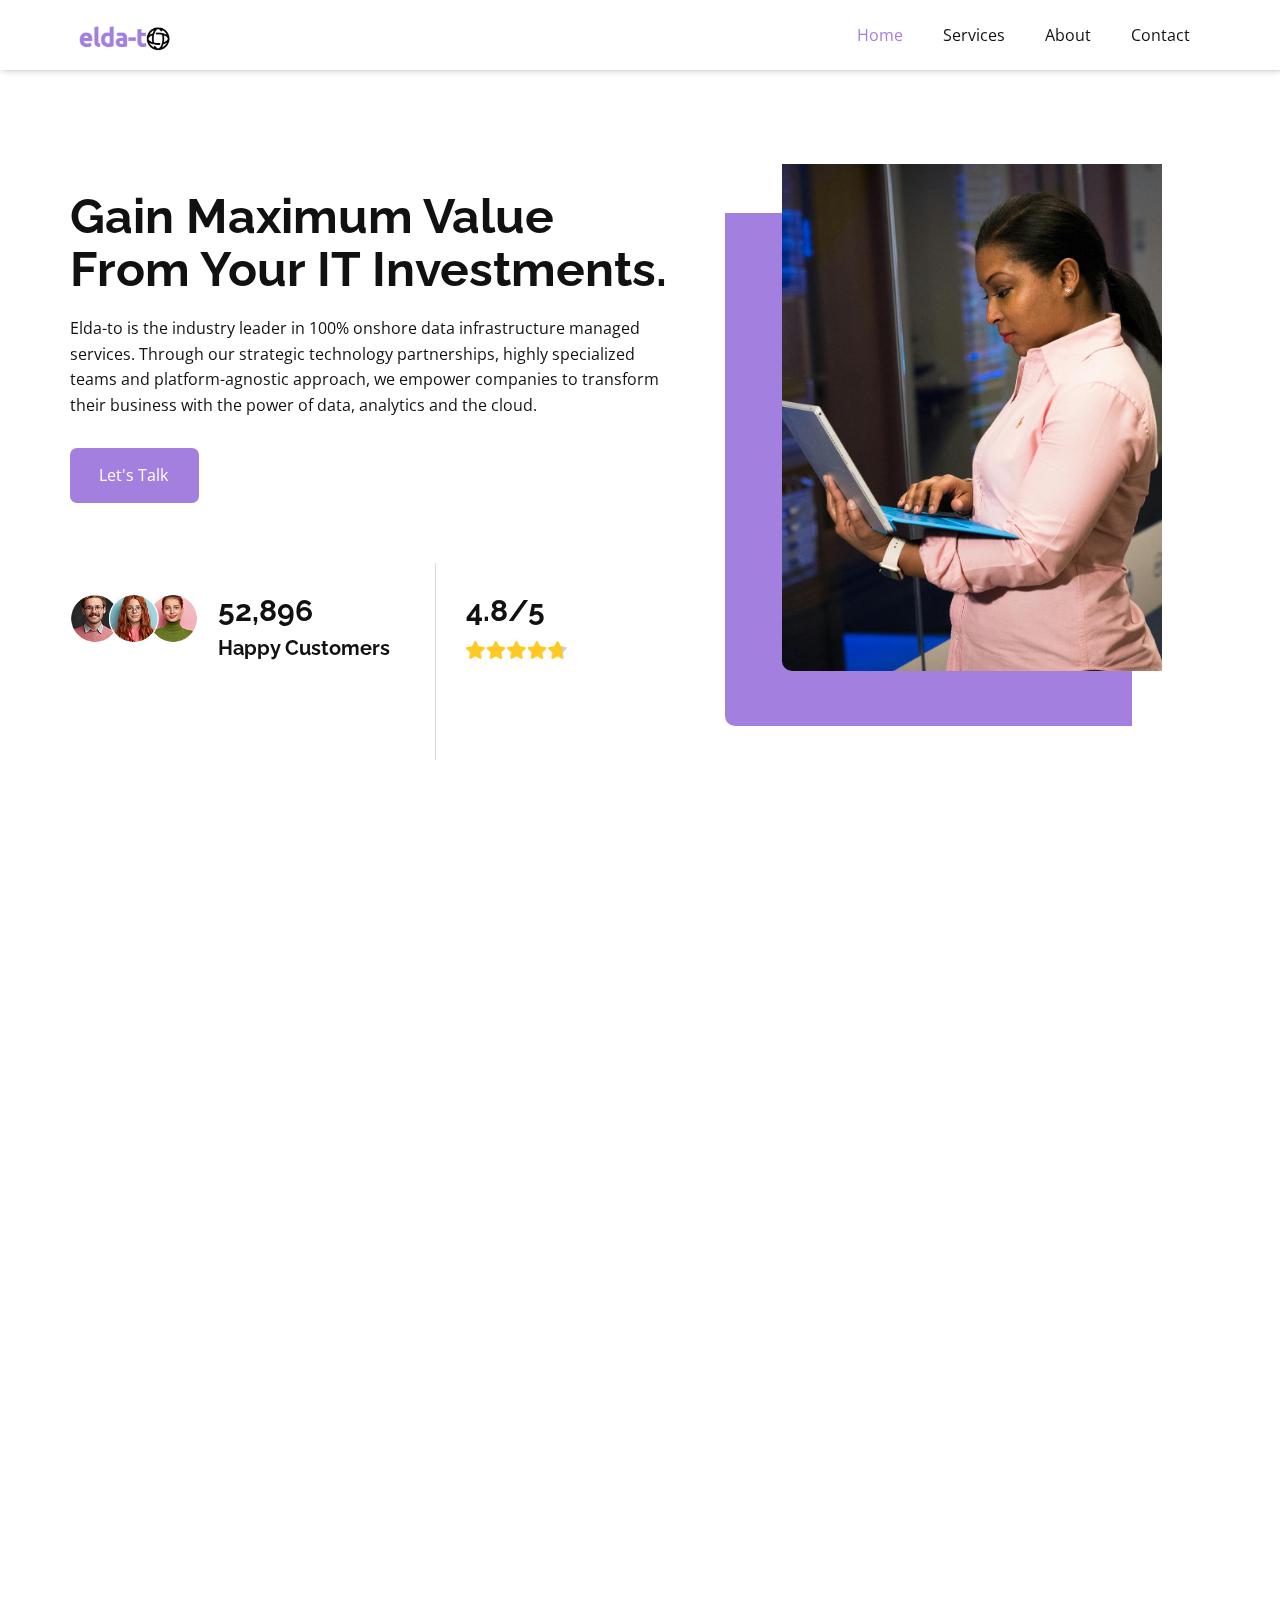
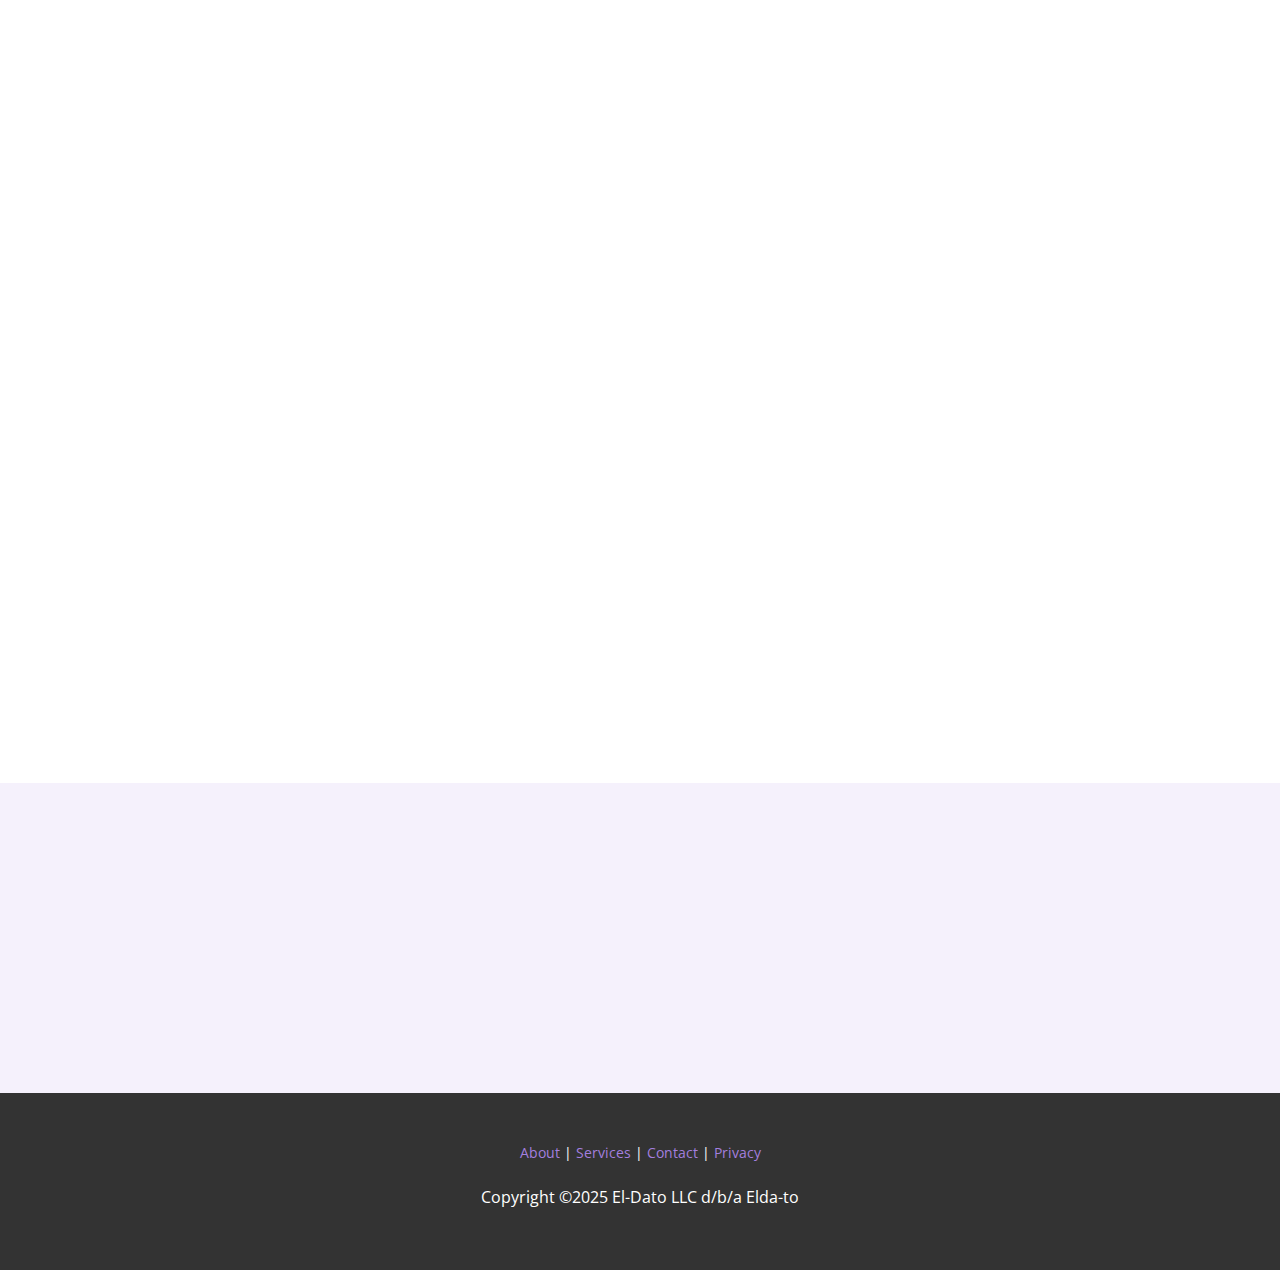
<file: index.html>
<!DOCTYPE html>
<html style="font-size: 16px;" lang="en-US"><head>
    <meta name="viewport" content="width=device-width, initial-scale=1.0">
    <meta charset="utf-8">
    <meta name="keywords" content="​We Provide Best Virtual Assistant Service, ​Simplify Your Work with a Virtual Assistant Company, ​Your Questions Answered, How It Works, Our Clients Say, ​Top Reasons to Partner With Us, ​Ready to Transform Your Productivity?, ​&nbsp;&nbsp;Let&amp;apos;s talk">
    <meta name="description" content="​Elda-to is the industry leader in 100% onshore data infrastructure managed services. Through our strategic technology partnerships, highly specialized teams and platform-agnostic approach, we empower companies to transform their business with the power of data, analytics and the cloud.">
    <title>Home</title>
    <link rel="stylesheet" href="nicepage.css" media="screen">
<link rel="stylesheet" href="index.css" media="screen">
    <script class="u-script" type="text/javascript" src="jquery.js" defer=""></script>
    <script class="u-script" type="text/javascript" src="nicepage.js" defer=""></script>
    <meta name="generator" content="Nicepage 7.2.3, nicepage.com">
    <link rel="icon" href="images/favicon.ico">
    
    
    
    
    
    
    <link id="u-theme-google-font" rel="stylesheet" href="https://fonts.googleapis.com/css?family=Raleway:100,100i,200,200i,300,300i,400,400i,500,500i,600,600i,700,700i,800,800i,900,900i|Open+Sans:300,300i,400,400i,500,500i,600,600i,700,700i,800,800i">
    <script type="application/ld+json">{
		"@context": "http://schema.org",
		"@type": "Organization",
		"name": "elda-to",
		"logo": "images/logo.png"
}</script>
    <meta name="theme-color" content="#a37fdf">
    <meta property="og:title" content="Home">
    <meta property="og:description" content="​Elda-to is the industry leader in 100% onshore data infrastructure managed services. Through our strategic technology partnerships, highly specialized teams and platform-agnostic approach, we empower companies to transform their business with the power of data, analytics and the cloud.">
    <meta property="og:type" content="website">
  <meta data-intl-tel-input-cdn-path="intlTelInput/"></head>
  <body data-home-page="Home.html" data-home-page-title="Home" data-path-to-root="./" data-include-products="false" class="u-body u-xl-mode" data-lang="en"><header class="u-box-shadow u-clearfix u-header u-sticky u-sticky-c739 u-white u-header" id="sec-5bce"><div class="u-clearfix u-sheet u-valign-middle u-sheet-1">
        <a href="./" data-page-id="727101543" class="u-image u-logo u-image-1" data-image-width="165" data-image-height="50" title="Home">
          <img src="images/logo.png" class="u-logo-image u-logo-image-1">
        </a>
        <nav class="u-menu u-menu-dropdown u-offcanvas u-menu-1">
          <div class="menu-collapse" style="font-size: 1rem; letter-spacing: 0px;">
            <a class="u-button-style u-custom-left-right-menu-spacing u-custom-padding-bottom u-custom-top-bottom-menu-spacing u-hamburger-link u-nav-link u-text-active-palette-1-base u-text-hover-palette-2-base" href="#">
              <svg class="u-svg-link" viewBox="0 0 24 24"><use xlink:href="#menu-hamburger"></use></svg>
              <svg class="u-svg-content" version="1.1" id="menu-hamburger" viewBox="0 0 16 16" x="0px" y="0px" xmlns:xlink="http://www.w3.org/1999/xlink" xmlns="http://www.w3.org/2000/svg"><g><rect y="1" width="16" height="2"></rect><rect y="7" width="16" height="2"></rect><rect y="13" width="16" height="2"></rect>
</g></svg>
            </a>
          </div>
          <div class="u-custom-menu u-nav-container">
            <ul class="u-nav u-unstyled u-nav-1"><li class="u-nav-item"><a class="u-button-style u-nav-link u-text-active-palette-1-base u-text-hover-palette-2-base" href="./" style="padding: 10px 20px;">Home</a>
</li><li class="u-nav-item"><a class="u-button-style u-nav-link u-text-active-palette-1-base u-text-hover-palette-2-base" href="#" style="padding: 10px 20px;">Services</a><div class="u-nav-popup"><ul class="u-h-spacing-20 u-nav u-unstyled u-v-spacing-10 u-nav-2"><li class="u-nav-item"><a class="u-button-style u-nav-link u-white" href="Application.html">Application</a>
</li><li class="u-nav-item"><a class="u-button-style u-nav-link u-white" href="Cloud.html">Cloud</a>
</li><li class="u-nav-item"><a class="u-button-style u-nav-link u-white" href="Cybersecurity.html">Cybersecuity</a>
</li><li class="u-nav-item"><a class="u-button-style u-nav-link u-white" href="Database.html">Database</a>
</li><li class="u-nav-item"><a class="u-button-style u-nav-link u-white" href="Data-Analytics.html">Data Analytics</a>
</li></ul>
</div>
</li><li class="u-nav-item"><a class="u-button-style u-nav-link u-text-active-palette-1-base u-text-hover-palette-2-base" href="About.html" style="padding: 10px 20px;">About</a>
</li><li class="u-nav-item"><a class="u-button-style u-nav-link u-text-active-palette-1-base u-text-hover-palette-2-base" href="Contact.html" style="padding: 10px 20px;">Contact</a>
</li></ul>
          </div>
          <div class="u-custom-menu u-nav-container-collapse">
            <div class="u-black u-container-style u-inner-container-layout u-opacity u-opacity-95 u-sidenav">
              <div class="u-inner-container-layout u-sidenav-overflow">
                <div class="u-menu-close"></div>
                <ul class="u-align-center u-nav u-popupmenu-items u-unstyled u-nav-3"><li class="u-nav-item"><a class="u-button-style u-nav-link" href="./">Home</a>
</li><li class="u-nav-item"><a class="u-button-style u-nav-link" href="#">Services</a><div class="u-nav-popup"><ul class="u-h-spacing-20 u-nav u-unstyled u-v-spacing-10 u-nav-4"><li class="u-nav-item"><a class="u-button-style u-nav-link" href="Application.html">Application</a>
</li><li class="u-nav-item"><a class="u-button-style u-nav-link" href="Cloud.html">Cloud</a>
</li><li class="u-nav-item"><a class="u-button-style u-nav-link" href="Cybersecurity.html">Cybersecuity</a>
</li><li class="u-nav-item"><a class="u-button-style u-nav-link" href="Database.html">Database</a>
</li><li class="u-nav-item"><a class="u-button-style u-nav-link" href="Data-Analytics.html">Data Analytics</a>
</li></ul>
</div>
</li><li class="u-nav-item"><a class="u-button-style u-nav-link" href="About.html">About</a>
</li><li class="u-nav-item"><a class="u-button-style u-nav-link" href="Contact.html">Contact</a>
</li></ul>
              </div>
            </div>
            <div class="u-black u-menu-overlay u-opacity u-opacity-70"></div>
          </div>
        </nav>
      </div><style class="u-sticky-style" data-style-id="c739">.u-sticky-fixed.u-sticky-c739, .u-body.u-sticky-fixed .u-sticky-c739 {
box-shadow: 5px 5px 20px 0 rgba(0,0,0,0.4) !important
}</style></header>
    <section class="u-clearfix u-container-align-center u-section-1" id="sec-f0ff">
      <div class="u-clearfix u-sheet u-sheet-1">
        <div class="data-layout-selected u-clearfix u-expanded-width u-layout-wrap u-layout-wrap-1">
          <div class="u-layout">
            <div class="u-layout-row">
              <div class="u-size-31-sm u-size-31-xs u-size-33-lg u-size-33-xl u-size-60-md">
                <div class="u-layout-col">
                  <div class="u-size-40">
                    <div class="u-layout-row">
                      <div class="u-container-style u-layout-cell u-size-60 u-layout-cell-1" data-animation-name="customAnimationIn" data-animation-duration="1500" data-animation-delay="200">
                        <div class="u-container-layout u-valign-middle u-container-layout-1">
                          <h2 class="u-text u-text-default u-text-1"> Gain Maximum Value From Your IT Investments.</h2>
                          <p class="u-text u-text-default u-text-2"> Elda-to is the industry leader in 100% onshore data infrastructure managed services. Through our strategic technology partnerships, highly specialized teams and platform-agnostic approach, we empower companies to transform their business with the power of data, analytics and the cloud.</p>
                          <a href="Contact.html" data-page-id="219253761" class="u-btn u-button-style u-radius u-btn-1">Let's Talk</a>
                        </div>
                      </div>
                    </div>
                  </div>
                  <div class="u-size-20">
                    <div class="u-layout-row">
                      <div class="u-container-style u-layout-cell u-size-35 u-layout-cell-2" data-animation-name="customAnimationIn" data-animation-duration="1500" data-animation-delay="500">
                        <div class="u-border-1 u-border-grey-15 u-border-no-bottom u-border-no-left u-border-no-top u-container-layout u-container-layout-2">
                          <img class="u-image u-image-contain u-image-default u-preserve-proportions u-image-1" src="images/items4.png" alt="" data-image-width="208" data-image-height="81">
                          <h3 class="u-text u-text-3" data-animation-name="counter" data-animation-event="scroll" data-animation-duration="3000"> 64,739</h3>
                          <h5 class="u-text u-text-4"> Happy Customers</h5>
                        </div>
                      </div>
                      <div class="u-container-style u-layout-cell u-size-25 u-layout-cell-3" data-animation-name="customAnimationIn" data-animation-duration="1500" data-animation-delay="500">
                        <div class="u-container-layout u-container-layout-3">
                          <h3 class="u-text u-text-default u-text-5"> 4.8/5</h3>
                          <img class="u-image u-image-contain u-image-default u-preserve-proportions u-image-2" src="images/stars.png" alt="" data-image-width="236" data-image-height="42">
                        </div>
                      </div>
                    </div>
                  </div>
                </div>
              </div>
              <div class="u-size-27-lg u-size-27-xl u-size-29-sm u-size-29-xs u-size-60-md">
                <div class="u-layout-col">
                  <div class="u-container-style u-layout-cell u-size-60 u-layout-cell-4">
                    <div class="u-container-layout u-valign-middle u-container-layout-4">
                      <div class="custom-expanded u-palette-1-base u-radius u-shape u-shape-round u-shape-1" data-animation-name="customAnimationIn" data-animation-duration="1500" data-animation-delay="500"></div>
                      <img class="u-image u-image-round u-radius u-image-3" src="images/pexels-divinetechygirl-1181341.jpg" alt="" data-image-width="6016" data-image-height="4016" data-animation-name="flipIn" data-animation-duration="1200" data-animation-delay="0" data-animation-direction="X">
                    </div>
                  </div>
                </div>
              </div>
            </div>
          </div>
        </div>
      </div>
    </section>
    <section class="u-clearfix u-container-align-center u-section-2" id="sec-e104">
      <div class="u-clearfix u-sheet u-valign-middle u-sheet-1">
        <div class="data-layout-selected u-clearfix u-expanded-width u-gutter-24 u-layout-wrap u-layout-wrap-1">
          <div class="u-gutter-0 u-layout">
            <div class="u-layout-col">
              <div class="u-size-30">
                <div class="u-layout-row">
                  <div class="u-container-style u-layout-cell u-size-20 u-size-30-md u-layout-cell-1" data-animation-name="flipIn" data-animation-duration="1500" data-animation-delay="800" data-animation-direction="X">
                    <div class="u-container-layout u-valign-middle u-container-layout-1">
                      <h3 class="u-text u-text-default u-text-palette-1-base u-text-1"> Our Services<br>
                        <br>
                      </h3>
                      <p class="u-text u-text-default u-text-2">Experience the full potential of your business with Elda-to solutions. We provide unparalleled expertise across database, cloud, and business intelligence services.</p>
                      <a href="Contact.html" data-page-id="219253761" class="u-btn u-button-style u-radius u-btn-1"> Get started</a>
                    </div>
                  </div>
                  <div class="u-container-style u-layout-cell u-size-20 u-size-30-md u-layout-cell-2" data-animation-name="customAnimationIn" data-animation-duration="1200" data-animation-delay="0">
                    <div class="u-border-2 u-border-grey-10 u-container-layout u-valign-top u-container-layout-2">
                      <span class="u-align-left u-file-icon u-icon u-text-palette-1-base u-icon-1">
                        <img src="images/8111527-cfa0e75b.png" alt="">
                      </span>
                      <h4 class="u-align-left u-text u-text-default u-text-palette-1-base u-text-3">Cloud Services</h4>
                      <p class="u-align-left u-text u-text-default u-text-4">Get&nbsp;the expertise, insights and support you need to conquer the cloud with confidence.</p>
                      <a href="Cloud.html" data-page-id="80880388" class="u-active-none u-align-left u-border-active-palette-1-base u-border-hover-palette-1-base u-border-none u-btn u-button-style u-hover-none u-none u-text-active-black u-text-hover-black u-text-palette-1-base u-btn-2"> Learn More&nbsp;&nbsp;<span class="u-file-icon u-icon u-text-palette-1-base">
                          <img src="images/4.png" alt="">
                        </span>
                      </a>
                    </div>
                  </div>
                  <div class="u-container-style u-layout-cell u-size-20 u-size-60-md u-layout-cell-3" data-animation-name="customAnimationIn" data-animation-duration="1200" data-animation-delay="0">
                    <div class="u-border-2 u-border-grey-10 u-container-layout u-valign-top u-container-layout-3">
                      <span class="u-align-left u-file-icon u-icon u-text-palette-1-base u-icon-3">
                        <img src="images/15113284-93c023cd.png" alt="">
                      </span>
                      <h4 class="u-align-left u-text u-text-default u-text-palette-1-base u-text-5">Database Services</h4>
                      <p class="u-align-left u-text u-text-default u-text-6">Turn your database in into a poowerful differentiator with Elda-to's flexible, fully managed database service.</p>
                      <a href="Database.html" data-page-id="51917770" class="u-active-none u-align-left u-border-active-palette-1-base u-border-hover-palette-1-base u-border-none u-btn u-button-style u-hover-none u-none u-text-active-black u-text-hover-black u-text-palette-1-base u-btn-3"> Learn More&nbsp;&nbsp;<span class="u-file-icon u-icon u-text-palette-1-base">
                          <img src="images/4.png" alt="">
                        </span>
                      </a>
                    </div>
                  </div>
                </div>
              </div>
              <div class="u-size-30">
                <div class="u-layout-row">
                  <div class="u-container-style u-layout-cell u-size-20 u-size-30-md u-layout-cell-4" data-animation-name="customAnimationIn" data-animation-duration="1500" data-animation-delay="500">
                    <div class="u-border-2 u-border-grey-10 u-container-layout u-valign-top u-container-layout-4">
                      <span class="u-align-left u-file-icon u-icon u-text-palette-1-base u-icon-5">
                        <img src="images/686317-ca04ed73.png" alt="">
                      </span>
                      <h4 class="u-align-left u-text u-text-default u-text-palette-1-base u-text-7">Application Services</h4>
                      <p class="u-align-left u-text u-text-default u-text-8">Maximize the impact of your business-critical applications with Elda-to's application managed services. </p>
                      <a href="Application.html" data-page-id="307401505" class="u-active-none u-align-left u-border-active-palette-1-base u-border-hover-palette-1-base u-border-none u-btn u-button-style u-hover-none u-none u-text-active-black u-text-hover-black u-text-palette-1-base u-btn-4"> Learn More&nbsp;&nbsp;<span class="u-file-icon u-icon u-text-palette-1-base">
                          <img src="images/4.png" alt="">
                        </span>
                      </a>
                    </div>
                  </div>
                  <div class="u-container-style u-layout-cell u-size-20 u-size-30-md u-layout-cell-5" data-animation-name="customAnimationIn" data-animation-duration="1500" data-animation-delay="500">
                    <div class="u-border-2 u-border-grey-10 u-container-layout u-valign-top u-container-layout-5">
                      <span class="u-align-left u-file-icon u-icon u-text-palette-1-base u-icon-7">
                        <img src="images/1369153-c7413573.png" alt="">
                      </span>
                      <h4 class="u-align-left u-text u-text-default u-text-palette-1-base u-text-9">Data Analytics Services</h4>
                      <p class="u-align-left u-text u-text-default u-text-10">Turn business-critical data into actionable insights with Elda-to's data analytics and reporting services.</p>
                      <a href="Data-Analytics.html" data-page-id="51794098" class="u-active-none u-align-left u-border-active-palette-1-base u-border-hover-palette-1-base u-border-none u-btn u-button-style u-hover-none u-none u-text-active-black u-text-hover-black u-text-palette-1-base u-btn-5"> Learn More&nbsp;&nbsp;<span class="u-file-icon u-icon u-text-palette-1-base">
                          <img src="images/4.png" alt="">
                        </span>
                      </a>
                    </div>
                  </div>
                  <div class="u-container-style u-layout-cell u-size-20 u-size-60-md u-layout-cell-6" data-animation-name="customAnimationIn" data-animation-duration="1500" data-animation-delay="500">
                    <div class="u-border-2 u-border-grey-10 u-container-layout u-valign-top u-container-layout-6">
                      <span class="u-align-left u-file-icon u-icon u-text-palette-1-base u-icon-9">
                        <img src="images/1858338-1f2c8a04.png" alt="">
                      </span>
                      <h4 class="u-align-left u-text u-text-default u-text-palette-1-base u-text-11">Cybersecurity</h4>
                      <p class="u-align-left u-text u-text-default u-text-12">Get&nbsp;industry knowledge and proven methodologies for building resilient security programs .</p>
                      <a href="Cybersecurity.html" data-page-id="830606397" class="u-active-none u-align-left u-border-active-palette-1-base u-border-hover-palette-1-base u-border-none u-btn u-button-style u-hover-none u-none u-text-active-black u-text-hover-black u-text-palette-1-base u-btn-6"> Learn More&nbsp;&nbsp;<span class="u-file-icon u-icon u-text-palette-1-base">
                          <img src="images/4.png" alt="">
                        </span>
                      </a>
                    </div>
                  </div>
                </div>
              </div>
            </div>
          </div>
        </div>
      </div>
    </section>
    <section class="u-clearfix u-container-align-left-md u-container-align-left-sm u-container-align-left-xs u-section-3" id="carousel_5526">
      <div class="u-clearfix u-sheet u-sheet-1">
        <div class="u-container-style u-expanded-width-md u-expanded-width-xs u-group u-shape-rectangle u-group-1" data-animation-name="customAnimationIn" data-animation-duration="1500" data-animation-delay="500">
          <div class="u-container-layout u-container-layout-1">
            <div class="custom-expanded u-palette-1-base u-radius u-shape u-shape-round u-shape-1"></div>
            <img class="u-image u-image-round u-radius u-image-1" src="images/pexels-divinetechygirl-1181496.jpg" alt="" data-image-width="4016" data-image-height="6016">
          </div>
        </div>
        <h2 class="u-align-left-md u-align-left-sm u-align-left-xs u-text u-text-1" data-animation-name="customAnimationIn" data-animation-duration="1500" data-animation-delay="700">The Core Values Behind Americas #1 DBA &amp; Cloud MSP</h2>
        <p class="u-align-left-md u-align-left-sm u-align-left-xs u-text u-text-2" data-animation-name="customAnimationIn" data-animation-duration="1500" data-animation-delay="500"> At Elda-to, we're dedicated to providing the best onshore DBA&nbsp;and cloud services possible. Here are the core values that drive our efforts and spark innovation for our clients.</p>
        <div class="u-expanded-width-md u-expanded-width-sm u-expanded-width-xs u-list u-list-1">
          <div class="u-repeater u-repeater-1">
            <div class="u-container-align-left u-container-style u-list-item u-repeater-item u-list-item-1" data-animation-name="customAnimationIn" data-animation-duration="1500" data-animation-delay="500">
              <div class="u-container-layout u-similar-container u-valign-top u-container-layout-2">
                <p class="u-align-left u-text u-text-3"> &nbsp;<span class="u-file-icon u-icon u-text-palette-1-base u-icon-1">
                    <img src="images/152352-d43c6772.png" alt="">
                  </span> Dedication
                </p>
              </div>
            </div>
            <div class="u-container-align-left u-container-style u-list-item u-repeater-item u-list-item-2" data-animation-name="customAnimationIn" data-animation-duration="1500" data-animation-delay="500">
              <div class="u-container-layout u-similar-container u-valign-top u-container-layout-3">
                <p class="u-align-left u-text u-text-4"> &nbsp;<span class="u-file-icon u-icon u-text-palette-1-base u-icon-2">
                    <img src="images/152352-d43c6772.png" alt="">
                  </span>&nbsp;​​Flexibility
                </p>
              </div>
            </div>
            <div class="u-container-align-left u-container-style u-list-item u-repeater-item u-list-item-3" data-animation-name="customAnimationIn" data-animation-duration="1500" data-animation-delay="500">
              <div class="u-container-layout u-similar-container u-valign-top u-container-layout-4">
                <p class="u-align-left u-text u-text-5"> &nbsp;<span class="u-file-icon u-icon u-text-palette-1-base u-icon-3">
                    <img src="images/152352-d43c6772.png" alt="">
                  </span>&nbsp;​Accountability
                </p>
              </div>
            </div>
            <div class="u-container-align-left u-container-style u-list-item u-repeater-item u-list-item-4" data-animation-name="customAnimationIn" data-animation-duration="1500" data-animation-delay="500">
              <div class="u-container-layout u-similar-container u-valign-top u-container-layout-5">
                <p class="u-align-left u-text u-text-6"> &nbsp;<span class="u-file-icon u-icon u-text-palette-1-base u-icon-4">
                    <img src="images/152352-d43c6772.png" alt="">
                  </span>&nbsp;​Teamwork
                </p>
              </div>
            </div>
          </div>
        </div>
        <a href="About.html" data-page-id="8295660" class="u-align-left-md u-align-left-sm u-align-left-xs u-btn u-button-style u-radius u-btn-1" data-animation-name="customAnimationIn" data-animation-duration="1500" data-animation-delay="200"> About Us</a>
      </div>
    </section>
    <section class="u-clearfix u-container-align-center u-palette-1-light-3 u-valign-middle u-section-4" id="carousel_cd14">
      <div class="custom-expanded u-list u-list-1">
        <div class="u-repeater u-repeater-1">
          <div class="u-container-style u-list-item u-repeater-item u-list-item-1" data-animation-name="customAnimationIn" data-animation-duration="1000" data-animation-delay="200">
            <div class="u-container-layout u-similar-container u-valign-middle-sm u-valign-middle-xs u-container-layout-1">
              <h3 class="u-align-left u-text u-text-palette-1-base u-text-1" data-animation-name="counter" data-animation-event="scroll" data-animation-duration="250">5x</h3>
              <h6 class="u-align-left u-text u-text-2"> More IT projects completed with our Fractional CIO over 2 years for a specialty insurance provider.</h6>
            </div>
          </div>
          <div class="u-container-align-left u-container-style u-list-item u-repeater-item u-list-item-2" data-animation-name="customAnimationIn" data-animation-duration="1000" data-animation-delay="200">
            <div class="u-container-layout u-similar-container u-valign-middle-sm u-valign-middle-xs u-container-layout-2">
              <h3 class="u-align-left u-text u-text-palette-1-base u-text-3" data-animation-name="counter" data-animation-event="scroll" data-animation-duration="250">60%</h3>
              <h6 class="u-align-left u-text u-text-4"> Savings in staffing costs incurred by nonprofit organizations utilizing cross-database team support.</h6>
            </div>
          </div>
          <div class="u-container-style u-list-item u-repeater-item u-list-item-3" data-animation-name="customAnimationIn" data-animation-duration="1000" data-animation-delay="200">
            <div class="u-container-layout u-similar-container u-valign-middle-sm u-valign-middle-xs u-container-layout-3">
              <h3 class="u-align-left u-text u-text-palette-1-base u-text-5" data-animation-name="counter" data-animation-event="scroll" data-animation-duration="250">$50k</h3>
              <h6 class="u-align-left u-text u-text-6"> Cost avoidance by utility companies identified through an Oracle licensing pre-compliance audit.</h6>
            </div>
          </div>
          <div class="u-container-style u-list-item u-repeater-item u-list-item-4" data-animation-name="customAnimationIn" data-animation-duration="1000" data-animation-delay="200">
            <div class="u-container-layout u-similar-container u-valign-middle-sm u-valign-middle-xs u-container-layout-4">
              <h3 class="u-align-left u-text u-text-palette-1-base u-text-7" data-animation-name="counter" data-animation-event="scroll" data-animation-duration="250">70%</h3>
              <h6 class="u-align-left u-text u-text-8"> Improvement in performance tuning and query optimization for multinational specialty insurance provider.</h6>
            </div>
          </div>
        </div>
      </div>
    </section>
    
    
    
    <footer class="u-align-center u-clearfix u-container-align-center u-footer u-grey-80 u-footer" id="sec-553b"><div class="u-clearfix u-sheet u-sheet-1">
        <p class="u-align-center u-small-text u-text u-text-variant u-text-1">
          <a href="About.html" data-page-id="8295660" class="u-active-none u-border-none u-btn u-button-link u-button-style u-hover-none u-none u-text-palette-1-base u-btn-1">About </a>| <a href="./#sec-e104" data-page-id="727101543" class="u-active-none u-border-none u-btn u-button-link u-button-style u-hover-none u-none u-text-palette-1-base u-btn-2">Services</a> | <a href="Contact.html" data-page-id="219253761" class="u-active-none u-border-none u-btn u-button-link u-button-style u-hover-none u-none u-text-palette-1-base u-btn-3">Contact</a> |&nbsp;<a href="Privacy-Policy.html" data-page-id="17024920" class="u-active-none u-border-none u-btn u-button-link u-button-style u-hover-none u-none u-text-palette-1-base u-btn-4">Privacy</a>
          <br>
        </p>
        <p class="u-align-center u-text u-text-2"> Copyright ​©2025 El-Dato LLC d/b/a Elda-to</p>
      </div></footer>
  
</body></html>
</file>
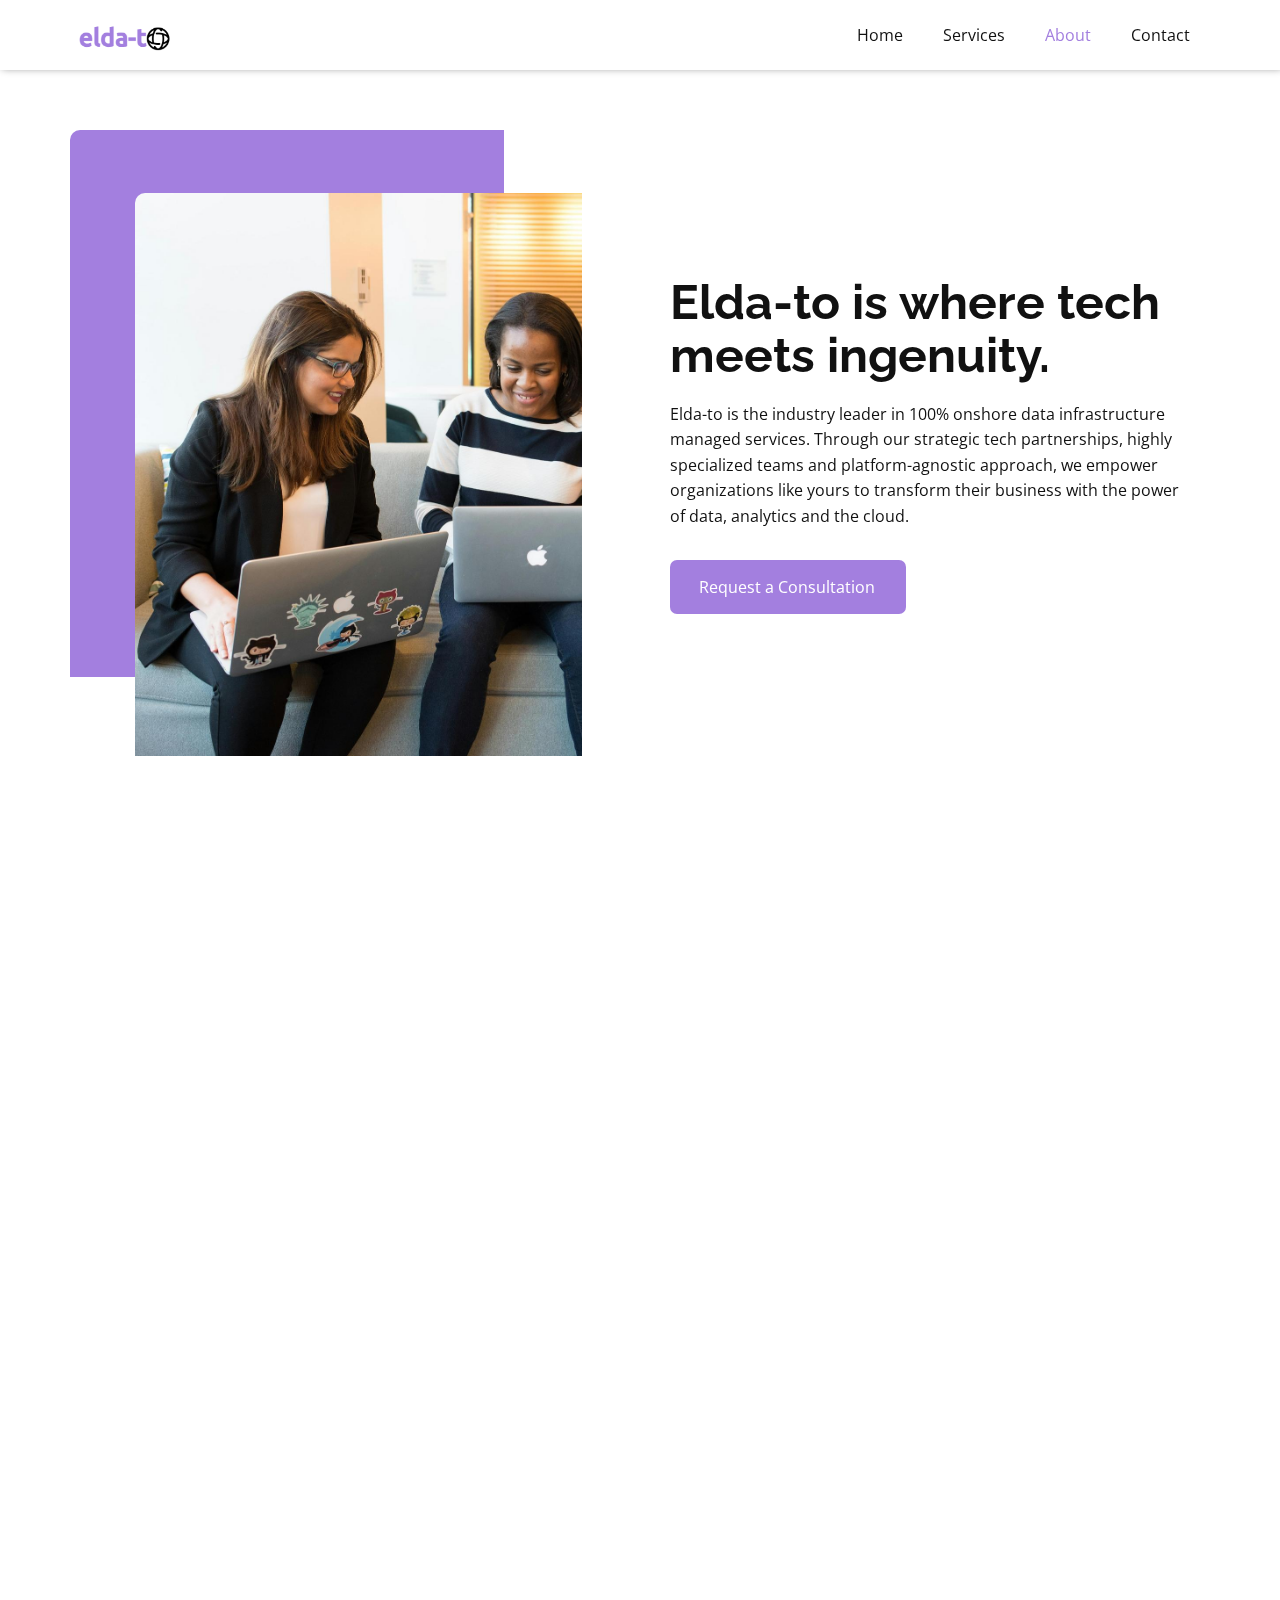
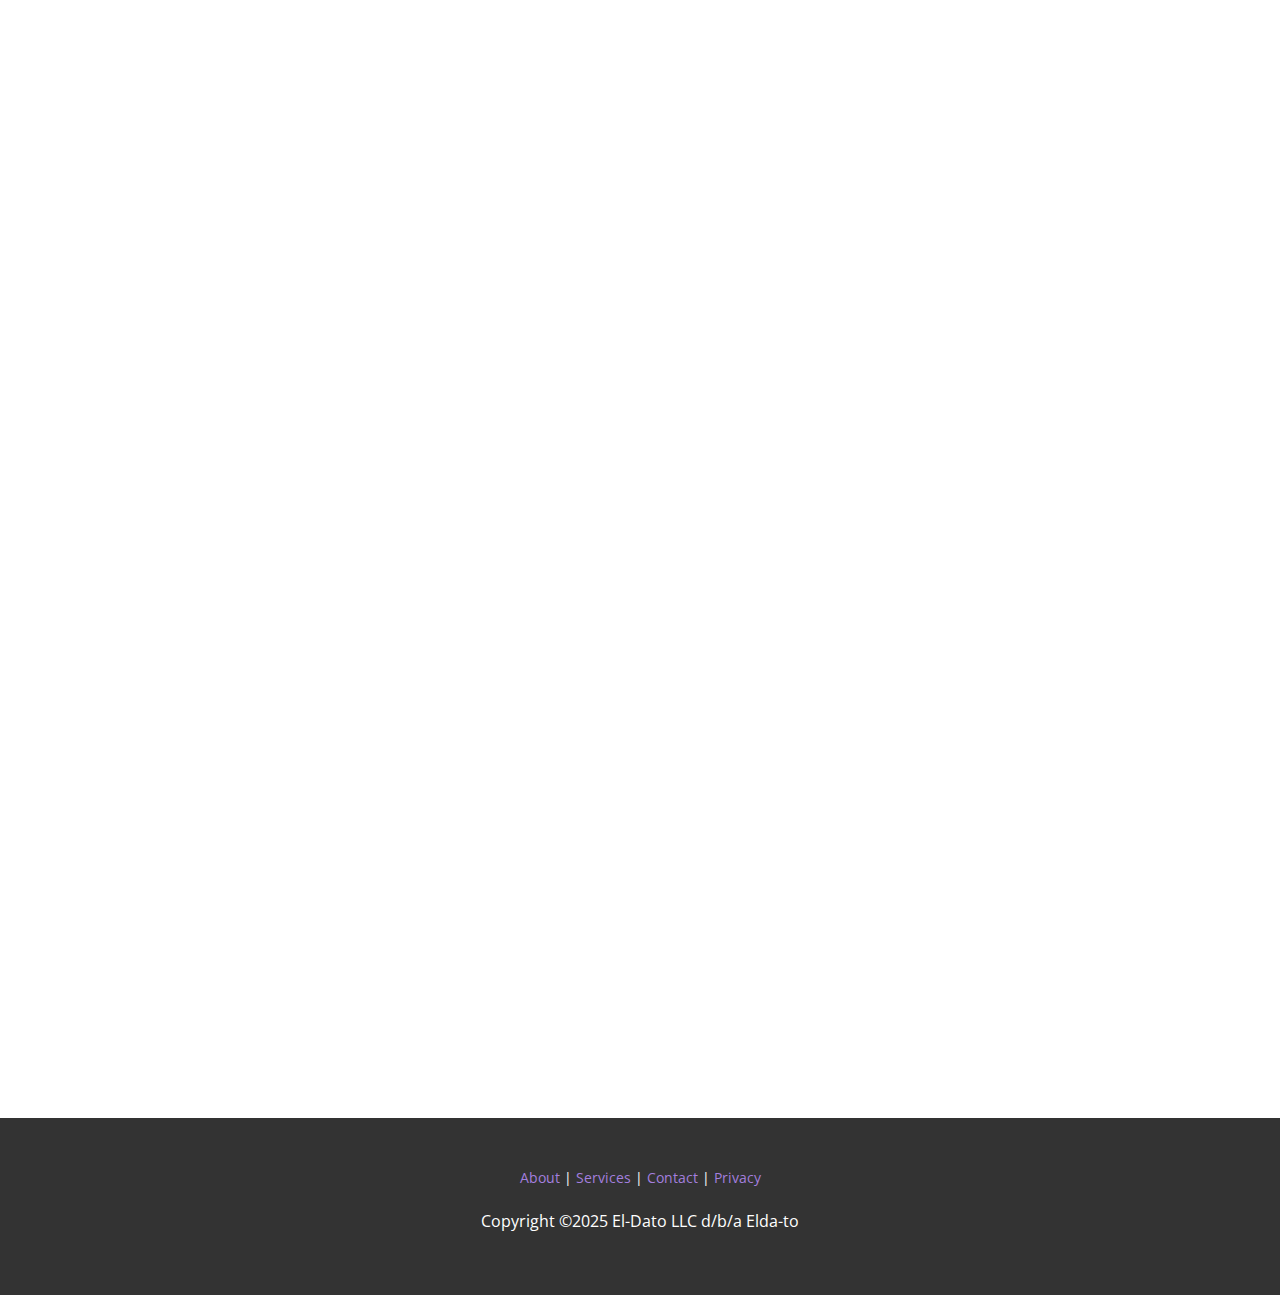
<file: About.html>
<!DOCTYPE html>
<html style="font-size: 16px;" lang="en-US"><head>
    <meta name="viewport" content="width=device-width, initial-scale=1.0">
    <meta charset="utf-8">
    <meta name="keywords" content="​Meet the Experts Behind Your Success, ​Top Reasons to Partner With Us, ​How can we help your business?, ​Why become our partner?, ​People are talking about us, Our Clients Say, ​&nbsp;&nbsp;Let&amp;apos;s talk">
    <meta name="description" content="​Elda-to is the industry leader in 100% onshore data infrastructure managed services. Through our strategic technology partnerships, highly specialized teams and platform-agnostic approach, we empower companies to transform their business with the power of data, analytics and the cloud.">
    <title>About</title>
    <link rel="stylesheet" href="nicepage.css" media="screen">
<link rel="stylesheet" href="About.css" media="screen">
    <script class="u-script" type="text/javascript" src="jquery.js" defer=""></script>
    <script class="u-script" type="text/javascript" src="nicepage.js" defer=""></script>
    <meta name="generator" content="Nicepage 7.2.3, nicepage.com">
    <link rel="icon" href="images/favicon.ico">
    
    
    
    
    
    <link id="u-theme-google-font" rel="stylesheet" href="https://fonts.googleapis.com/css?family=Raleway:100,100i,200,200i,300,300i,400,400i,500,500i,600,600i,700,700i,800,800i,900,900i|Open+Sans:300,300i,400,400i,500,500i,600,600i,700,700i,800,800i">
    <script type="application/ld+json">{
		"@context": "http://schema.org",
		"@type": "Organization",
		"name": "elda-to",
		"logo": "images/logo.png"
}</script>
    <meta name="theme-color" content="#a37fdf">
    <meta property="og:title" content="About">
    <meta property="og:description" content="​Elda-to is the industry leader in 100% onshore data infrastructure managed services. Through our strategic technology partnerships, highly specialized teams and platform-agnostic approach, we empower companies to transform their business with the power of data, analytics and the cloud.">
    <meta property="og:type" content="website">
  <meta data-intl-tel-input-cdn-path="intlTelInput/"></head>
  <body data-path-to-root="./" data-include-products="false" class="u-body u-xl-mode" data-lang="en"><header class="u-box-shadow u-clearfix u-header u-sticky u-sticky-c739 u-white u-header" id="sec-5bce"><div class="u-clearfix u-sheet u-valign-middle u-sheet-1">
        <a href="./" data-page-id="727101543" class="u-image u-logo u-image-1" data-image-width="165" data-image-height="50" title="Home">
          <img src="images/logo.png" class="u-logo-image u-logo-image-1">
        </a>
        <nav class="u-menu u-menu-dropdown u-offcanvas u-menu-1">
          <div class="menu-collapse" style="font-size: 1rem; letter-spacing: 0px;">
            <a class="u-button-style u-custom-left-right-menu-spacing u-custom-padding-bottom u-custom-top-bottom-menu-spacing u-hamburger-link u-nav-link u-text-active-palette-1-base u-text-hover-palette-2-base" href="#">
              <svg class="u-svg-link" viewBox="0 0 24 24"><use xlink:href="#menu-hamburger"></use></svg>
              <svg class="u-svg-content" version="1.1" id="menu-hamburger" viewBox="0 0 16 16" x="0px" y="0px" xmlns:xlink="http://www.w3.org/1999/xlink" xmlns="http://www.w3.org/2000/svg"><g><rect y="1" width="16" height="2"></rect><rect y="7" width="16" height="2"></rect><rect y="13" width="16" height="2"></rect>
</g></svg>
            </a>
          </div>
          <div class="u-custom-menu u-nav-container">
            <ul class="u-nav u-unstyled u-nav-1"><li class="u-nav-item"><a class="u-button-style u-nav-link u-text-active-palette-1-base u-text-hover-palette-2-base" href="./" style="padding: 10px 20px;">Home</a>
</li><li class="u-nav-item"><a class="u-button-style u-nav-link u-text-active-palette-1-base u-text-hover-palette-2-base" href="#" style="padding: 10px 20px;">Services</a><div class="u-nav-popup"><ul class="u-h-spacing-20 u-nav u-unstyled u-v-spacing-10 u-nav-2"><li class="u-nav-item"><a class="u-button-style u-nav-link u-white" href="Application.html">Application</a>
</li><li class="u-nav-item"><a class="u-button-style u-nav-link u-white" href="Cloud.html">Cloud</a>
</li><li class="u-nav-item"><a class="u-button-style u-nav-link u-white" href="Cybersecurity.html">Cybersecuity</a>
</li><li class="u-nav-item"><a class="u-button-style u-nav-link u-white" href="Database.html">Database</a>
</li><li class="u-nav-item"><a class="u-button-style u-nav-link u-white" href="Data-Analytics.html">Data Analytics</a>
</li></ul>
</div>
</li><li class="u-nav-item"><a class="u-button-style u-nav-link u-text-active-palette-1-base u-text-hover-palette-2-base" href="About.html" style="padding: 10px 20px;">About</a>
</li><li class="u-nav-item"><a class="u-button-style u-nav-link u-text-active-palette-1-base u-text-hover-palette-2-base" href="Contact.html" style="padding: 10px 20px;">Contact</a>
</li></ul>
          </div>
          <div class="u-custom-menu u-nav-container-collapse">
            <div class="u-black u-container-style u-inner-container-layout u-opacity u-opacity-95 u-sidenav">
              <div class="u-inner-container-layout u-sidenav-overflow">
                <div class="u-menu-close"></div>
                <ul class="u-align-center u-nav u-popupmenu-items u-unstyled u-nav-3"><li class="u-nav-item"><a class="u-button-style u-nav-link" href="./">Home</a>
</li><li class="u-nav-item"><a class="u-button-style u-nav-link" href="#">Services</a><div class="u-nav-popup"><ul class="u-h-spacing-20 u-nav u-unstyled u-v-spacing-10 u-nav-4"><li class="u-nav-item"><a class="u-button-style u-nav-link" href="Application.html">Application</a>
</li><li class="u-nav-item"><a class="u-button-style u-nav-link" href="Cloud.html">Cloud</a>
</li><li class="u-nav-item"><a class="u-button-style u-nav-link" href="Cybersecurity.html">Cybersecuity</a>
</li><li class="u-nav-item"><a class="u-button-style u-nav-link" href="Database.html">Database</a>
</li><li class="u-nav-item"><a class="u-button-style u-nav-link" href="Data-Analytics.html">Data Analytics</a>
</li></ul>
</div>
</li><li class="u-nav-item"><a class="u-button-style u-nav-link" href="About.html">About</a>
</li><li class="u-nav-item"><a class="u-button-style u-nav-link" href="Contact.html">Contact</a>
</li></ul>
              </div>
            </div>
            <div class="u-black u-menu-overlay u-opacity u-opacity-70"></div>
          </div>
        </nav>
      </div><style class="u-sticky-style" data-style-id="c739">.u-sticky-fixed.u-sticky-c739, .u-body.u-sticky-fixed .u-sticky-c739 {
box-shadow: 5px 5px 20px 0 rgba(0,0,0,0.4) !important
}</style></header>
    <section class="u-clearfix u-container-align-center u-section-1" id="sec-f0ff">
      <div class="u-clearfix u-sheet u-valign-middle u-sheet-1">
        <div class="data-layout-selected u-clearfix u-expanded-width u-layout-wrap u-layout-wrap-1">
          <div class="u-gutter-0 u-layout">
            <div class="u-layout-row">
              <div class="u-container-align-left-xl u-container-style u-layout-cell u-size-30-lg u-size-30-xl u-size-60-md u-size-60-sm u-size-60-xs u-layout-cell-1" data-animation-name="fadeIn" data-animation-duration="1000" data-animation-delay="0">
                <div class="u-container-layout u-valign-top-xl u-container-layout-1">
                  <div class="custom-expanded u-palette-1-base u-radius u-shape u-shape-round u-shape-1" data-animation-name="customAnimationIn" data-animation-duration="1500" data-animation-delay="500"></div>
                  <img class="u-image u-image-round u-radius u-image-1" src="images/pexels-divinetechygirl-1181233.jpg" alt="" data-image-width="6016" data-image-height="4016" data-animation-name="flipIn" data-animation-duration="1200" data-animation-delay="0" data-animation-direction="X">
                </div>
              </div>
              <div class="u-container-align-left u-container-style u-layout-cell u-size-30-lg u-size-30-xl u-size-60-md u-size-60-sm u-size-60-xs u-layout-cell-2" data-animation-name="customAnimationIn" data-animation-duration="1500" data-animation-delay="500">
                <div class="u-container-layout u-valign-middle u-container-layout-2">
                  <h2 class="u-align-left u-text u-text-default u-text-1">Elda-to is where tech meets ingenuity.</h2>
                  <p class="u-align-left u-text u-text-default u-text-2"> Elda-to is the industry leader in 100% onshore data infrastructure managed services. Through our strategic tech partnerships, highly specialized teams and platform-agnostic approach, we empower organizations like yours to transform their business with the power of data, analytics and the cloud.</p>
                  <a href="Contact.html" data-page-id="219253761" class="u-align-left u-btn u-button-style u-radius u-btn-1"> Request a Consultation</a>
                </div>
              </div>
            </div>
          </div>
        </div>
      </div>
    </section>
    <section class="u-clearfix u-container-align-center u-section-2" id="carousel_9063">
      <div class="u-clearfix u-sheet u-sheet-1">
        <h2 class="u-align-center u-text u-text-default u-text-1" data-animation-name="customAnimationIn" data-animation-duration="1500" data-animation-delay="500"> Top Reasons to Work With Us</h2>
        <div class="u-align-left u-expanded-width u-layout-grid u-list u-list-1">
          <div class="u-repeater u-repeater-1">
            <div class="u-align-center u-container-align-center u-container-style u-list-item u-repeater-item u-shape-rectangle u-white u-list-item-1" data-animation-name="customAnimationIn" data-animation-duration="1500" data-animation-delay="500">
              <div class="u-container-layout u-similar-container u-container-layout-1">
                <h4 class="u-align-center u-text u-text-2"> Unrivaled Expertise</h4>
                <p class="u-align-center u-text u-text-3"> Elda-to employs experts with proven leadership, knowledge and industry experience.</p>
              </div>
            </div>
            <div class="u-align-center u-container-align-center u-container-style u-list-item u-repeater-item u-shape-rectangle u-video-cover u-white u-list-item-2" data-animation-name="customAnimationIn" data-animation-duration="1500" data-animation-delay="500">
              <div class="u-container-layout u-similar-container u-container-layout-2">
                <h4 class="u-align-center u-text u-text-4"> Extension of Team</h4>
                <p class="u-align-center u-text u-text-5"> We provide customers with dedicated experts who become true members of your team.</p>
              </div>
            </div>
            <div class="u-align-center u-container-align-center u-container-style u-list-item u-repeater-item u-shape-rectangle u-video-cover u-white u-list-item-3" data-animation-name="customAnimationIn" data-animation-duration="1500" data-animation-delay="500">
              <div class="u-container-layout u-similar-container u-container-layout-3">
                <h4 class="u-align-center u-text u-text-6"> Do More With Less</h4>
                <p class="u-align-center u-text u-text-7"> We work to optimize your systems, reduce costs, and drive business success - within budget.</p>
              </div>
            </div>
            <div class="u-align-center u-container-align-center u-container-style u-list-item u-repeater-item u-shape-rectangle u-video-cover u-white u-list-item-4" data-animation-name="customAnimationIn" data-animation-duration="1500" data-animation-delay="500">
              <div class="u-container-layout u-similar-container u-container-layout-4">
                <h4 class="u-align-center u-text u-text-8"> Onshore Support<br>
                </h4>
                <p class="u-align-center u-text u-text-9"> Our 100% onshore 24x7 support gives you the peace of mind to focus on growing your business.</p>
              </div>
            </div>
          </div>
        </div>
      </div>
      
      
      
    </section>
    <section class="u-clearfix u-container-align-center u-white u-section-3" id="carousel_8337">
      <div class="u-clearfix u-sheet u-valign-middle u-sheet-1">
        <div class="data-layout-selected u-clearfix u-expanded-width u-gutter-42 u-layout-wrap u-layout-wrap-1">
          <div class="u-layout">
            <div class="u-layout-row">
              <div class="u-size-30 u-size-60-md">
                <div class="u-layout-col">
                  <div class="u-align-left u-container-align-left u-container-style u-layout-cell u-size-40 u-layout-cell-1" data-animation-name="customAnimationIn" data-animation-duration="1500" data-animation-delay="500">
                    <div class="u-container-layout u-container-layout-1">
                      <h2 class="u-align-left u-text u-text-1" data-animation-name="fadeIn" data-animation-duration="1000" data-animation-direction="Down">Our Vision</h2>
                      <p class="u-align-left u-text u-text-2"> To be the catalyst for business growth through ethical and sustainable technology solutions.</p>
                    </div>
                  </div>
                  <div class="u-container-style u-layout-cell u-shape-rectangle u-size-20 u-layout-cell-2">
                    <div class="u-container-layout u-container-layout-2">
                      <div class="u-palette-1-base u-radius u-shape u-shape-round u-shape-1" data-animation-name="customAnimationIn" data-animation-duration="1500" data-animation-delay="500" data-animation-direction="Right"></div>
                      <img src="images/io.jpg" alt="" class="u-image u-image-round u-radius u-image-1" data-image-width="902" data-image-height="902" data-animation-name="customAnimationIn" data-animation-duration="1500" data-animation-direction="Up" data-animation-delay="500">
                    </div>
                  </div>
                </div>
              </div>
              <div class="u-size-30 u-size-60-md">
                <div class="u-layout-col">
                  <div class="u-container-style u-layout-cell u-size-20 u-layout-cell-3">
                    <div class="u-container-layout u-container-layout-3">
                      <div class="custom-expanded u-palette-1-base u-radius u-shape u-shape-round u-shape-2" data-animation-name="customAnimationIn" data-animation-duration="1500" data-animation-delay="250" data-animation-direction="Up"></div>
                      <img class="custom-expanded u-image u-image-round u-radius u-image-2" src="images/pexels-olly-3846638.jpg" data-image-width="7680" data-image-height="5120" data-animation-name="customAnimationIn" data-animation-duration="1500" data-animation-direction="Down" data-animation-delay="250">
                    </div>
                  </div>
                  <div class="u-align-left u-container-align-left u-container-style u-layout-cell u-size-40 u-layout-cell-4" data-animation-name="customAnimationIn" data-animation-duration="1500" data-animation-delay="500">
                    <div class="u-container-layout u-valign-middle u-container-layout-4">
                      <h2 class="u-align-left u-text u-text-3" data-animation-name="fadeIn" data-animation-duration="1000" data-animation-direction="Down">Our Mission</h2>
                      <p class="u-align-left u-text u-text-4"> We founded El-Dato with the firm belief that Managed IT Services plays a critical role in sustainably growing and scaling an organization. We know that capable tech professionals are in short supply, and our goal is to fill this gap in the ecosystem by ensuring access to skilled professionals on a fractional and affordable basis.&nbsp;</p>
                      <a href="./#sec-e104" data-page-id="727101543" class="u-align-left u-btn u-button-style u-radius u-btn-1">Our Services </a>
                    </div>
                  </div>
                </div>
              </div>
            </div>
          </div>
        </div>
      </div>
    </section>
    
    
    
    <footer class="u-align-center u-clearfix u-container-align-center u-footer u-grey-80 u-footer" id="sec-553b"><div class="u-clearfix u-sheet u-sheet-1">
        <p class="u-align-center u-small-text u-text u-text-variant u-text-1">
          <a href="About.html" data-page-id="8295660" class="u-active-none u-border-none u-btn u-button-link u-button-style u-hover-none u-none u-text-palette-1-base u-btn-1">About </a>| <a href="./#sec-e104" data-page-id="727101543" class="u-active-none u-border-none u-btn u-button-link u-button-style u-hover-none u-none u-text-palette-1-base u-btn-2">Services</a> | <a href="Contact.html" data-page-id="219253761" class="u-active-none u-border-none u-btn u-button-link u-button-style u-hover-none u-none u-text-palette-1-base u-btn-3">Contact</a> |&nbsp;<a href="Privacy-Policy.html" data-page-id="17024920" class="u-active-none u-border-none u-btn u-button-link u-button-style u-hover-none u-none u-text-palette-1-base u-btn-4">Privacy</a>
          <br>
        </p>
        <p class="u-align-center u-text u-text-2"> Copyright ​©2025 El-Dato LLC d/b/a Elda-to</p>
      </div></footer>
  
</body></html>
</file>
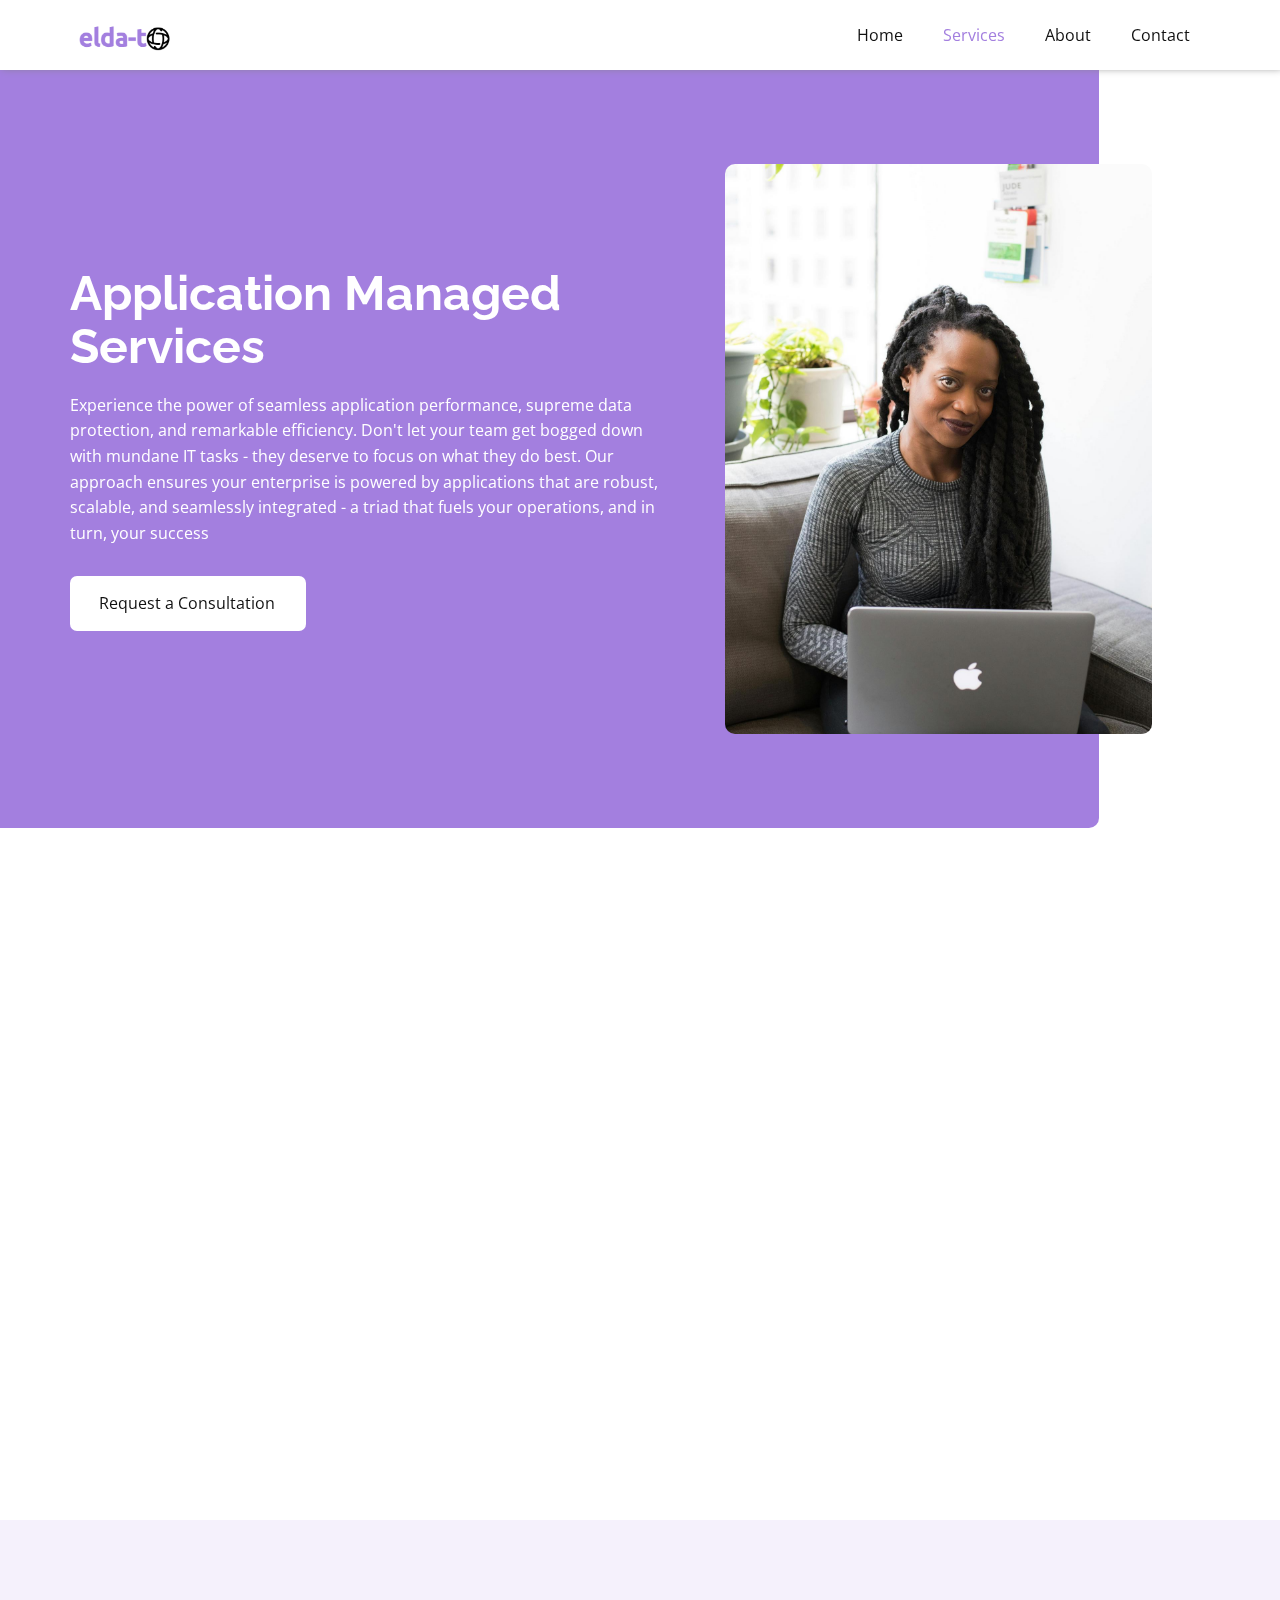
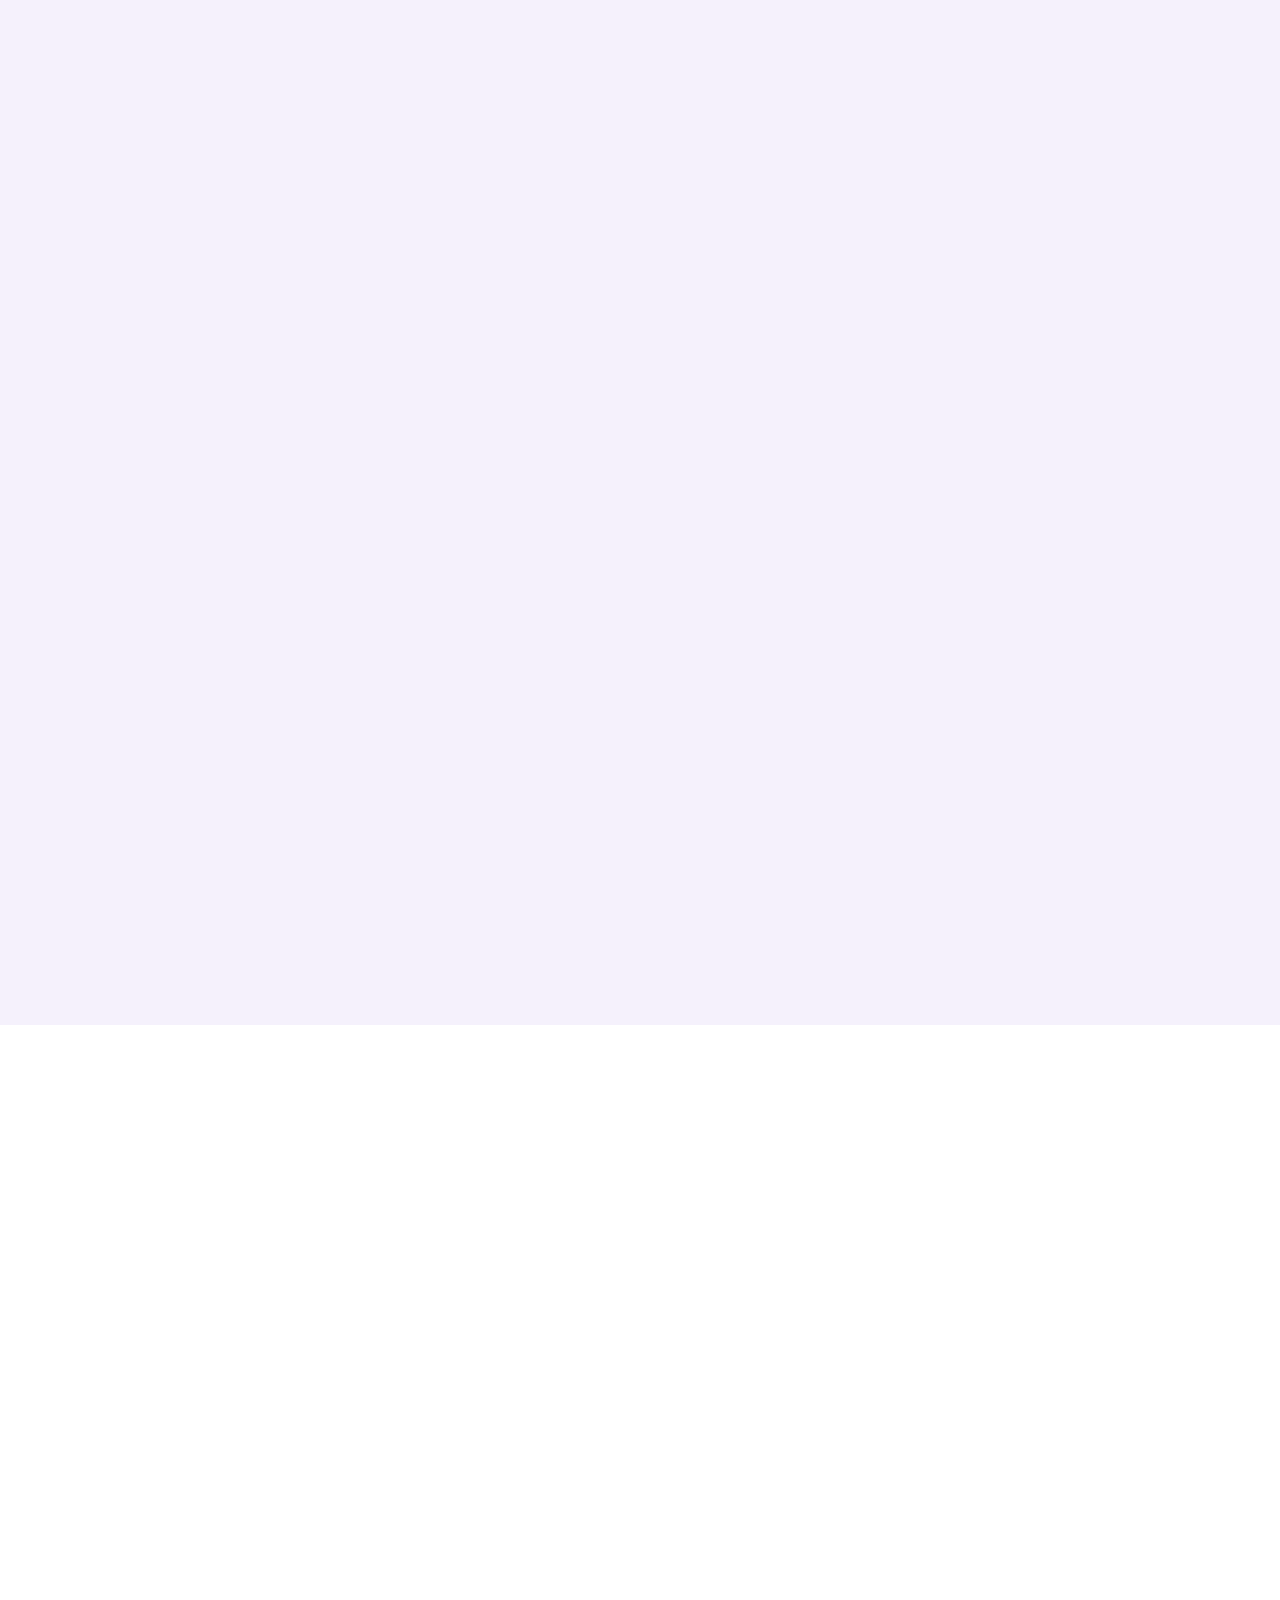
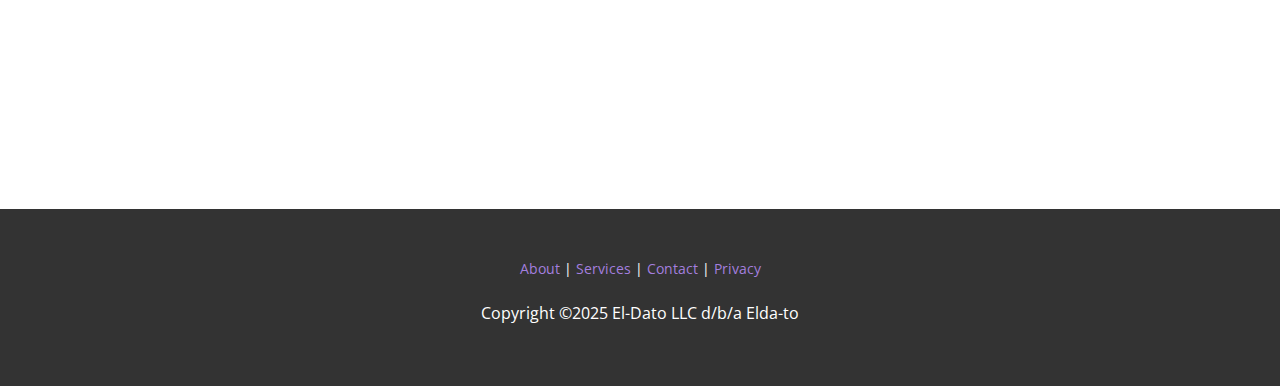
<file: Application.html>
<!DOCTYPE html>
<html style="font-size: 16px;" lang="en-US"><head>
    <meta name="viewport" content="width=device-width, initial-scale=1.0">
    <meta charset="utf-8">
    <meta name="keywords" content="​Best Virtual Assistant For Your Business, Services We Provide, How It Works, ​Every Task Tackled. Every Challenge Checked, ​Top Reasons to Partner With Us, Our Clients Say, ​Simplify Your Work with a Virtual Assistant Company, Latest Posts, ​Your Questions Answered, ​Complete Building Services, ​&nbsp;&nbsp;Let&amp;apos;s talk">
    <meta name="description" content="​Elda-to is the industry leader in 100% onshore data infrastructure managed services. Through our strategic technology partnerships, highly specialized teams and platform-agnostic approach, we empower companies to transform their business with the power of data, analytics and the cloud.">
    <title>Application</title>
    <link rel="stylesheet" href="nicepage.css" media="screen">
<link rel="stylesheet" href="Application.css" media="screen">
    <script class="u-script" type="text/javascript" src="jquery.js" defer=""></script>
    <script class="u-script" type="text/javascript" src="nicepage.js" defer=""></script>
    <meta name="generator" content="Nicepage 7.2.3, nicepage.com">
    <link rel="icon" href="images/favicon.ico">
    
    
    
    
    
    
    <link id="u-theme-google-font" rel="stylesheet" href="https://fonts.googleapis.com/css?family=Raleway:100,100i,200,200i,300,300i,400,400i,500,500i,600,600i,700,700i,800,800i,900,900i|Open+Sans:300,300i,400,400i,500,500i,600,600i,700,700i,800,800i">
    <script type="application/ld+json">{
		"@context": "http://schema.org",
		"@type": "Organization",
		"name": "elda-to",
		"logo": "images/logo.png"
}</script>
    <meta name="theme-color" content="#a37fdf">
    <meta property="og:title" content="Application">
    <meta property="og:description" content="​Elda-to is the industry leader in 100% onshore data infrastructure managed services. Through our strategic technology partnerships, highly specialized teams and platform-agnostic approach, we empower companies to transform their business with the power of data, analytics and the cloud.">
    <meta property="og:type" content="website">
  <meta data-intl-tel-input-cdn-path="intlTelInput/"></head>
  <body data-path-to-root="./" data-include-products="false" class="u-body u-xl-mode" data-lang="en"><header class="u-box-shadow u-clearfix u-header u-sticky u-sticky-c739 u-white u-header" id="sec-5bce"><div class="u-clearfix u-sheet u-valign-middle u-sheet-1">
        <a href="./" data-page-id="727101543" class="u-image u-logo u-image-1" data-image-width="165" data-image-height="50" title="Home">
          <img src="images/logo.png" class="u-logo-image u-logo-image-1">
        </a>
        <nav class="u-menu u-menu-dropdown u-offcanvas u-menu-1">
          <div class="menu-collapse" style="font-size: 1rem; letter-spacing: 0px;">
            <a class="u-button-style u-custom-left-right-menu-spacing u-custom-padding-bottom u-custom-top-bottom-menu-spacing u-hamburger-link u-nav-link u-text-active-palette-1-base u-text-hover-palette-2-base" href="#">
              <svg class="u-svg-link" viewBox="0 0 24 24"><use xlink:href="#menu-hamburger"></use></svg>
              <svg class="u-svg-content" version="1.1" id="menu-hamburger" viewBox="0 0 16 16" x="0px" y="0px" xmlns:xlink="http://www.w3.org/1999/xlink" xmlns="http://www.w3.org/2000/svg"><g><rect y="1" width="16" height="2"></rect><rect y="7" width="16" height="2"></rect><rect y="13" width="16" height="2"></rect>
</g></svg>
            </a>
          </div>
          <div class="u-custom-menu u-nav-container">
            <ul class="u-nav u-unstyled u-nav-1"><li class="u-nav-item"><a class="u-button-style u-nav-link u-text-active-palette-1-base u-text-hover-palette-2-base" href="./" style="padding: 10px 20px;">Home</a>
</li><li class="u-nav-item"><a class="u-button-style u-nav-link u-text-active-palette-1-base u-text-hover-palette-2-base" href="#" style="padding: 10px 20px;">Services</a><div class="u-nav-popup"><ul class="u-h-spacing-20 u-nav u-unstyled u-v-spacing-10 u-nav-2"><li class="u-nav-item"><a class="u-button-style u-nav-link u-white" href="Application.html">Application</a>
</li><li class="u-nav-item"><a class="u-button-style u-nav-link u-white" href="Cloud.html">Cloud</a>
</li><li class="u-nav-item"><a class="u-button-style u-nav-link u-white" href="Cybersecurity.html">Cybersecuity</a>
</li><li class="u-nav-item"><a class="u-button-style u-nav-link u-white" href="Database.html">Database</a>
</li><li class="u-nav-item"><a class="u-button-style u-nav-link u-white" href="Data-Analytics.html">Data Analytics</a>
</li></ul>
</div>
</li><li class="u-nav-item"><a class="u-button-style u-nav-link u-text-active-palette-1-base u-text-hover-palette-2-base" href="About.html" style="padding: 10px 20px;">About</a>
</li><li class="u-nav-item"><a class="u-button-style u-nav-link u-text-active-palette-1-base u-text-hover-palette-2-base" href="Contact.html" style="padding: 10px 20px;">Contact</a>
</li></ul>
          </div>
          <div class="u-custom-menu u-nav-container-collapse">
            <div class="u-black u-container-style u-inner-container-layout u-opacity u-opacity-95 u-sidenav">
              <div class="u-inner-container-layout u-sidenav-overflow">
                <div class="u-menu-close"></div>
                <ul class="u-align-center u-nav u-popupmenu-items u-unstyled u-nav-3"><li class="u-nav-item"><a class="u-button-style u-nav-link" href="./">Home</a>
</li><li class="u-nav-item"><a class="u-button-style u-nav-link" href="#">Services</a><div class="u-nav-popup"><ul class="u-h-spacing-20 u-nav u-unstyled u-v-spacing-10 u-nav-4"><li class="u-nav-item"><a class="u-button-style u-nav-link" href="Application.html">Application</a>
</li><li class="u-nav-item"><a class="u-button-style u-nav-link" href="Cloud.html">Cloud</a>
</li><li class="u-nav-item"><a class="u-button-style u-nav-link" href="Cybersecurity.html">Cybersecuity</a>
</li><li class="u-nav-item"><a class="u-button-style u-nav-link" href="Database.html">Database</a>
</li><li class="u-nav-item"><a class="u-button-style u-nav-link" href="Data-Analytics.html">Data Analytics</a>
</li></ul>
</div>
</li><li class="u-nav-item"><a class="u-button-style u-nav-link" href="About.html">About</a>
</li><li class="u-nav-item"><a class="u-button-style u-nav-link" href="Contact.html">Contact</a>
</li></ul>
              </div>
            </div>
            <div class="u-black u-menu-overlay u-opacity u-opacity-70"></div>
          </div>
        </nav>
      </div><style class="u-sticky-style" data-style-id="c739">.u-sticky-fixed.u-sticky-c739, .u-body.u-sticky-fixed .u-sticky-c739 {
box-shadow: 5px 5px 20px 0 rgba(0,0,0,0.4) !important
}</style></header>
    <section class="u-clearfix u-valign-middle-sm u-section-1" id="sec-f0ff">
      <div class="u-expanded-height u-palette-1-base u-radius u-shape u-shape-round u-shape-1" data-animation-name="customAnimationIn" data-animation-duration="1500" data-animation-delay="0"></div>
      <div class="custom-expanded data-layout-selected u-clearfix u-layout-wrap u-layout-wrap-1">
        <div class="u-layout">
          <div class="u-layout-row">
            <div class="u-size-31-sm u-size-31-xs u-size-33-lg u-size-33-xl u-size-60-md">
              <div class="u-layout-col">
                <div class="u-size-60">
                  <div class="u-layout-row">
                    <div class="u-container-style u-layout-cell u-size-60 u-layout-cell-1" data-animation-name="customAnimationIn" data-animation-duration="1500" data-animation-delay="200">
                      <div class="u-container-layout u-valign-middle u-container-layout-1">
                        <h2 class="u-text u-text-body-alt-color u-text-default u-text-1">Application Managed Services</h2>
                        <p class="u-text u-text-body-alt-color u-text-default u-text-2"> Experience the power of seamless application performance, supreme data protection, and remarkable efficiency. Don't let your team get bogged down with mundane IT tasks - they deserve to focus on what they do best. Our approach ensures your enterprise is powered by applications that are robust, scalable, and seamlessly integrated - a triad that fuels your operations, and in turn, your success</p>
                        <a href="Contact.html" data-page-id="219253761" class="u-active-palette-1-light-3 u-border-none u-btn u-button-style u-hover-palette-1-light-3 u-radius u-white u-btn-1"> Request a Consultation</a>
                      </div>
                    </div>
                  </div>
                </div>
              </div>
            </div>
            <div class="u-size-27-lg u-size-27-xl u-size-29-sm u-size-29-xs u-size-60-md">
              <div class="u-layout-col">
                <div class="u-container-align-left u-container-style u-layout-cell u-radius u-size-60 u-layout-cell-2">
                  <div class="u-container-layout u-valign-middle-lg u-valign-middle-xl u-valign-top-md u-valign-top-sm u-valign-top-xs u-container-layout-2">
                    <img class="u-expanded-width-xs u-image u-image-round u-radius u-image-1" src="images/pexels-divinetechygirl-1181496.jpg" data-image-width="4016" data-image-height="6016" data-animation-name="customAnimationIn" data-animation-duration="1500" data-animation-delay="500">
                  </div>
                </div>
              </div>
            </div>
          </div>
        </div>
      </div>
    </section>
    <section class="u-align-center u-clearfix u-container-align-center u-white u-section-2" src="" id="carousel_8e65">
      <div class="u-clearfix u-sheet u-sheet-1">
        <h2 class="u-align-center u-text u-text-default u-text-1" data-animation-name="customAnimationIn" data-animation-duration="1500" data-animation-delay="0">Application Services</h2>
        <p class="u-align-center u-text u-text-2" data-animation-name="customAnimationIn" data-animation-duration="1500" data-animation-delay="200"> Let Elda-to's Application Managed Services do the heavy lifting for your applications, and pave the way for unparalleled innovation and productivity.</p>
        <div class="u-expanded-width u-list u-list-1">
          <div class="u-repeater u-repeater-1">
            <div class="u-container-align-left u-container-style u-list-item u-palette-1-light-3 u-radius u-repeater-item u-shape-round u-list-item-1" data-animation-name="customAnimationIn" data-animation-duration="1500" data-animation-delay="500">
              <div class="u-container-layout u-similar-container u-valign-top u-container-layout-1">
                <span class="u-align-left u-file-icon u-icon u-text-palette-1-base u-icon-1" data-animation-name="" data-animation-duration="0" data-animation-delay="0" data-animation-direction="">
                  <img src="images/15113284-93c023cd.png" alt="">
                </span>
                <h4 class="u-align-left u-text u-text-palette-1-base u-text-3">Microsoft SharePoint</h4>
                <p class="u-align-left u-text u-text-default u-text-4">Maximize collaboration and efficiency with Elda-to's Microsoft SharePoint managed services.</p>
                <a href="Contact.html" data-page-id="219253761" class="u-active-none u-align-left u-border-active-palette-1-base u-border-hover-palette-1-base u-border-none u-btn u-button-style u-hover-none u-none u-text-active-black u-text-hover-black u-text-palette-1-base u-btn-1">Get Started&nbsp;&nbsp;<span class="u-file-icon u-icon u-text-palette-1-base">
                    <img src="images/4.png" alt="">
                  </span>
                </a>
              </div>
            </div>
            <div class="u-container-align-left u-container-style u-list-item u-palette-1-light-3 u-radius u-repeater-item u-shape-round u-list-item-2" data-animation-name="customAnimationIn" data-animation-duration="1500" data-animation-delay="500">
              <div class="u-container-layout u-similar-container u-valign-top u-container-layout-2">
                <span class="u-align-left u-file-icon u-icon u-text-palette-1-base u-icon-3" data-animation-name="" data-animation-duration="0" data-animation-delay="0" data-animation-direction="">
                  <img src="images/15337048-23f74aaa.png" alt="">
                </span>
                <h4 class="u-align-left u-text u-text-palette-1-base u-text-5">SAP Basis</h4>
                <p class="u-align-left u-text u-text-default u-text-6">Unleash operational supremacy with Elda-to's comprehensive SAP Basis managed services.</p>
                <a href="Contact.html" data-page-id="219253761" class="u-active-none u-align-left u-border-active-palette-1-base u-border-hover-palette-1-base u-border-none u-btn u-button-style u-hover-none u-none u-text-active-black u-text-hover-black u-text-palette-1-base u-btn-2">Get Started&nbsp;&nbsp;<span class="u-file-icon u-icon u-text-palette-1-base">
                    <img src="images/4.png" alt="">
                  </span>
                </a>
              </div>
            </div>
            <div class="u-container-align-left u-container-style u-list-item u-palette-1-light-3 u-radius u-repeater-item u-shape-round u-list-item-3" data-animation-name="customAnimationIn" data-animation-duration="1500" data-animation-delay="500">
              <div class="u-container-layout u-similar-container u-valign-top u-container-layout-3">
                <span class="u-align-left u-file-icon u-icon u-text-palette-1-base u-icon-5" data-animation-name="" data-animation-duration="0" data-animation-delay="0" data-animation-direction="">
                  <img src="images/15113502-af7ed181.png" alt="">
                </span>
                <h4 class="u-align-left u-text u-text-palette-1-base u-text-7">Oracle EBS</h4>
                <p class="u-align-left u-text u-text-default u-text-8">Maximize your Oracle EBS investments with Elda-to's strategic Oracle EBS managed services.</p>
                <a href="Contact.html" data-page-id="219253761" class="u-active-none u-align-left u-border-active-palette-1-base u-border-hover-palette-1-base u-border-none u-btn u-button-style u-hover-none u-none u-text-active-black u-text-hover-black u-text-palette-1-base u-btn-3"> Get Started&nbsp;&nbsp;<span class="u-file-icon u-icon u-text-palette-1-base">
                    <img src="images/4.png" alt="">
                  </span>
                </a>
              </div>
            </div>
          </div>
        </div>
      </div>
    </section>
    <section class="u-align-center u-clearfix u-container-align-center u-palette-1-light-3 u-section-3" id="carousel_0fc0">
      <div class="u-clearfix u-sheet u-valign-middle u-sheet-1">
        <h2 class="u-text u-text-default u-text-1" data-animation-name="customAnimationIn" data-animation-duration="1500" data-animation-delay="0">Why Elda-to</h2>
        <p class="u-text u-text-2" data-animation-name="customAnimationIn" data-animation-duration="1500" data-animation-delay="0"> We accompany you at every step, providing support, insights, and innovative strategies that enable your business to not just keep pace with the rapidly evolving digital world, but to boldly lead the charge.</p>
        <div class="data-layout-selected u-clearfix u-expanded-width u-layout-wrap u-layout-wrap-1">
          <div class="u-layout">
            <div class="u-layout-row">
              <div class="u-container-align-left u-container-style u-layout-cell u-size-29-lg u-size-34-xl u-size-60-md u-size-60-sm u-size-60-xs u-layout-cell-1" data-animation-name="customAnimationIn" data-animation-duration="1500" data-animation-delay="0">
                <div class="u-container-layout u-valign-top u-container-layout-1">
                  <div class="u-accordion u-expanded-width u-faq u-spacing-20 u-accordion-1">
                    <div class="u-accordion-item">
                      <a class="active u-accordion-link u-active-white u-border-active-grey-75 u-border-hover-grey-75 u-btn-round u-button-style u-hover-white u-palette-1-base u-radius u-text-active-palette-1-base u-text-body-alt-color u-text-hover-palette-1-base u-accordion-link-1" id="link-accordion-6327" aria-controls="accordion-6327" aria-selected="true">
                        <span class="u-accordion-link-text"> Unparalleled Expertise in Application Management</span>
                        <span class="u-accordion-link-icon u-icon u-icon-circle u-palette-1-base u-text-white u-icon-1">
                          <svg class="u-svg-link" preserveAspectRatio="xMidYMin slice" viewBox="0 0 16 16" style=""><use xmlns:xlink="http://www.w3.org/1999/xlink" xlink:href="#svg-8021"></use></svg>
                          <svg class="u-svg-content" viewBox="0 0 16 16" x="0px" y="0px" id="svg-8021" style=""><path d="M8,10.7L1.6,5.3c-0.4-0.4-1-0.4-1.3,0c-0.4,0.4-0.4,0.9,0,1.3l7.2,6.1c0.1,0.1,0.4,0.2,0.6,0.2s0.4-0.1,0.6-0.2l7.1-6
	c0.4-0.4,0.4-0.9,0-1.3c-0.4-0.4-1-0.4-1.3,0L8,10.7z"></path></svg>
                        </span>
                      </a>
                      <div class="u-accordion-active u-accordion-pane u-container-style u-accordion-pane-1" id="accordion-6327" aria-labelledby="link-accordion-6327">
                        <div class="u-container-layout u-container-layout-2">
                          <div class="fr-view u-clearfix u-rich-text u-text">
                            <p id="isPasted">Our team brings deep expertise in managing a variety of enterprise applications, ensuring that your software stays at the cutting edge of technology and efficiency. This broad knowledge base covers diverse platforms and environments, making us well-equipped to handle any application management challenge.</p>
                          </div>
                        </div>
                      </div>
                    </div>
                    <div class="u-accordion-item">
                      <a class="u-accordion-link u-active-white u-border-active-grey-75 u-border-hover-grey-75 u-btn-round u-button-style u-hover-white u-palette-1-base u-radius u-text-active-palette-1-base u-text-body-alt-color u-text-hover-palette-1-base u-accordion-link-2" id="link-accordion-4aab" aria-controls="accordion-4aab" aria-selected="false">
                        <span class="u-accordion-link-text"> Tailored Application Management Solutions</span>
                        <span class="u-accordion-link-icon u-icon u-icon-circle u-palette-1-base u-text-white u-icon-2">
                          <svg class="u-svg-link" preserveAspectRatio="xMidYMin slice" viewBox="0 0 16 16" style=""><use xmlns:xlink="http://www.w3.org/1999/xlink" xlink:href="#svg-3470"></use></svg>
                          <svg class="u-svg-content" viewBox="0 0 16 16" x="0px" y="0px" id="svg-3470" style=""><path d="M8,10.7L1.6,5.3c-0.4-0.4-1-0.4-1.3,0c-0.4,0.4-0.4,0.9,0,1.3l7.2,6.1c0.1,0.1,0.4,0.2,0.6,0.2s0.4-0.1,0.6-0.2l7.1-6
	c0.4-0.4,0.4-0.9,0-1.3c-0.4-0.4-1-0.4-1.3,0L8,10.7z"></path></svg>
                        </span>
                      </a>
                      <div class="u-accordion-pane u-container-style u-accordion-pane-2" id="accordion-4aab" aria-labelledby="link-accordion-4aab">
                        <div class="u-container-layout u-container-layout-3">
                          <div class="fr-view u-clearfix u-rich-text u-text">
                            <p id="isPasted">We create custom solutions for managing your business applications, ensuring they align perfectly with both your business objectives and technological needs. Our approach is not one-size-fits-all; we tailor our services to fit the unique requirements of your business.</p>
                          </div>
                        </div>
                      </div>
                    </div>
                    <div class="u-accordion-item">
                      <a class="u-accordion-link u-active-white u-border-active-grey-75 u-border-hover-grey-75 u-btn-round u-button-style u-hover-white u-palette-1-base u-radius u-text-active-palette-1-base u-text-body-alt-color u-text-hover-palette-1-base u-accordion-link-3" id="link-accordion-eb1f" aria-controls="accordion-eb1f" aria-selected="false">
                        <span class="u-accordion-link-text"> Advanced Deployment for Modern Applications</span>
                        <span class="u-accordion-link-icon u-icon u-icon-circle u-palette-1-base u-text-white u-icon-3">
                          <svg class="u-svg-link" preserveAspectRatio="xMidYMin slice" viewBox="0 0 16 16" style=""><use xmlns:xlink="http://www.w3.org/1999/xlink" xlink:href="#svg-e07d"></use></svg>
                          <svg class="u-svg-content" viewBox="0 0 16 16" x="0px" y="0px" id="svg-e07d" style=""><path d="M8,10.7L1.6,5.3c-0.4-0.4-1-0.4-1.3,0c-0.4,0.4-0.4,0.9,0,1.3l7.2,6.1c0.1,0.1,0.4,0.2,0.6,0.2s0.4-0.1,0.6-0.2l7.1-6
	c0.4-0.4,0.4-0.9,0-1.3c-0.4-0.4-1-0.4-1.3,0L8,10.7z"></path></svg>
                        </span>
                      </a>
                      <div class="u-accordion-pane u-container-style u-accordion-pane-3" id="accordion-eb1f" aria-labelledby="link-accordion-eb1f">
                        <div class="u-container-layout u-container-layout-4">
                          <div class="fr-view u-clearfix u-rich-text u-text">
                            <p id="isPasted">Our services emphasize the latest cloud-native capabilities, ensuring flexible, scalable, and resilient application environments. Whether your applications are on-premises, in the cloud, or hybrid, we optimize them for today's digital landscape.</p>
                          </div>
                        </div>
                      </div>
                    </div>
                    <div class="u-accordion-item">
                      <a class="u-accordion-link u-active-white u-border-active-grey-75 u-border-hover-grey-75 u-btn-round u-button-style u-hover-white u-palette-1-base u-radius u-text-active-palette-1-base u-text-body-alt-color u-text-hover-palette-1-base u-accordion-link-4" id="link-23a6" aria-controls="23a6" aria-selected="false">
                        <span class="u-accordion-link-text"> Operational Efficiency and Agility</span>
                        <span class="u-accordion-link-icon u-icon u-icon-circle u-palette-1-base u-text-white u-icon-4">
                          <svg class="u-svg-link" preserveAspectRatio="xMidYMin slice" viewBox="0 0 16 16" style=""><use xlink:href="#svg-77c4"></use></svg>
                          <svg class="u-svg-content" viewBox="0 0 16 16" x="0px" y="0px" id="svg-77c4"><path d="M8,10.7L1.6,5.3c-0.4-0.4-1-0.4-1.3,0c-0.4,0.4-0.4,0.9,0,1.3l7.2,6.1c0.1,0.1,0.4,0.2,0.6,0.2s0.4-0.1,0.6-0.2l7.1-6
	c0.4-0.4,0.4-0.9,0-1.3c-0.4-0.4-1-0.4-1.3,0L8,10.7z"></path></svg>
                        </span>
                      </a>
                      <div class="u-accordion-pane u-container-style u-accordion-pane-4" id="23a6" aria-labelledby="link-23a6">
                        <div class="u-container-layout u-container-layout-5">
                          <div class="fr-view u-clearfix u-rich-text u-text">
                            <p id="isPasted">We ensure that your application deployments are both agile and efficient, perfectly equipped to meet the dynamic demands of today's fast-paced business environment. Our focus is on streamlining operations and enhancing performance.</p>
                          </div>
                        </div>
                      </div>
                    </div>
                    <div class="u-accordion-item">
                      <a class="u-accordion-link u-active-white u-border-active-grey-75 u-border-hover-grey-75 u-btn-round u-button-style u-hover-white u-palette-1-base u-radius u-text-active-palette-1-base u-text-body-alt-color u-text-hover-palette-1-base u-accordion-link-5" id="link-98b1" aria-controls="98b1" aria-selected="false">
                        <span class="u-accordion-link-text"> Robust Security and Compliance Standards</span>
                        <span class="u-accordion-link-icon u-icon u-icon-circle u-palette-1-base u-text-white u-icon-5">
                          <svg class="u-svg-link" preserveAspectRatio="xMidYMin slice" viewBox="0 0 16 16" style=""><use xlink:href="#svg-652b"></use></svg>
                          <svg class="u-svg-content" viewBox="0 0 16 16" x="0px" y="0px" id="svg-652b"><path d="M8,10.7L1.6,5.3c-0.4-0.4-1-0.4-1.3,0c-0.4,0.4-0.4,0.9,0,1.3l7.2,6.1c0.1,0.1,0.4,0.2,0.6,0.2s0.4-0.1,0.6-0.2l7.1-6
	c0.4-0.4,0.4-0.9,0-1.3c-0.4-0.4-1-0.4-1.3,0L8,10.7z"></path></svg>
                        </span>
                      </a>
                      <div class="u-accordion-pane u-container-style u-accordion-pane-5" id="98b1" aria-labelledby="link-98b1">
                        <div class="u-container-layout u-container-layout-6">
                          <div class="fr-view u-clearfix u-rich-text u-text">
                            <p id="isPasted">Security and compliance are paramount in our application management services. We rigorously safeguard your applications against various threats and ensure they comply with the latest industry standards and best practices.</p>
                          </div>
                        </div>
                      </div>
                    </div>
                    <div class="u-accordion-item">
                      <a class="u-accordion-link u-active-white u-border-active-grey-75 u-border-hover-grey-75 u-btn-round u-button-style u-hover-white u-palette-1-base u-radius u-text-active-palette-1-base u-text-body-alt-color u-text-hover-palette-1-base u-accordion-link-6" id="link-edd0" aria-controls="edd0" aria-selected="false">
                        <span class="u-accordion-link-text"> Guaranteed Performance and SLA Management</span>
                        <span class="u-accordion-link-icon u-icon u-icon-circle u-palette-1-base u-text-white u-icon-6">
                          <svg class="u-svg-link" preserveAspectRatio="xMidYMin slice" viewBox="0 0 16 16" style=""><use xlink:href="#svg-bc2e"></use></svg>
                          <svg class="u-svg-content" viewBox="0 0 16 16" x="0px" y="0px" id="svg-bc2e"><path d="M8,10.7L1.6,5.3c-0.4-0.4-1-0.4-1.3,0c-0.4,0.4-0.4,0.9,0,1.3l7.2,6.1c0.1,0.1,0.4,0.2,0.6,0.2s0.4-0.1,0.6-0.2l7.1-6
	c0.4-0.4,0.4-0.9,0-1.3c-0.4-0.4-1-0.4-1.3,0L8,10.7z"></path></svg>
                        </span>
                      </a>
                      <div class="u-accordion-pane u-container-style u-accordion-pane-6" id="edd0" aria-labelledby="link-edd0">
                        <div class="u-container-layout u-container-layout-7">
                          <div class="fr-view u-clearfix u-rich-text u-text">
                            <p id="isPasted">Our commitment to exceptional performance in application management is backed by strict service level agreement management. We guarantee that your applications will be reliable, high-performing, and consistently meeting set expectations. </p>
                          </div>
                        </div>
                      </div>
                    </div>
                    <div class="u-accordion-item">
                      <a class="u-accordion-link u-active-white u-border-active-grey-75 u-border-hover-grey-75 u-btn-round u-button-style u-hover-white u-palette-1-base u-radius u-text-active-palette-1-base u-text-body-alt-color u-text-hover-palette-1-base u-accordion-link-7" id="link-096d" aria-controls="096d" aria-selected="false">
                        <span class="u-accordion-link-text"> Transparent Progress Tracking</span>
                        <span class="u-accordion-link-icon u-icon u-icon-circle u-palette-1-base u-text-white u-icon-7">
                          <svg class="u-svg-link" preserveAspectRatio="xMidYMin slice" viewBox="0 0 16 16" style=""><use xlink:href="#svg-25ae"></use></svg>
                          <svg class="u-svg-content" viewBox="0 0 16 16" x="0px" y="0px" id="svg-25ae"><path d="M8,10.7L1.6,5.3c-0.4-0.4-1-0.4-1.3,0c-0.4,0.4-0.4,0.9,0,1.3l7.2,6.1c0.1,0.1,0.4,0.2,0.6,0.2s0.4-0.1,0.6-0.2l7.1-6
	c0.4-0.4,0.4-0.9,0-1.3c-0.4-0.4-1-0.4-1.3,0L8,10.7z"></path></svg>
                        </span>
                      </a>
                      <div class="u-accordion-pane u-container-style u-accordion-pane-7" id="096d" aria-labelledby="link-096d">
                        <div class="u-container-layout u-container-layout-8">
                          <div class="fr-view u-clearfix u-rich-text u-text">
                            <p>Stay informed about the development and optimization of your application environment with our transparent progress tracking. We provide regular updates, in-depth analytics, and strategic guidance to ensure you remain fully in control of your application landscape. </p>
                          </div>
                        </div>
                      </div>
                    </div>
                  </div>
                </div>
              </div>
              <div class="u-container-align-center-md u-container-style u-layout-cell u-size-26-xl u-size-31-lg u-size-60-md u-size-60-sm u-size-60-xs u-layout-cell-2" data-animation-name="customAnimationIn" data-animation-duration="1500" data-animation-delay="0">
                <div class="u-container-layout u-valign-middle-lg u-valign-middle-sm u-valign-middle-xs u-container-layout-9">
                  <div class="custom-expanded u-palette-1-base u-radius u-shape u-shape-round u-shape-1"></div>
                  <img class="u-image u-image-round u-radius u-image-1" src="images/pretty-smiling-woman-transperent.jpg" alt="" data-image-width="740" data-image-height="1110">
                </div>
              </div>
            </div>
          </div>
        </div>
      </div>
    </section>
    <section class="u-clearfix u-container-align-center-xl u-container-align-center-xs u-white u-section-4" id="sec-2e8a">
      <div class="u-clearfix u-sheet u-sheet-1">
        <div class="u-palette-1-base u-radius u-shape u-shape-round u-shape-1" data-animation-name="flipIn" data-animation-duration="1000" data-animation-delay="500" data-animation-direction="X"></div>
        <img class="u-image u-image-round u-radius u-image-1" src="images/woman-working-office-using-printer8.jpg" alt="" data-image-width="1200" data-image-height="944" data-animation-name="customAnimationIn" data-animation-duration="1500" data-animation-delay="0">
        <div class="u-align-left u-container-align-left u-container-style u-expanded-width-sm u-expanded-width-xs u-group u-palette-1-base u-radius u-shape-round u-group-1" data-animation-name="customAnimationIn" data-animation-duration="1500" data-animation-delay="500" data-animation-direction="X" data-animation-out="1">
          <div class="u-container-layout u-container-layout-1">
            <h2 class="u-align-left u-text u-text-1">Unleash The Power OF Fully Optimized Business Applications</h2>
            <a href="Contact.html" data-page-id="219253761" class="u-active-white u-align-left u-border-none u-btn u-button-style u-hover-white u-radius u-text-active-palette-1-base u-text-hover-palette-1-base u-btn-1">Get​ Started</a>
          </div>
        </div>
      </div>
    </section>
    
    
    
    <footer class="u-align-center u-clearfix u-container-align-center u-footer u-grey-80 u-footer" id="sec-553b"><div class="u-clearfix u-sheet u-sheet-1">
        <p class="u-align-center u-small-text u-text u-text-variant u-text-1">
          <a href="About.html" data-page-id="8295660" class="u-active-none u-border-none u-btn u-button-link u-button-style u-hover-none u-none u-text-palette-1-base u-btn-1">About </a>| <a href="./#sec-e104" data-page-id="727101543" class="u-active-none u-border-none u-btn u-button-link u-button-style u-hover-none u-none u-text-palette-1-base u-btn-2">Services</a> | <a href="Contact.html" data-page-id="219253761" class="u-active-none u-border-none u-btn u-button-link u-button-style u-hover-none u-none u-text-palette-1-base u-btn-3">Contact</a> |&nbsp;<a href="Privacy-Policy.html" data-page-id="17024920" class="u-active-none u-border-none u-btn u-button-link u-button-style u-hover-none u-none u-text-palette-1-base u-btn-4">Privacy</a>
          <br>
        </p>
        <p class="u-align-center u-text u-text-2"> Copyright ​©2025 El-Dato LLC d/b/a Elda-to</p>
      </div></footer>
  
</body></html>
</file>
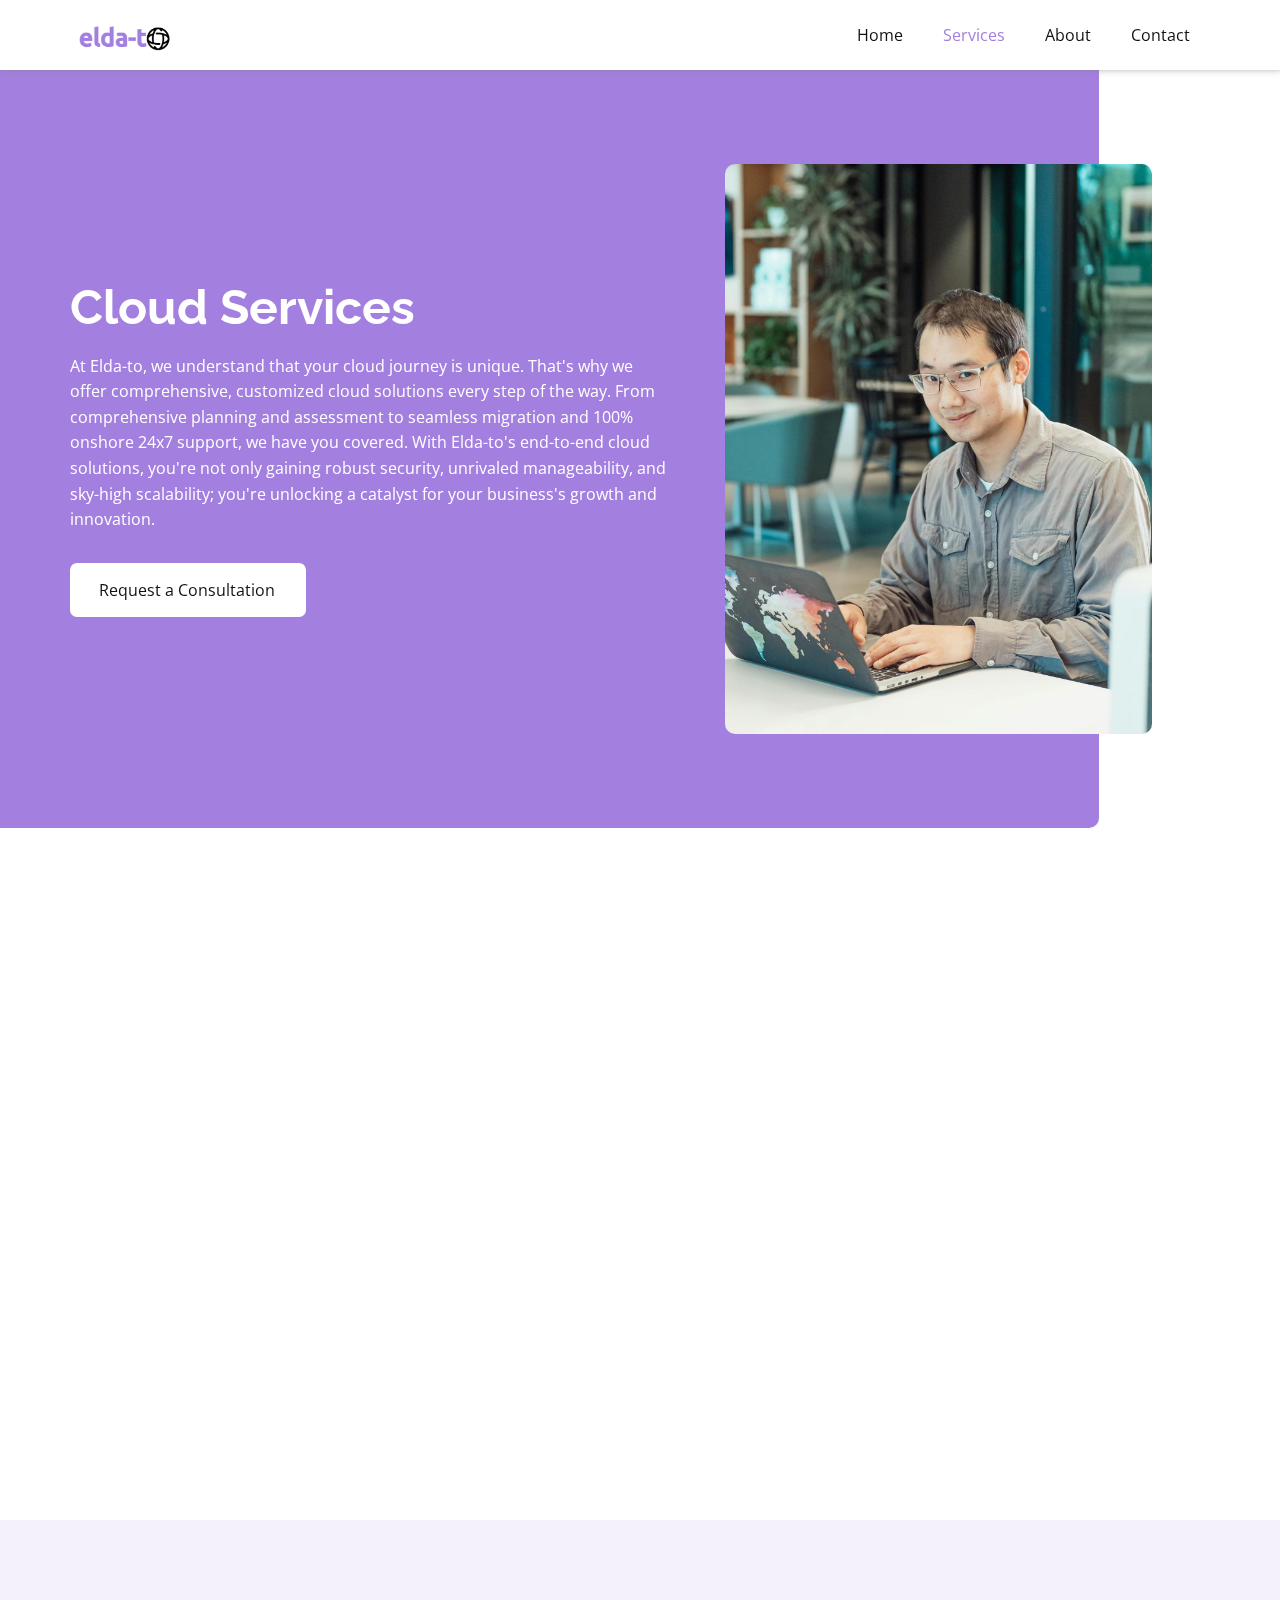
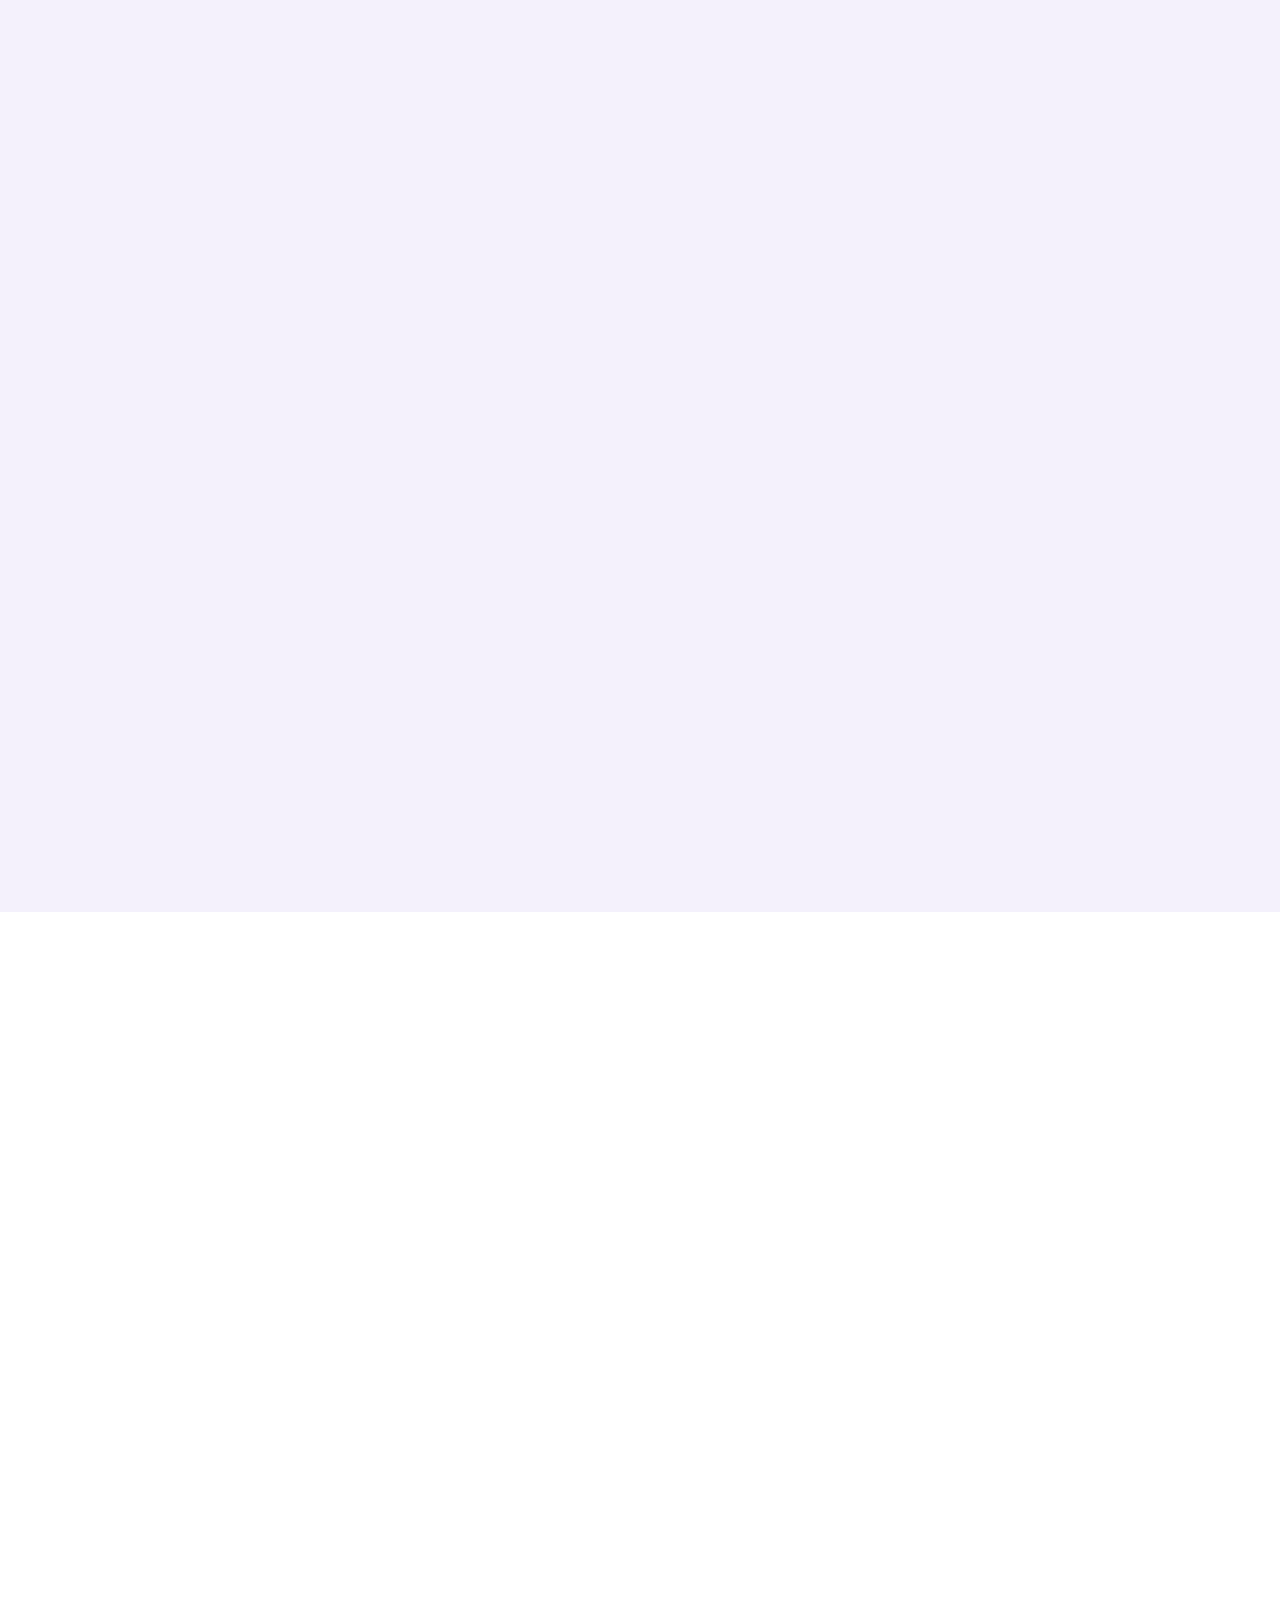
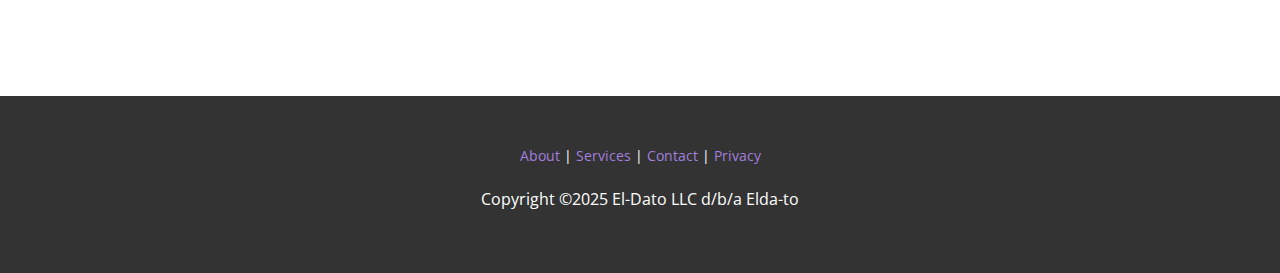
<file: Cloud.html>
<!DOCTYPE html>
<html style="font-size: 16px;" lang="en-US"><head>
    <meta name="viewport" content="width=device-width, initial-scale=1.0">
    <meta charset="utf-8">
    <meta name="keywords" content="​Best Virtual Assistant For Your Business, Services We Provide, How It Works, ​Every Task Tackled. Every Challenge Checked, ​Top Reasons to Partner With Us, Our Clients Say, ​Simplify Your Work with a Virtual Assistant Company, Latest Posts, ​Your Questions Answered, ​Complete Building Services, ​&nbsp;&nbsp;Let&amp;apos;s talk">
    <meta name="description" content="​Elda-to is the industry leader in 100% onshore data infrastructure managed services. Through our strategic technology partnerships, highly specialized teams and platform-agnostic approach, we empower companies to transform their business with the power of data, analytics and the cloud.">
    <title>Cloud</title>
    <link rel="stylesheet" href="nicepage.css" media="screen">
<link rel="stylesheet" href="Cloud.css" media="screen">
    <script class="u-script" type="text/javascript" src="jquery.js" defer=""></script>
    <script class="u-script" type="text/javascript" src="nicepage.js" defer=""></script>
    <meta name="generator" content="Nicepage 7.2.3, nicepage.com">
    <link rel="icon" href="images/favicon.ico">
    
    
    
    
    
    
    <link id="u-theme-google-font" rel="stylesheet" href="https://fonts.googleapis.com/css?family=Raleway:100,100i,200,200i,300,300i,400,400i,500,500i,600,600i,700,700i,800,800i,900,900i|Open+Sans:300,300i,400,400i,500,500i,600,600i,700,700i,800,800i">
    <script type="application/ld+json">{
		"@context": "http://schema.org",
		"@type": "Organization",
		"name": "elda-to",
		"logo": "images/logo.png"
}</script>
    <meta name="theme-color" content="#a37fdf">
    <meta property="og:title" content="Cloud">
    <meta property="og:description" content="​Elda-to is the industry leader in 100% onshore data infrastructure managed services. Through our strategic technology partnerships, highly specialized teams and platform-agnostic approach, we empower companies to transform their business with the power of data, analytics and the cloud.">
    <meta property="og:type" content="website">
  <meta data-intl-tel-input-cdn-path="intlTelInput/"></head>
  <body data-path-to-root="./" data-include-products="false" class="u-body u-xl-mode" data-lang="en"><header class="u-box-shadow u-clearfix u-header u-sticky u-sticky-c739 u-white u-header" id="sec-5bce"><div class="u-clearfix u-sheet u-valign-middle u-sheet-1">
        <a href="./" data-page-id="727101543" class="u-image u-logo u-image-1" data-image-width="165" data-image-height="50" title="Home">
          <img src="images/logo.png" class="u-logo-image u-logo-image-1">
        </a>
        <nav class="u-menu u-menu-dropdown u-offcanvas u-menu-1">
          <div class="menu-collapse" style="font-size: 1rem; letter-spacing: 0px;">
            <a class="u-button-style u-custom-left-right-menu-spacing u-custom-padding-bottom u-custom-top-bottom-menu-spacing u-hamburger-link u-nav-link u-text-active-palette-1-base u-text-hover-palette-2-base" href="#">
              <svg class="u-svg-link" viewBox="0 0 24 24"><use xlink:href="#menu-hamburger"></use></svg>
              <svg class="u-svg-content" version="1.1" id="menu-hamburger" viewBox="0 0 16 16" x="0px" y="0px" xmlns:xlink="http://www.w3.org/1999/xlink" xmlns="http://www.w3.org/2000/svg"><g><rect y="1" width="16" height="2"></rect><rect y="7" width="16" height="2"></rect><rect y="13" width="16" height="2"></rect>
</g></svg>
            </a>
          </div>
          <div class="u-custom-menu u-nav-container">
            <ul class="u-nav u-unstyled u-nav-1"><li class="u-nav-item"><a class="u-button-style u-nav-link u-text-active-palette-1-base u-text-hover-palette-2-base" href="./" style="padding: 10px 20px;">Home</a>
</li><li class="u-nav-item"><a class="u-button-style u-nav-link u-text-active-palette-1-base u-text-hover-palette-2-base" href="#" style="padding: 10px 20px;">Services</a><div class="u-nav-popup"><ul class="u-h-spacing-20 u-nav u-unstyled u-v-spacing-10 u-nav-2"><li class="u-nav-item"><a class="u-button-style u-nav-link u-white" href="Application.html">Application</a>
</li><li class="u-nav-item"><a class="u-button-style u-nav-link u-white" href="Cloud.html">Cloud</a>
</li><li class="u-nav-item"><a class="u-button-style u-nav-link u-white" href="Cybersecurity.html">Cybersecuity</a>
</li><li class="u-nav-item"><a class="u-button-style u-nav-link u-white" href="Database.html">Database</a>
</li><li class="u-nav-item"><a class="u-button-style u-nav-link u-white" href="Data-Analytics.html">Data Analytics</a>
</li></ul>
</div>
</li><li class="u-nav-item"><a class="u-button-style u-nav-link u-text-active-palette-1-base u-text-hover-palette-2-base" href="About.html" style="padding: 10px 20px;">About</a>
</li><li class="u-nav-item"><a class="u-button-style u-nav-link u-text-active-palette-1-base u-text-hover-palette-2-base" href="Contact.html" style="padding: 10px 20px;">Contact</a>
</li></ul>
          </div>
          <div class="u-custom-menu u-nav-container-collapse">
            <div class="u-black u-container-style u-inner-container-layout u-opacity u-opacity-95 u-sidenav">
              <div class="u-inner-container-layout u-sidenav-overflow">
                <div class="u-menu-close"></div>
                <ul class="u-align-center u-nav u-popupmenu-items u-unstyled u-nav-3"><li class="u-nav-item"><a class="u-button-style u-nav-link" href="./">Home</a>
</li><li class="u-nav-item"><a class="u-button-style u-nav-link" href="#">Services</a><div class="u-nav-popup"><ul class="u-h-spacing-20 u-nav u-unstyled u-v-spacing-10 u-nav-4"><li class="u-nav-item"><a class="u-button-style u-nav-link" href="Application.html">Application</a>
</li><li class="u-nav-item"><a class="u-button-style u-nav-link" href="Cloud.html">Cloud</a>
</li><li class="u-nav-item"><a class="u-button-style u-nav-link" href="Cybersecurity.html">Cybersecuity</a>
</li><li class="u-nav-item"><a class="u-button-style u-nav-link" href="Database.html">Database</a>
</li><li class="u-nav-item"><a class="u-button-style u-nav-link" href="Data-Analytics.html">Data Analytics</a>
</li></ul>
</div>
</li><li class="u-nav-item"><a class="u-button-style u-nav-link" href="About.html">About</a>
</li><li class="u-nav-item"><a class="u-button-style u-nav-link" href="Contact.html">Contact</a>
</li></ul>
              </div>
            </div>
            <div class="u-black u-menu-overlay u-opacity u-opacity-70"></div>
          </div>
        </nav>
      </div><style class="u-sticky-style" data-style-id="c739">.u-sticky-fixed.u-sticky-c739, .u-body.u-sticky-fixed .u-sticky-c739 {
box-shadow: 5px 5px 20px 0 rgba(0,0,0,0.4) !important
}</style></header>
    <section class="u-clearfix u-valign-middle-sm u-section-1" id="sec-f0ff">
      <div class="u-expanded-height u-palette-1-base u-radius u-shape u-shape-round u-shape-1" data-animation-name="customAnimationIn" data-animation-duration="1500" data-animation-delay="0"></div>
      <div class="custom-expanded data-layout-selected u-clearfix u-layout-wrap u-layout-wrap-1">
        <div class="u-layout">
          <div class="u-layout-row">
            <div class="u-size-31-sm u-size-31-xs u-size-33-lg u-size-33-xl u-size-60-md">
              <div class="u-layout-col">
                <div class="u-size-60">
                  <div class="u-layout-row">
                    <div class="u-container-style u-layout-cell u-size-60 u-layout-cell-1" data-animation-name="customAnimationIn" data-animation-duration="1500" data-animation-delay="200">
                      <div class="u-container-layout u-valign-middle u-container-layout-1">
                        <h2 class="u-text u-text-body-alt-color u-text-default u-text-1">Cloud Services</h2>
                        <p class="u-text u-text-body-alt-color u-text-default u-text-2"> At Elda-to, we understand that your cloud journey is unique. That's why we offer comprehensive, customized cloud solutions every step of the way. From comprehensive planning and assessment to seamless migration and 100% onshore 24x7 support, we have you covered. With Elda-to's end-to-end cloud solutions, you're not only gaining robust security, unrivaled manageability, and sky-high scalability; you're unlocking a catalyst for your business's growth and innovation.</p>
                        <a href="Contact.html" data-page-id="219253761" class="u-active-palette-1-light-3 u-border-none u-btn u-button-style u-hover-palette-1-light-3 u-radius u-white u-btn-1"> Request a Consultation</a>
                      </div>
                    </div>
                  </div>
                </div>
              </div>
            </div>
            <div class="u-size-27-lg u-size-27-xl u-size-29-sm u-size-29-xs u-size-60-md">
              <div class="u-layout-col">
                <div class="u-container-align-left u-container-style u-layout-cell u-radius u-size-60 u-layout-cell-2">
                  <div class="u-container-layout u-valign-middle-lg u-valign-middle-xl u-valign-top-md u-valign-top-sm u-valign-top-xs u-container-layout-2">
                    <img class="u-expanded-width-xs u-image u-image-round u-radius u-image-1" src="images/pexels-kindelmedia-7651634.jpg" data-image-width="3888" data-image-height="5184" data-animation-name="customAnimationIn" data-animation-duration="1500" data-animation-delay="500">
                  </div>
                </div>
              </div>
            </div>
          </div>
        </div>
      </div>
    </section>
    <section class="u-align-center u-clearfix u-container-align-center u-white u-section-2" src="" id="carousel_8e65">
      <div class="u-clearfix u-sheet u-sheet-1">
        <h2 class="u-align-center u-text u-text-default u-text-1" data-animation-name="customAnimationIn" data-animation-duration="1500" data-animation-delay="0">Cloud Services</h2>
        <p class="u-align-center u-text u-text-2" data-animation-name="customAnimationIn" data-animation-duration="1500" data-animation-delay="200"> Take your business to new heights with Elda-to's comprehensive cloud services. Get&nbsp;the expertise, insights and support you need to conquer the cloud with confidence.</p>
        <div class="u-expanded-width u-list u-list-1">
          <div class="u-repeater u-repeater-1">
            <div class="u-container-align-left u-container-style u-list-item u-palette-1-light-3 u-radius u-repeater-item u-shape-round u-list-item-1" data-animation-name="customAnimationIn" data-animation-duration="1500" data-animation-delay="500">
              <div class="u-container-layout u-similar-container u-valign-top u-container-layout-1">
                <span class="u-align-left u-file-icon u-icon u-text-palette-1-base u-icon-1" data-animation-name="" data-animation-duration="0" data-animation-delay="0" data-animation-direction="">
                  <img src="images/907136-c7cd5f9b.png" alt="">
                </span>
                <h4 class="u-align-left u-text u-text-palette-1-base u-text-3">Cloud Managed Services</h4>
                <p class="u-align-left u-text u-text-default u-text-4">Drive efficiency, enhance security, and foster innovation with our reliable, future-ready cloud managed services for AWS, Azure, OCI, and Snowflake.</p>
                <a href="Contact.html" data-page-id="219253761" class="u-active-none u-align-left u-border-active-palette-1-base u-border-hover-palette-1-base u-border-none u-btn u-button-style u-hover-none u-none u-text-active-black u-text-hover-black u-text-palette-1-base u-btn-1">Get Started&nbsp;&nbsp;<span class="u-file-icon u-icon u-text-palette-1-base">
                    <img src="images/4.png" alt="">
                  </span>
                </a>
              </div>
            </div>
            <div class="u-container-align-left u-container-style u-list-item u-palette-1-light-3 u-radius u-repeater-item u-shape-round u-list-item-2" data-animation-name="customAnimationIn" data-animation-duration="1500" data-animation-delay="500">
              <div class="u-container-layout u-similar-container u-valign-top u-container-layout-2">
                <span class="u-align-left u-file-icon u-icon u-text-palette-1-base u-icon-3" data-animation-name="" data-animation-duration="0" data-animation-delay="0" data-animation-direction="">
                  <img src="images/2028173-022060af.png" alt="">
                </span>
                <h4 class="u-align-left u-text u-text-palette-1-base u-text-5">Cloud Migration Services</h4>
                <p class="u-align-left u-text u-text-default u-text-6">Move to the cloud with confidence and agility through our smooth, secure cloud migration services for all major cloud platforms and deployments.</p>
                <a href="Contact.html" data-page-id="219253761" class="u-active-none u-align-left u-border-active-palette-1-base u-border-hover-palette-1-base u-border-none u-btn u-button-style u-hover-none u-none u-text-active-black u-text-hover-black u-text-palette-1-base u-btn-2">Get Started&nbsp;&nbsp;<span class="u-file-icon u-icon u-text-palette-1-base">
                    <img src="images/4.png" alt="">
                  </span>
                </a>
              </div>
            </div>
            <div class="u-container-align-left u-container-style u-list-item u-palette-1-light-3 u-radius u-repeater-item u-shape-round u-list-item-3" data-animation-name="customAnimationIn" data-animation-duration="1500" data-animation-delay="500">
              <div class="u-container-layout u-similar-container u-valign-top u-container-layout-3">
                <span class="u-align-left u-file-icon u-icon u-text-palette-1-base u-icon-5" data-animation-name="" data-animation-duration="0" data-animation-delay="0" data-animation-direction="">
                  <img src="images/8111527-cfa0e75b.png" alt="">
                </span>
                <h4 class="u-align-left u-text u-text-palette-1-base u-text-7">Cloud Readiness</h4>
                <p class="u-align-left u-text u-text-default u-text-8">Get actionable insight fore success in the cloud from a team of seasoned, unbiased cloud experts with our Cloud Readiness and Assessment services.</p>
                <a href="Contact.html" data-page-id="219253761" class="u-active-none u-align-left u-border-active-palette-1-base u-border-hover-palette-1-base u-border-none u-btn u-button-style u-hover-none u-none u-text-active-black u-text-hover-black u-text-palette-1-base u-btn-3"> Get Started&nbsp;&nbsp;<span class="u-file-icon u-icon u-text-palette-1-base">
                    <img src="images/4.png" alt="">
                  </span>
                </a>
              </div>
            </div>
          </div>
        </div>
      </div>
    </section>
    <section class="u-align-center u-clearfix u-container-align-center u-palette-1-light-3 u-section-3" id="carousel_0fc0">
      <div class="u-clearfix u-sheet u-valign-middle u-sheet-1">
        <h2 class="u-text u-text-default u-text-1" data-animation-name="customAnimationIn" data-animation-duration="1500" data-animation-delay="0">Why Elda-to</h2>
        <p class="u-text u-text-2" data-animation-name="customAnimationIn" data-animation-duration="1500" data-animation-delay="0"> Discover why today’s leading brands choose Elda-to's cloud migration, management and readiness services.</p>
        <div class="data-layout-selected u-clearfix u-expanded-width u-layout-wrap u-layout-wrap-1">
          <div class="u-layout">
            <div class="u-layout-row">
              <div class="u-container-align-left u-container-style u-layout-cell u-size-29-lg u-size-34-xl u-size-60-md u-size-60-sm u-size-60-xs u-layout-cell-1" data-animation-name="customAnimationIn" data-animation-duration="1500" data-animation-delay="0">
                <div class="u-container-layout u-valign-top u-container-layout-1">
                  <div class="u-accordion u-expanded-width u-faq u-spacing-20 u-accordion-1">
                    <div class="u-accordion-item">
                      <a class="active u-accordion-link u-active-white u-border-active-grey-75 u-border-hover-grey-75 u-btn-round u-button-style u-hover-white u-palette-1-base u-radius u-text-active-palette-1-base u-text-body-alt-color u-text-hover-palette-1-base u-accordion-link-1" id="link-accordion-6327" aria-controls="accordion-6327" aria-selected="true">
                        <span class="u-accordion-link-text">Innovation and Customized Solutions</span>
                        <span class="u-accordion-link-icon u-icon u-icon-circle u-palette-1-base u-text-white u-icon-1">
                          <svg class="u-svg-link" preserveAspectRatio="xMidYMin slice" viewBox="0 0 16 16" style=""><use xmlns:xlink="http://www.w3.org/1999/xlink" xlink:href="#svg-8021"></use></svg>
                          <svg class="u-svg-content" viewBox="0 0 16 16" x="0px" y="0px" id="svg-8021" style=""><path d="M8,10.7L1.6,5.3c-0.4-0.4-1-0.4-1.3,0c-0.4,0.4-0.4,0.9,0,1.3l7.2,6.1c0.1,0.1,0.4,0.2,0.6,0.2s0.4-0.1,0.6-0.2l7.1-6
	c0.4-0.4,0.4-0.9,0-1.3c-0.4-0.4-1-0.4-1.3,0L8,10.7z"></path></svg>
                        </span>
                      </a>
                      <div class="u-accordion-active u-accordion-pane u-container-style u-accordion-pane-1" id="accordion-6327" aria-labelledby="link-accordion-6327">
                        <div class="u-container-layout u-container-layout-2">
                          <div class="fr-view u-clearfix u-rich-text u-text">
                            <p id="isPasted">At Elda-to, we grasp the uniqueness of your business and deliver tailor-made cloud solutions that best fit your needs. We don't believe in one-size-fits-all; we believe in innovation and customization.</p>
                          </div>
                        </div>
                      </div>
                    </div>
                    <div class="u-accordion-item">
                      <a class="u-accordion-link u-active-white u-border-active-grey-75 u-border-hover-grey-75 u-btn-round u-button-style u-hover-white u-palette-1-base u-radius u-text-active-palette-1-base u-text-body-alt-color u-text-hover-palette-1-base u-accordion-link-2" id="link-accordion-4aab" aria-controls="accordion-4aab" aria-selected="false">
                        <span class="u-accordion-link-text">Unmatched Expertise</span>
                        <span class="u-accordion-link-icon u-icon u-icon-circle u-palette-1-base u-text-white u-icon-2">
                          <svg class="u-svg-link" preserveAspectRatio="xMidYMin slice" viewBox="0 0 16 16" style=""><use xmlns:xlink="http://www.w3.org/1999/xlink" xlink:href="#svg-3470"></use></svg>
                          <svg class="u-svg-content" viewBox="0 0 16 16" x="0px" y="0px" id="svg-3470" style=""><path d="M8,10.7L1.6,5.3c-0.4-0.4-1-0.4-1.3,0c-0.4,0.4-0.4,0.9,0,1.3l7.2,6.1c0.1,0.1,0.4,0.2,0.6,0.2s0.4-0.1,0.6-0.2l7.1-6
	c0.4-0.4,0.4-0.9,0-1.3c-0.4-0.4-1-0.4-1.3,0L8,10.7z"></path></svg>
                        </span>
                      </a>
                      <div class="u-accordion-pane u-container-style u-accordion-pane-2" id="accordion-4aab" aria-labelledby="link-accordion-4aab">
                        <div class="u-container-layout u-container-layout-3">
                          <div class="fr-view u-clearfix u-rich-text u-text">
                            <p id="isPasted">With our proficient team of cloud experts, we bring an array of knowledge and capability to every partnership. Our expertise enables us to deliver seamless cloud migrations and to manage complex cloud environments better than anyone in the business.</p>
                          </div>
                        </div>
                      </div>
                    </div>
                    <div class="u-accordion-item">
                      <a class="u-accordion-link u-active-white u-border-active-grey-75 u-border-hover-grey-75 u-btn-round u-button-style u-hover-white u-palette-1-base u-radius u-text-active-palette-1-base u-text-body-alt-color u-text-hover-palette-1-base u-accordion-link-3" id="link-accordion-eb1f" aria-controls="accordion-eb1f" aria-selected="false">
                        <span class="u-accordion-link-text">Cutting-Edge Technology</span>
                        <span class="u-accordion-link-icon u-icon u-icon-circle u-palette-1-base u-text-white u-icon-3">
                          <svg class="u-svg-link" preserveAspectRatio="xMidYMin slice" viewBox="0 0 16 16" style=""><use xmlns:xlink="http://www.w3.org/1999/xlink" xlink:href="#svg-e07d"></use></svg>
                          <svg class="u-svg-content" viewBox="0 0 16 16" x="0px" y="0px" id="svg-e07d" style=""><path d="M8,10.7L1.6,5.3c-0.4-0.4-1-0.4-1.3,0c-0.4,0.4-0.4,0.9,0,1.3l7.2,6.1c0.1,0.1,0.4,0.2,0.6,0.2s0.4-0.1,0.6-0.2l7.1-6
	c0.4-0.4,0.4-0.9,0-1.3c-0.4-0.4-1-0.4-1.3,0L8,10.7z"></path></svg>
                        </span>
                      </a>
                      <div class="u-accordion-pane u-container-style u-accordion-pane-3" id="accordion-eb1f" aria-labelledby="link-accordion-eb1f">
                        <div class="u-container-layout u-container-layout-4">
                          <div class="fr-view u-clearfix u-rich-text u-text">
                            <p id="isPasted">We leverage the latest technology and methodologies to provide you with the most innovative and reliable cloud services. We're always at the forefront of technological advances, ensuring you benefit from the best the market has to offer.</p>
                          </div>
                        </div>
                      </div>
                    </div>
                    <div class="u-accordion-item">
                      <a class="u-accordion-link u-active-white u-border-active-grey-75 u-border-hover-grey-75 u-btn-round u-button-style u-hover-white u-palette-1-base u-radius u-text-active-palette-1-base u-text-body-alt-color u-text-hover-palette-1-base u-accordion-link-4" id="link-23a6" aria-controls="23a6" aria-selected="false">
                        <span class="u-accordion-link-text">End-to-End Cloud Services</span>
                        <span class="u-accordion-link-icon u-icon u-icon-circle u-palette-1-base u-text-white u-icon-4">
                          <svg class="u-svg-link" preserveAspectRatio="xMidYMin slice" viewBox="0 0 16 16" style=""><use xlink:href="#svg-77c4"></use></svg>
                          <svg class="u-svg-content" viewBox="0 0 16 16" x="0px" y="0px" id="svg-77c4"><path d="M8,10.7L1.6,5.3c-0.4-0.4-1-0.4-1.3,0c-0.4,0.4-0.4,0.9,0,1.3l7.2,6.1c0.1,0.1,0.4,0.2,0.6,0.2s0.4-0.1,0.6-0.2l7.1-6
	c0.4-0.4,0.4-0.9,0-1.3c-0.4-0.4-1-0.4-1.3,0L8,10.7z"></path></svg>
                        </span>
                      </a>
                      <div class="u-accordion-pane u-container-style u-accordion-pane-4" id="23a6" aria-labelledby="link-23a6">
                        <div class="u-container-layout u-container-layout-5">
                          <div class="fr-view u-clearfix u-rich-text u-text">
                            <p id="isPasted">From assessing your cloud readiness to managing your post-migration operations, we offer comprehensive cloud services. We are with you at every stage of your cloud journey, making sure it's smooth and beneficial for your business.</p>
                          </div>
                        </div>
                      </div>
                    </div>
                    <div class="u-accordion-item">
                      <a class="u-accordion-link u-active-white u-border-active-grey-75 u-border-hover-grey-75 u-btn-round u-button-style u-hover-white u-palette-1-base u-radius u-text-active-palette-1-base u-text-body-alt-color u-text-hover-palette-1-base u-accordion-link-5" id="link-98b1" aria-controls="98b1" aria-selected="false">
                        <span class="u-accordion-link-text"> Unyielding Security Measures</span>
                        <span class="u-accordion-link-icon u-icon u-icon-circle u-palette-1-base u-text-white u-icon-5">
                          <svg class="u-svg-link" preserveAspectRatio="xMidYMin slice" viewBox="0 0 16 16" style=""><use xlink:href="#svg-652b"></use></svg>
                          <svg class="u-svg-content" viewBox="0 0 16 16" x="0px" y="0px" id="svg-652b"><path d="M8,10.7L1.6,5.3c-0.4-0.4-1-0.4-1.3,0c-0.4,0.4-0.4,0.9,0,1.3l7.2,6.1c0.1,0.1,0.4,0.2,0.6,0.2s0.4-0.1,0.6-0.2l7.1-6
	c0.4-0.4,0.4-0.9,0-1.3c-0.4-0.4-1-0.4-1.3,0L8,10.7z"></path></svg>
                        </span>
                      </a>
                      <div class="u-accordion-pane u-container-style u-accordion-pane-5" id="98b1" aria-labelledby="link-98b1">
                        <div class="u-container-layout u-container-layout-6">
                          <div class="fr-view u-clearfix u-rich-text u-text">
                            <p id="isPasted">We prioritize your data's security. Our cloud services come with robust security measures to protect your sensitive information and maintain your operations’ integrity. Trusting Elda-to means peace of mind for your business.</p>
                          </div>
                        </div>
                      </div>
                    </div>
                    <div class="u-accordion-item">
                      <a class="u-accordion-link u-active-white u-border-active-grey-75 u-border-hover-grey-75 u-btn-round u-button-style u-hover-white u-palette-1-base u-radius u-text-active-palette-1-base u-text-body-alt-color u-text-hover-palette-1-base u-accordion-link-6" id="link-edd0" aria-controls="edd0" aria-selected="false">
                        <span class="u-accordion-link-text"> Cloud Agnostic Approach</span>
                        <span class="u-accordion-link-icon u-icon u-icon-circle u-palette-1-base u-text-white u-icon-6">
                          <svg class="u-svg-link" preserveAspectRatio="xMidYMin slice" viewBox="0 0 16 16" style=""><use xlink:href="#svg-bc2e"></use></svg>
                          <svg class="u-svg-content" viewBox="0 0 16 16" x="0px" y="0px" id="svg-bc2e"><path d="M8,10.7L1.6,5.3c-0.4-0.4-1-0.4-1.3,0c-0.4,0.4-0.4,0.9,0,1.3l7.2,6.1c0.1,0.1,0.4,0.2,0.6,0.2s0.4-0.1,0.6-0.2l7.1-6
	c0.4-0.4,0.4-0.9,0-1.3c-0.4-0.4-1-0.4-1.3,0L8,10.7z"></path></svg>
                        </span>
                      </a>
                      <div class="u-accordion-pane u-container-style u-accordion-pane-6" id="edd0" aria-labelledby="link-edd0">
                        <div class="u-container-layout u-container-layout-7">
                          <div class="fr-view u-clearfix u-rich-text u-text">
                            <p id="isPasted">Elda-to stands out with its cloud-agnostic approach. We are not tied down to a single cloud provider; instead, we work with a variety of top cloud platforms including AWS, Azure, OCI and Snowflake. This flexibility allows us to choose the best technology stack for your specific needs, avoiding vendor lock-in and ensuring your business enjoys the best cloud environment possible.</p>
                          </div>
                        </div>
                      </div>
                    </div>
                  </div>
                </div>
              </div>
              <div class="u-container-align-center-md u-container-style u-layout-cell u-size-26-xl u-size-31-lg u-size-60-md u-size-60-sm u-size-60-xs u-layout-cell-2" data-animation-name="customAnimationIn" data-animation-duration="1500" data-animation-delay="0">
                <div class="u-container-layout u-valign-middle-lg u-valign-middle-sm u-valign-middle-xs u-container-layout-8">
                  <div class="custom-expanded u-palette-1-base u-radius u-shape u-shape-round u-shape-1"></div>
                  <img class="u-image u-image-round u-radius u-image-1" src="images/pretty-smiling-woman-transperent.jpg" alt="" data-image-width="740" data-image-height="1110">
                </div>
              </div>
            </div>
          </div>
        </div>
      </div>
    </section>
    <section class="u-clearfix u-container-align-center-xl u-container-align-center-xs u-white u-section-4" id="sec-2e8a">
      <div class="u-clearfix u-sheet u-sheet-1">
        <div class="u-palette-1-base u-radius u-shape u-shape-round u-shape-1" data-animation-name="flipIn" data-animation-duration="1000" data-animation-delay="500" data-animation-direction="X"></div>
        <img class="u-image u-image-round u-radius u-image-1" src="images/woman-working-office-using-printer8.jpg" alt="" data-image-width="1200" data-image-height="944" data-animation-name="customAnimationIn" data-animation-duration="1500" data-animation-delay="0">
        <div class="u-align-left u-container-align-left u-container-style u-expanded-width-sm u-expanded-width-xs u-group u-palette-1-base u-radius u-shape-round u-group-1" data-animation-name="customAnimationIn" data-animation-duration="1500" data-animation-delay="500" data-animation-direction="X" data-animation-out="1">
          <div class="u-container-layout u-container-layout-1">
            <h2 class="u-align-left u-text u-text-1">Ready To Maximize Your Cloud Investments?</h2>
            <a href="Contact.html" data-page-id="219253761" class="u-active-white u-align-left u-border-none u-btn u-button-style u-hover-white u-radius u-text-active-palette-1-base u-text-hover-palette-1-base u-btn-1">Get​ Started</a>
          </div>
        </div>
      </div>
    </section>
    
    
    
    <footer class="u-align-center u-clearfix u-container-align-center u-footer u-grey-80 u-footer" id="sec-553b"><div class="u-clearfix u-sheet u-sheet-1">
        <p class="u-align-center u-small-text u-text u-text-variant u-text-1">
          <a href="About.html" data-page-id="8295660" class="u-active-none u-border-none u-btn u-button-link u-button-style u-hover-none u-none u-text-palette-1-base u-btn-1">About </a>| <a href="./#sec-e104" data-page-id="727101543" class="u-active-none u-border-none u-btn u-button-link u-button-style u-hover-none u-none u-text-palette-1-base u-btn-2">Services</a> | <a href="Contact.html" data-page-id="219253761" class="u-active-none u-border-none u-btn u-button-link u-button-style u-hover-none u-none u-text-palette-1-base u-btn-3">Contact</a> |&nbsp;<a href="Privacy-Policy.html" data-page-id="17024920" class="u-active-none u-border-none u-btn u-button-link u-button-style u-hover-none u-none u-text-palette-1-base u-btn-4">Privacy</a>
          <br>
        </p>
        <p class="u-align-center u-text u-text-2"> Copyright ​©2025 El-Dato LLC d/b/a Elda-to</p>
      </div></footer>
  
</body></html>
</file>
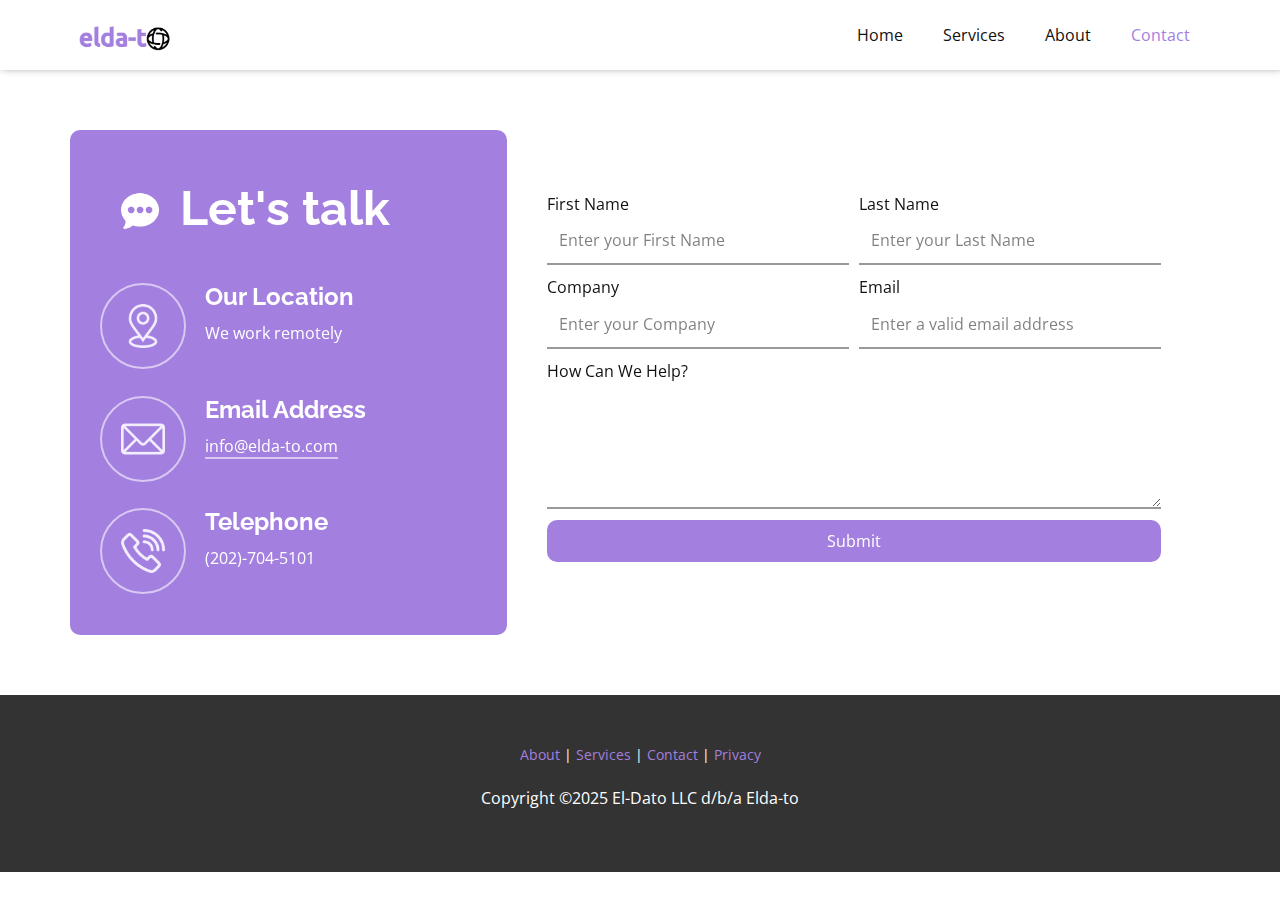
<file: Contact.html>
<!DOCTYPE html>
<html style="font-size: 16px;" lang="en-US"><head>
    <meta name="viewport" content="width=device-width, initial-scale=1.0">
    <meta charset="utf-8">
    <meta name="keywords" content="​Frequently Asked Questions, How It Works, ​Your Questions Answered, ​&nbsp;&nbsp;Let&amp;apos;s talk">
    <meta name="description" content="​Elda-to is the industry leader in 100% onshore data infrastructure managed services. Through our strategic technology partnerships, highly specialized teams and platform-agnostic approach, we empower companies to transform their business with the power of data, analytics and the cloud.">
    <title>Contact</title>
    <link rel="stylesheet" href="nicepage.css" media="screen">
<link rel="stylesheet" href="Contact.css" media="screen">
    <script class="u-script" type="text/javascript" src="jquery.js" defer=""></script>
    <script class="u-script" type="text/javascript" src="nicepage.js" defer=""></script>
    <meta name="generator" content="Nicepage 7.2.3, nicepage.com">
    <meta name="referrer" content="origin">
    <link rel="icon" href="images/favicon.ico">
    
    
    
    <link id="u-theme-google-font" rel="stylesheet" href="https://fonts.googleapis.com/css?family=Raleway:100,100i,200,200i,300,300i,400,400i,500,500i,600,600i,700,700i,800,800i,900,900i|Open+Sans:300,300i,400,400i,500,500i,600,600i,700,700i,800,800i">
    <script type="application/ld+json">{
		"@context": "http://schema.org",
		"@type": "Organization",
		"name": "elda-to",
		"logo": "images/logo.png"
}</script>
    <meta name="theme-color" content="#a37fdf">
    <meta property="og:title" content="Contact">
    <meta property="og:description" content="​Elda-to is the industry leader in 100% onshore data infrastructure managed services. Through our strategic technology partnerships, highly specialized teams and platform-agnostic approach, we empower companies to transform their business with the power of data, analytics and the cloud.">
    <meta property="og:type" content="website">
  <meta data-intl-tel-input-cdn-path="intlTelInput/"></head>
  <body data-path-to-root="./" data-include-products="false" class="u-body u-xl-mode" data-lang="en"><header class="u-box-shadow u-clearfix u-header u-sticky u-sticky-c739 u-white u-header" id="sec-5bce"><div class="u-clearfix u-sheet u-valign-middle u-sheet-1">
        <a href="./" data-page-id="727101543" class="u-image u-logo u-image-1" data-image-width="165" data-image-height="50" title="Home">
          <img src="images/logo.png" class="u-logo-image u-logo-image-1">
        </a>
        <nav class="u-menu u-menu-dropdown u-offcanvas u-menu-1">
          <div class="menu-collapse" style="font-size: 1rem; letter-spacing: 0px;">
            <a class="u-button-style u-custom-left-right-menu-spacing u-custom-padding-bottom u-custom-top-bottom-menu-spacing u-hamburger-link u-nav-link u-text-active-palette-1-base u-text-hover-palette-2-base" href="#">
              <svg class="u-svg-link" viewBox="0 0 24 24"><use xlink:href="#menu-hamburger"></use></svg>
              <svg class="u-svg-content" version="1.1" id="menu-hamburger" viewBox="0 0 16 16" x="0px" y="0px" xmlns:xlink="http://www.w3.org/1999/xlink" xmlns="http://www.w3.org/2000/svg"><g><rect y="1" width="16" height="2"></rect><rect y="7" width="16" height="2"></rect><rect y="13" width="16" height="2"></rect>
</g></svg>
            </a>
          </div>
          <div class="u-custom-menu u-nav-container">
            <ul class="u-nav u-unstyled u-nav-1"><li class="u-nav-item"><a class="u-button-style u-nav-link u-text-active-palette-1-base u-text-hover-palette-2-base" href="./" style="padding: 10px 20px;">Home</a>
</li><li class="u-nav-item"><a class="u-button-style u-nav-link u-text-active-palette-1-base u-text-hover-palette-2-base" href="#" style="padding: 10px 20px;">Services</a><div class="u-nav-popup"><ul class="u-h-spacing-20 u-nav u-unstyled u-v-spacing-10 u-nav-2"><li class="u-nav-item"><a class="u-button-style u-nav-link u-white" href="Application.html">Application</a>
</li><li class="u-nav-item"><a class="u-button-style u-nav-link u-white" href="Cloud.html">Cloud</a>
</li><li class="u-nav-item"><a class="u-button-style u-nav-link u-white" href="Cybersecurity.html">Cybersecuity</a>
</li><li class="u-nav-item"><a class="u-button-style u-nav-link u-white" href="Database.html">Database</a>
</li><li class="u-nav-item"><a class="u-button-style u-nav-link u-white" href="Data-Analytics.html">Data Analytics</a>
</li></ul>
</div>
</li><li class="u-nav-item"><a class="u-button-style u-nav-link u-text-active-palette-1-base u-text-hover-palette-2-base" href="About.html" style="padding: 10px 20px;">About</a>
</li><li class="u-nav-item"><a class="u-button-style u-nav-link u-text-active-palette-1-base u-text-hover-palette-2-base" href="Contact.html" style="padding: 10px 20px;">Contact</a>
</li></ul>
          </div>
          <div class="u-custom-menu u-nav-container-collapse">
            <div class="u-black u-container-style u-inner-container-layout u-opacity u-opacity-95 u-sidenav">
              <div class="u-inner-container-layout u-sidenav-overflow">
                <div class="u-menu-close"></div>
                <ul class="u-align-center u-nav u-popupmenu-items u-unstyled u-nav-3"><li class="u-nav-item"><a class="u-button-style u-nav-link" href="./">Home</a>
</li><li class="u-nav-item"><a class="u-button-style u-nav-link" href="#">Services</a><div class="u-nav-popup"><ul class="u-h-spacing-20 u-nav u-unstyled u-v-spacing-10 u-nav-4"><li class="u-nav-item"><a class="u-button-style u-nav-link" href="Application.html">Application</a>
</li><li class="u-nav-item"><a class="u-button-style u-nav-link" href="Cloud.html">Cloud</a>
</li><li class="u-nav-item"><a class="u-button-style u-nav-link" href="Cybersecurity.html">Cybersecuity</a>
</li><li class="u-nav-item"><a class="u-button-style u-nav-link" href="Database.html">Database</a>
</li><li class="u-nav-item"><a class="u-button-style u-nav-link" href="Data-Analytics.html">Data Analytics</a>
</li></ul>
</div>
</li><li class="u-nav-item"><a class="u-button-style u-nav-link" href="About.html">About</a>
</li><li class="u-nav-item"><a class="u-button-style u-nav-link" href="Contact.html">Contact</a>
</li></ul>
              </div>
            </div>
            <div class="u-black u-menu-overlay u-opacity u-opacity-70"></div>
          </div>
        </nav>
      </div><style class="u-sticky-style" data-style-id="c739">.u-sticky-fixed.u-sticky-c739, .u-body.u-sticky-fixed .u-sticky-c739 {
box-shadow: 5px 5px 20px 0 rgba(0,0,0,0.4) !important
}</style></header>
    <section class="u-clearfix u-container-align-center u-section-1" id="sec-cf5e" data-animation-name="" data-animation-duration="0" data-animation-delay="0" data-animation-direction="">
      <div class="u-clearfix u-sheet u-sheet-1">
        <div class="data-layout-selected u-clearfix u-expanded-width u-layout-wrap u-layout-wrap-1">
          <div class="u-layout">
            <div class="u-layout-row">
              <div class="u-container-align-left u-container-style u-layout-cell u-palette-1-base u-radius u-shape-round u-size-23-xl u-size-27-lg u-size-60-md u-size-60-sm u-size-60-xs u-layout-cell-1" data-animation-name="customAnimationIn" data-animation-duration="1500" data-animation-delay="500">
                <div class="u-container-layout u-valign-middle u-container-layout-1">
                  <h2 class="u-align-left u-text u-text-1"> &nbsp;<span class="u-file-icon u-icon u-text-white u-icon-1">
                      <img src="images/684849-9c737d8f.png" alt="">
                    </span>&nbsp;Let's talk
                  </h2>
                  <span class="u-align-left u-border-2 u-border-palette-1-light-2 u-file-icon u-icon u-icon-circle u-text-palette-1-light-3 u-icon-2">
                    <img src="images/1819744-2dff1942.png" alt="">
                  </span>
                  <h4 class="u-align-left u-text u-text-2"> Our Location</h4>
                  <p class="u-align-left u-text u-text-3">We work remotely</p>
                  <span class="u-align-left u-border-2 u-border-palette-1-light-2 u-file-icon u-icon u-icon-circle u-text-palette-1-light-3 u-icon-3">
                    <img src="images/542638-b21bd83b.png" alt="">
                  </span>
                  <h4 class="u-align-left u-text u-text-4"> Email Address</h4>
                  <p class="u-align-left u-text u-text-5">
                    <a href="#" class="u-active-none u-border-2 u-border-active-palette-1-light-3 u-border-hover-palette-1-light-3 u-border-no-left u-border-no-right u-border-no-top u-border-palette-1-light-2 u-btn u-button-link u-button-style u-hover-none u-none u-text-body-alt-color u-btn-1">info@elda-to.com</a>
                  </p>
                  <span class="u-align-left u-border-2 u-border-palette-1-light-2 u-file-icon u-icon u-icon-circle u-text-palette-1-light-3 u-icon-4">
                    <img src="images/327589-457b8c8f.png" alt="">
                  </span>
                  <h4 class="u-align-left u-text u-text-6"> Telephone</h4>
                  <p class="u-align-left u-text u-text-7">(202)-704-5101 </p>
                </div>
              </div>
              <div class="u-container-align-left u-container-style u-layout-cell u-size-33-lg u-size-37-xl u-size-60-md u-size-60-sm u-size-60-xs u-layout-cell-2" data-animation-name="customAnimationIn" data-animation-duration="1500" data-animation-delay="500">
                <div class="u-container-layout u-valign-middle u-container-layout-2">
                  <div class="u-form u-form-1">
                    <form action="https://forms.nicepagesrv.com/v2/form/process" class="u-clearfix u-form-spacing-10 u-form-vertical u-inner-form" source="email" name="form" style="padding: 10px;">
                      <div class="u-form-group u-form-name u-form-partition-factor-2 u-form-group-1">
                        <label for="name-0c64" class="u-label">First Name</label>
                        <input type="text" placeholder="Enter your First Name" id="name-0c64" name="First Name" class="u-border-2 u-border-grey-40 u-border-no-left u-border-no-right u-border-no-top u-input u-input-rectangle u-input-1" required="">
                      </div>
                      <div class="u-form-group u-form-name u-form-partition-factor-2 u-form-group-2">
                        <label for="name-0c64" class="u-label">Last Name</label>
                        <input type="text" placeholder="Enter your Last Name" id="name-0c64" name="Last Name" class="u-border-2 u-border-grey-40 u-border-no-left u-border-no-right u-border-no-top u-input u-input-rectangle u-input-2" required="">
                      </div>
                      <div class="u-form-group u-form-name u-form-partition-factor-2">
                        <label for="name-cf11" class="u-label">Company</label>
                        <input type="text" placeholder="Enter your Company" id="name-cf11" name="Company Name" class="u-border-2 u-border-grey-40 u-border-no-left u-border-no-right u-border-no-top u-input u-input-rectangle u-input-3" required="">
                      </div>
                      <div class="u-form-email u-form-group u-form-partition-factor-2">
                        <label for="email-cf11" class="u-label">Email</label>
                        <input type="email" placeholder="Enter a valid email address" id="email-cf11" name="Email" class="u-border-2 u-border-grey-40 u-border-no-left u-border-no-right u-border-no-top u-input u-input-rectangle u-input-4" required="">
                      </div>
                      <div class="u-form-group u-form-message">
                        <label for="message-cf11" class="u-label">How Can We Help?</label>
                        <textarea placeholder="​" rows="4" cols="50" id="message-cf11" name="Message" class="u-border-2 u-border-grey-40 u-border-no-left u-border-no-right u-border-no-top u-input u-input-rectangle" required=""></textarea>
                      </div>
                      <div class="u-align-left u-form-group u-form-submit">
                        <a href="#" class="u-btn u-btn-submit u-button-style u-radius u-btn-2">Submit</a>
                        <input type="submit" value="submit" class="u-form-control-hidden">
                      </div>
                      <div class="u-form-send-message u-form-send-success"> Thank you! Your message has been sent. </div>
                      <div class="u-form-send-error u-form-send-message"> Unable to send your message. Please fix errors then try again. </div>
                      <input type="hidden" value="" name="recaptchaResponse">
                      <input type="hidden" name="formServices" value="1f564160-1841-793a-32cc-b0504238bb6b">
                    </form>
                  </div>
                </div>
              </div>
            </div>
          </div>
        </div>
      </div>
    </section>
    
    
    
    <footer class="u-align-center u-clearfix u-container-align-center u-footer u-grey-80 u-footer" id="sec-553b"><div class="u-clearfix u-sheet u-sheet-1">
        <p class="u-align-center u-small-text u-text u-text-variant u-text-1">
          <a href="About.html" data-page-id="8295660" class="u-active-none u-border-none u-btn u-button-link u-button-style u-hover-none u-none u-text-palette-1-base u-btn-1">About </a>| <a href="./#sec-e104" data-page-id="727101543" class="u-active-none u-border-none u-btn u-button-link u-button-style u-hover-none u-none u-text-palette-1-base u-btn-2">Services</a> | <a href="Contact.html" data-page-id="219253761" class="u-active-none u-border-none u-btn u-button-link u-button-style u-hover-none u-none u-text-palette-1-base u-btn-3">Contact</a> |&nbsp;<a href="Privacy-Policy.html" data-page-id="17024920" class="u-active-none u-border-none u-btn u-button-link u-button-style u-hover-none u-none u-text-palette-1-base u-btn-4">Privacy</a>
          <br>
        </p>
        <p class="u-align-center u-text u-text-2"> Copyright ​©2025 El-Dato LLC d/b/a Elda-to</p>
      </div></footer>
  
</body></html>
</file>
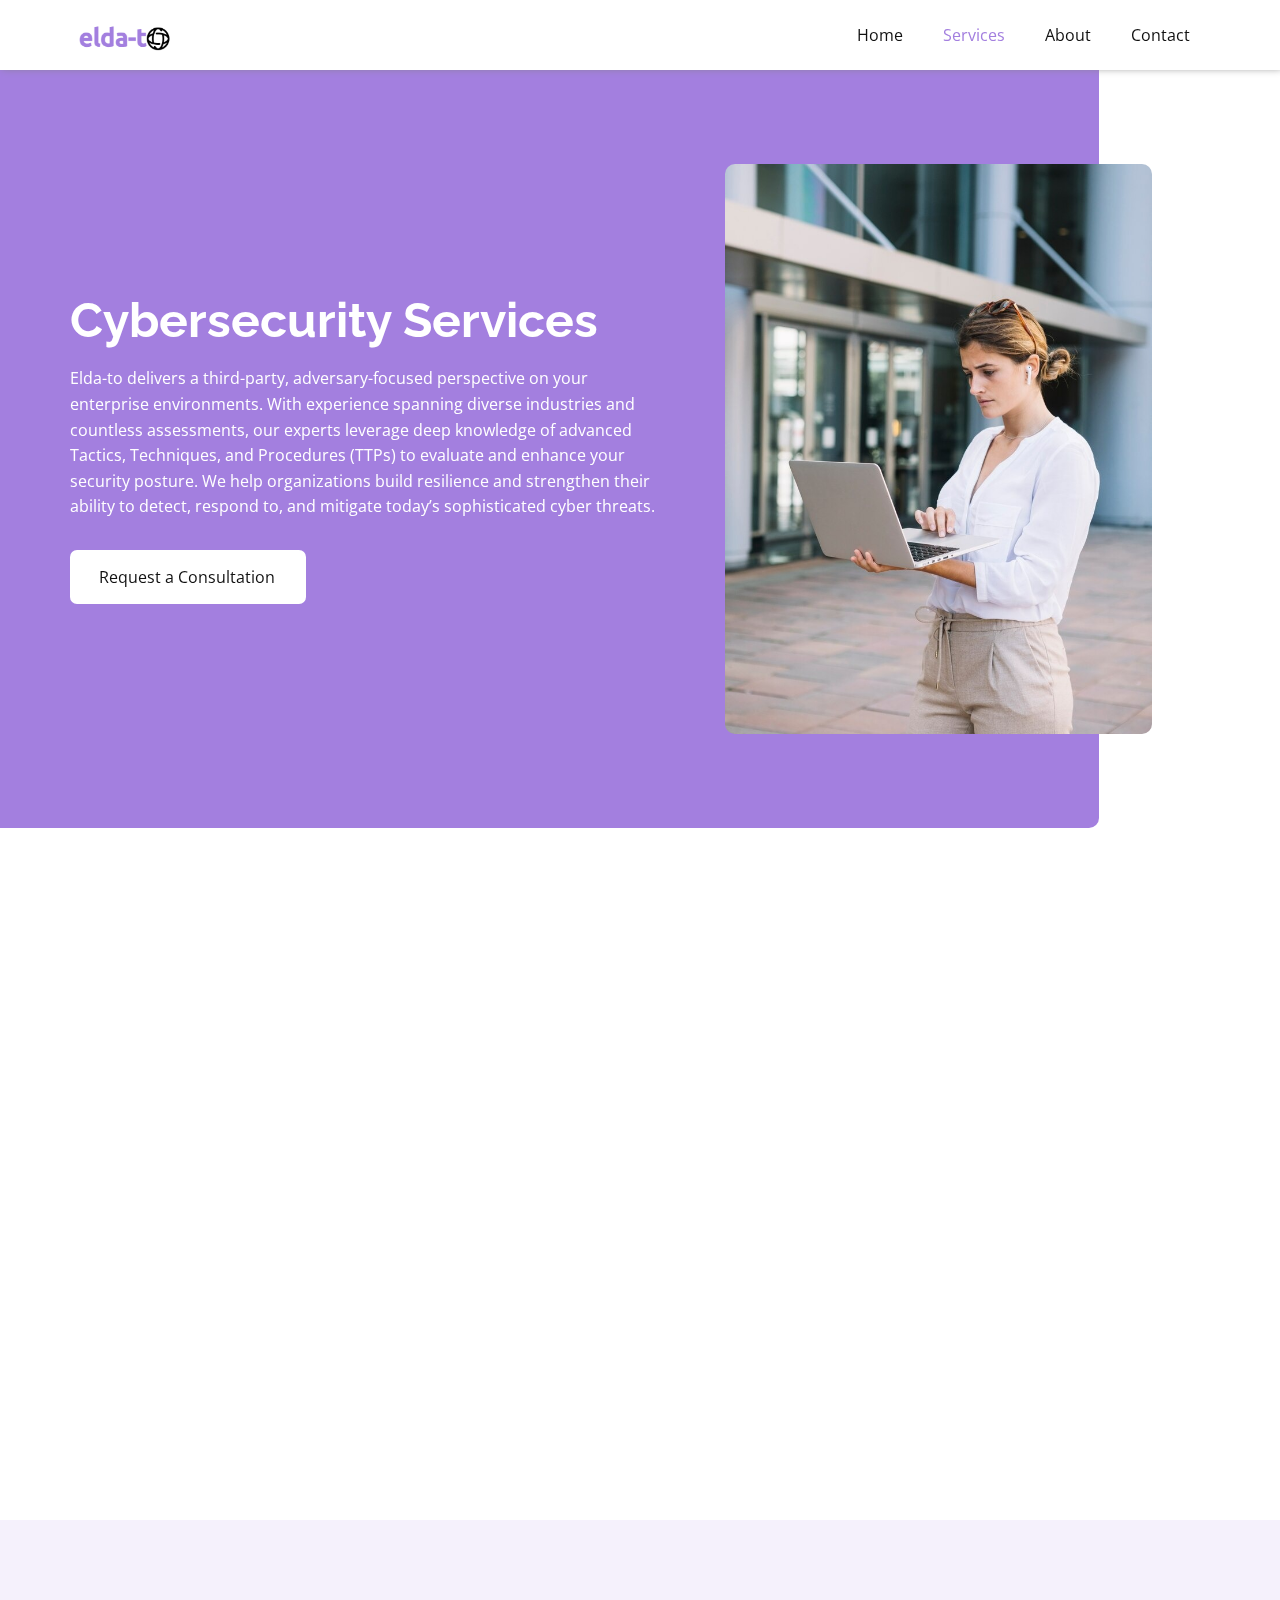
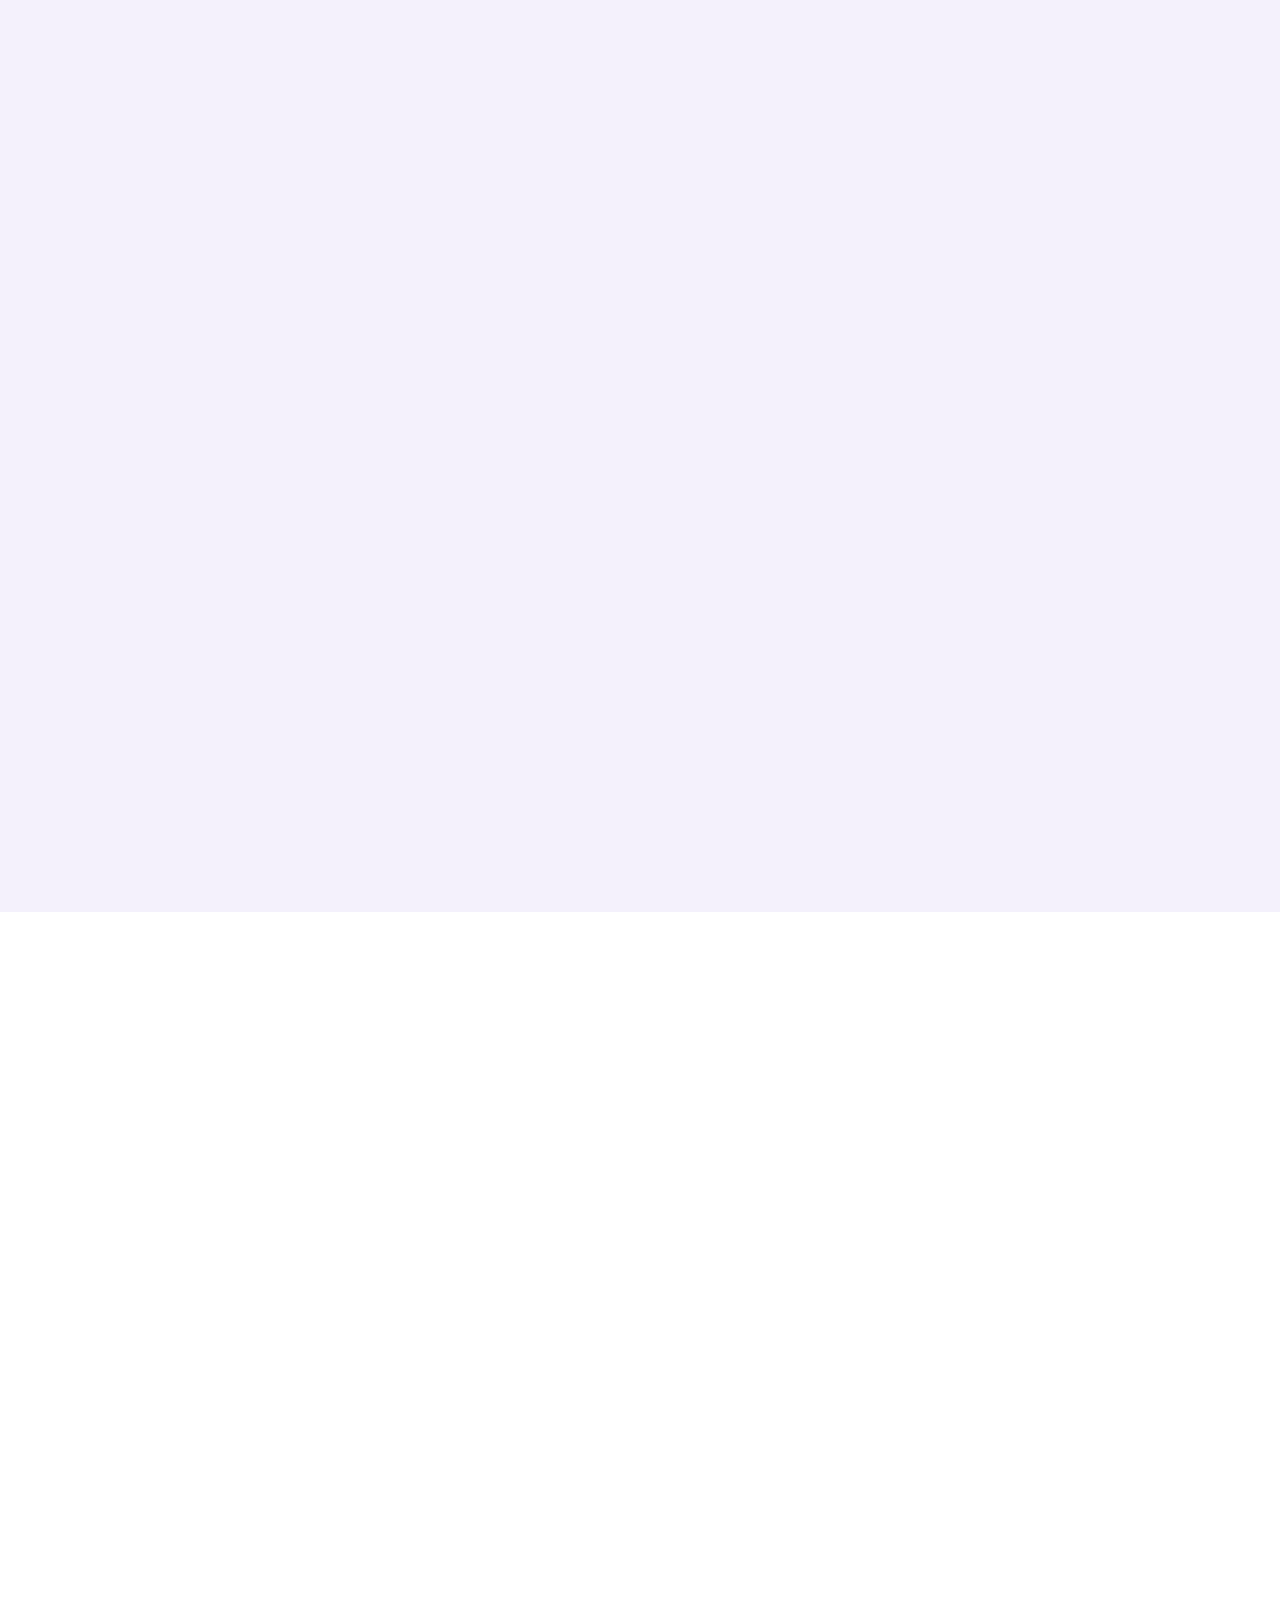
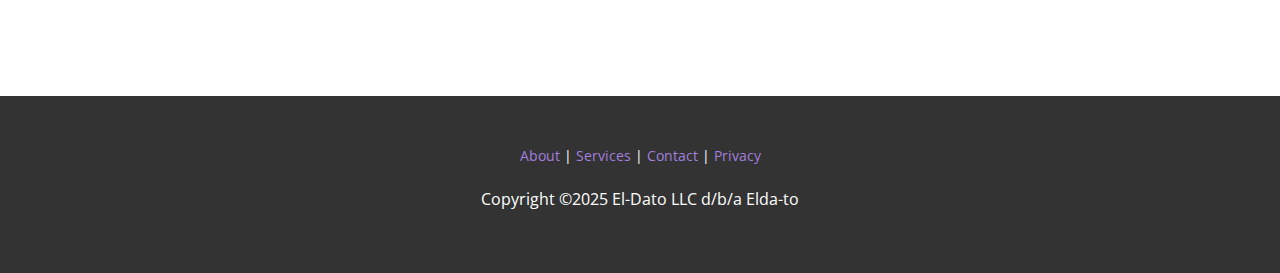
<file: Cybersecurity.html>
<!DOCTYPE html>
<html style="font-size: 16px;" lang="en-US"><head>
    <meta name="viewport" content="width=device-width, initial-scale=1.0">
    <meta charset="utf-8">
    <meta name="keywords" content="​Best Virtual Assistant For Your Business, Services We Provide, How It Works, ​Every Task Tackled. Every Challenge Checked, ​Top Reasons to Partner With Us, Our Clients Say, ​Simplify Your Work with a Virtual Assistant Company, Latest Posts, ​Your Questions Answered, ​Complete Building Services, ​&nbsp;&nbsp;Let&amp;apos;s talk">
    <meta name="description" content="​Elda-to is the industry leader in 100% onshore data infrastructure managed services. Through our strategic technology partnerships, highly specialized teams and platform-agnostic approach, we empower companies to transform their business with the power of data, analytics and the cloud.">
    <title>Cybersecurity</title>
    <link rel="stylesheet" href="nicepage.css" media="screen">
<link rel="stylesheet" href="Cybersecurity.css" media="screen">
    <script class="u-script" type="text/javascript" src="jquery.js" defer=""></script>
    <script class="u-script" type="text/javascript" src="nicepage.js" defer=""></script>
    <meta name="generator" content="Nicepage 7.2.3, nicepage.com">
    <link rel="icon" href="images/favicon.ico">
    
    
    
    
    
    
    <link id="u-theme-google-font" rel="stylesheet" href="https://fonts.googleapis.com/css?family=Raleway:100,100i,200,200i,300,300i,400,400i,500,500i,600,600i,700,700i,800,800i,900,900i|Open+Sans:300,300i,400,400i,500,500i,600,600i,700,700i,800,800i">
    <script type="application/ld+json">{
		"@context": "http://schema.org",
		"@type": "Organization",
		"name": "elda-to",
		"logo": "images/logo.png"
}</script>
    <meta name="theme-color" content="#a37fdf">
    <meta property="og:title" content="Cybersecurity">
    <meta property="og:description" content="​Elda-to is the industry leader in 100% onshore data infrastructure managed services. Through our strategic technology partnerships, highly specialized teams and platform-agnostic approach, we empower companies to transform their business with the power of data, analytics and the cloud.">
    <meta property="og:type" content="website">
  <meta data-intl-tel-input-cdn-path="intlTelInput/"></head>
  <body data-path-to-root="./" data-include-products="false" class="u-body u-xl-mode" data-lang="en"><header class="u-box-shadow u-clearfix u-header u-sticky u-sticky-c739 u-white u-header" id="sec-5bce"><div class="u-clearfix u-sheet u-valign-middle u-sheet-1">
        <a href="./" data-page-id="727101543" class="u-image u-logo u-image-1" data-image-width="165" data-image-height="50" title="Home">
          <img src="images/logo.png" class="u-logo-image u-logo-image-1">
        </a>
        <nav class="u-menu u-menu-dropdown u-offcanvas u-menu-1">
          <div class="menu-collapse" style="font-size: 1rem; letter-spacing: 0px;">
            <a class="u-button-style u-custom-left-right-menu-spacing u-custom-padding-bottom u-custom-top-bottom-menu-spacing u-hamburger-link u-nav-link u-text-active-palette-1-base u-text-hover-palette-2-base" href="#">
              <svg class="u-svg-link" viewBox="0 0 24 24"><use xlink:href="#menu-hamburger"></use></svg>
              <svg class="u-svg-content" version="1.1" id="menu-hamburger" viewBox="0 0 16 16" x="0px" y="0px" xmlns:xlink="http://www.w3.org/1999/xlink" xmlns="http://www.w3.org/2000/svg"><g><rect y="1" width="16" height="2"></rect><rect y="7" width="16" height="2"></rect><rect y="13" width="16" height="2"></rect>
</g></svg>
            </a>
          </div>
          <div class="u-custom-menu u-nav-container">
            <ul class="u-nav u-unstyled u-nav-1"><li class="u-nav-item"><a class="u-button-style u-nav-link u-text-active-palette-1-base u-text-hover-palette-2-base" href="./" style="padding: 10px 20px;">Home</a>
</li><li class="u-nav-item"><a class="u-button-style u-nav-link u-text-active-palette-1-base u-text-hover-palette-2-base" href="#" style="padding: 10px 20px;">Services</a><div class="u-nav-popup"><ul class="u-h-spacing-20 u-nav u-unstyled u-v-spacing-10 u-nav-2"><li class="u-nav-item"><a class="u-button-style u-nav-link u-white" href="Application.html">Application</a>
</li><li class="u-nav-item"><a class="u-button-style u-nav-link u-white" href="Cloud.html">Cloud</a>
</li><li class="u-nav-item"><a class="u-button-style u-nav-link u-white" href="Cybersecurity.html">Cybersecuity</a>
</li><li class="u-nav-item"><a class="u-button-style u-nav-link u-white" href="Database.html">Database</a>
</li><li class="u-nav-item"><a class="u-button-style u-nav-link u-white" href="Data-Analytics.html">Data Analytics</a>
</li></ul>
</div>
</li><li class="u-nav-item"><a class="u-button-style u-nav-link u-text-active-palette-1-base u-text-hover-palette-2-base" href="About.html" style="padding: 10px 20px;">About</a>
</li><li class="u-nav-item"><a class="u-button-style u-nav-link u-text-active-palette-1-base u-text-hover-palette-2-base" href="Contact.html" style="padding: 10px 20px;">Contact</a>
</li></ul>
          </div>
          <div class="u-custom-menu u-nav-container-collapse">
            <div class="u-black u-container-style u-inner-container-layout u-opacity u-opacity-95 u-sidenav">
              <div class="u-inner-container-layout u-sidenav-overflow">
                <div class="u-menu-close"></div>
                <ul class="u-align-center u-nav u-popupmenu-items u-unstyled u-nav-3"><li class="u-nav-item"><a class="u-button-style u-nav-link" href="./">Home</a>
</li><li class="u-nav-item"><a class="u-button-style u-nav-link" href="#">Services</a><div class="u-nav-popup"><ul class="u-h-spacing-20 u-nav u-unstyled u-v-spacing-10 u-nav-4"><li class="u-nav-item"><a class="u-button-style u-nav-link" href="Application.html">Application</a>
</li><li class="u-nav-item"><a class="u-button-style u-nav-link" href="Cloud.html">Cloud</a>
</li><li class="u-nav-item"><a class="u-button-style u-nav-link" href="Cybersecurity.html">Cybersecuity</a>
</li><li class="u-nav-item"><a class="u-button-style u-nav-link" href="Database.html">Database</a>
</li><li class="u-nav-item"><a class="u-button-style u-nav-link" href="Data-Analytics.html">Data Analytics</a>
</li></ul>
</div>
</li><li class="u-nav-item"><a class="u-button-style u-nav-link" href="About.html">About</a>
</li><li class="u-nav-item"><a class="u-button-style u-nav-link" href="Contact.html">Contact</a>
</li></ul>
              </div>
            </div>
            <div class="u-black u-menu-overlay u-opacity u-opacity-70"></div>
          </div>
        </nav>
      </div><style class="u-sticky-style" data-style-id="c739">.u-sticky-fixed.u-sticky-c739, .u-body.u-sticky-fixed .u-sticky-c739 {
box-shadow: 5px 5px 20px 0 rgba(0,0,0,0.4) !important
}</style></header>
    <section class="u-clearfix u-valign-middle-sm u-section-1" id="sec-f0ff">
      <div class="u-expanded-height u-palette-1-base u-radius u-shape u-shape-round u-shape-1" data-animation-name="customAnimationIn" data-animation-duration="1500" data-animation-delay="0"></div>
      <div class="custom-expanded data-layout-selected u-clearfix u-layout-wrap u-layout-wrap-1">
        <div class="u-layout">
          <div class="u-layout-row">
            <div class="u-size-31-sm u-size-31-xs u-size-33-lg u-size-33-xl u-size-60-md">
              <div class="u-layout-col">
                <div class="u-size-60">
                  <div class="u-layout-row">
                    <div class="u-container-style u-layout-cell u-size-60 u-layout-cell-1" data-animation-name="customAnimationIn" data-animation-duration="1500" data-animation-delay="200">
                      <div class="u-container-layout u-valign-middle u-container-layout-1">
                        <h2 class="u-text u-text-body-alt-color u-text-default u-text-1">Cybersecurity Services</h2>
                        <p class="u-text u-text-body-alt-color u-text-default u-text-2"> Elda-to delivers a third-party, adversary-focused perspective on your enterprise environments. With experience spanning diverse industries and countless assessments, our experts leverage deep knowledge of advanced Tactics, Techniques, and Procedures (TTPs) to evaluate and enhance your security posture. We help organizations build resilience and strengthen their ability to detect, respond to, and mitigate today’s sophisticated cyber threats.</p>
                        <a href="Contact.html" data-page-id="219253761" class="u-active-palette-1-light-3 u-border-none u-btn u-button-style u-hover-palette-1-light-3 u-radius u-white u-btn-1"> Request a Consultation</a>
                      </div>
                    </div>
                  </div>
                </div>
              </div>
            </div>
            <div class="u-size-27-lg u-size-27-xl u-size-29-sm u-size-29-xs u-size-60-md">
              <div class="u-layout-col">
                <div class="u-container-align-left u-container-style u-layout-cell u-radius u-size-60 u-layout-cell-2">
                  <div class="u-container-layout u-valign-middle-lg u-valign-middle-xl u-valign-top-md u-valign-top-sm u-valign-top-xs u-container-layout-2">
                    <img class="u-expanded-width-xs u-image u-image-round u-radius u-image-1" src="images/serious-young-businesswoman-stan.jpg" data-image-width="740" data-image-height="1110" data-animation-name="customAnimationIn" data-animation-duration="1500" data-animation-delay="500">
                  </div>
                </div>
              </div>
            </div>
          </div>
        </div>
      </div>
    </section>
    <section class="u-align-center u-clearfix u-container-align-center u-white u-section-2" src="" id="carousel_8e65">
      <div class="u-clearfix u-sheet u-sheet-1">
        <h2 class="u-align-center u-text u-text-default u-text-1" data-animation-name="customAnimationIn" data-animation-duration="1500" data-animation-delay="0">Cybersecurity Services</h2>
        <p class="u-align-center u-text u-text-2" data-animation-name="customAnimationIn" data-animation-duration="1500" data-animation-delay="200"> Empowering clients and the community to protect against adversaries through knowledge, enhanced visibility, and proactive defense strategies.</p>
        <div class="u-expanded-width u-list u-list-1">
          <div class="u-repeater u-repeater-1">
            <div class="u-container-align-left u-container-style u-list-item u-palette-1-light-3 u-radius u-repeater-item u-shape-round u-list-item-1" data-animation-name="customAnimationIn" data-animation-duration="1500" data-animation-delay="500">
              <div class="u-container-layout u-similar-container u-valign-top u-container-layout-1">
                <span class="u-align-left u-file-icon u-icon u-text-palette-1-base u-icon-1" data-animation-name="" data-animation-duration="0" data-animation-delay="0" data-animation-direction="">
                  <img src="images/5058251-1b0b628c.png" alt="">
                </span>
                <h4 class="u-align-left u-text u-text-palette-1-base u-text-3">Vulnerability Assessments</h4>
                <p class="u-align-left u-text u-text-default u-text-4"> Elda-to provides comprehensive vulnerability assessment services to identify and prioritize security weaknesses across your IT environment.&nbsp;</p>
                <a href="Contact.html" data-page-id="219253761" class="u-active-none u-align-left u-border-active-palette-1-base u-border-hover-palette-1-base u-border-none u-btn u-button-style u-hover-none u-none u-text-active-black u-text-hover-black u-text-palette-1-base u-btn-1">Get Started&nbsp;&nbsp;<span class="u-file-icon u-icon u-text-palette-1-base">
                    <img src="images/4.png" alt="">
                  </span>
                </a>
              </div>
            </div>
            <div class="u-container-align-left u-container-style u-list-item u-palette-1-light-3 u-radius u-repeater-item u-shape-round u-list-item-2" data-animation-name="customAnimationIn" data-animation-duration="1500" data-animation-delay="500">
              <div class="u-container-layout u-similar-container u-valign-top u-container-layout-2">
                <span class="u-align-left u-file-icon u-icon u-text-palette-1-base u-icon-3" data-animation-name="" data-animation-duration="0" data-animation-delay="0" data-animation-direction="">
                  <img src="images/4329730-53f5d13d.png" alt="">
                </span>
                <h4 class="u-align-left u-text u-text-palette-1-base u-text-5">Penetration Testing</h4>
                <p class="u-align-left u-text u-text-default u-text-6"> Elda-to offers comprehensive penetration testing services to uncover and address security gaps across your organization’s IT infrastructure.</p>
                <a href="Contact.html" data-page-id="219253761" class="u-active-none u-align-left u-border-active-palette-1-base u-border-hover-palette-1-base u-border-none u-btn u-button-style u-hover-none u-none u-text-active-black u-text-hover-black u-text-palette-1-base u-btn-2">Get Started&nbsp;&nbsp;<span class="u-file-icon u-icon u-text-palette-1-base">
                    <img src="images/4.png" alt="">
                  </span>
                </a>
              </div>
            </div>
            <div class="u-container-align-left u-container-style u-list-item u-palette-1-light-3 u-radius u-repeater-item u-shape-round u-list-item-3" data-animation-name="customAnimationIn" data-animation-duration="1500" data-animation-delay="500">
              <div class="u-container-layout u-similar-container u-valign-top u-container-layout-3">
                <span class="u-align-left u-file-icon u-icon u-text-palette-1-base u-icon-5" data-animation-name="" data-animation-duration="0" data-animation-delay="0" data-animation-direction="">
                  <img src="images/1858338-1f2c8a04.png" alt="">
                </span>
                <h4 class="u-align-left u-text u-text-palette-1-base u-text-7">Risk Assessments</h4>
                <p class="u-align-left u-text u-text-default u-text-8">Elda-to offers comprehensive risk assessment services to identify, evaluate, and prioritize risks across your organization’s digital ecosystem.</p>
                <a href="Contact.html" data-page-id="219253761" class="u-active-none u-align-left u-border-active-palette-1-base u-border-hover-palette-1-base u-border-none u-btn u-button-style u-hover-none u-none u-text-active-black u-text-hover-black u-text-palette-1-base u-btn-3"> Get Started&nbsp;&nbsp;<span class="u-file-icon u-icon u-text-palette-1-base">
                    <img src="images/4.png" alt="">
                  </span>
                </a>
              </div>
            </div>
          </div>
        </div>
      </div>
    </section>
    <section class="u-align-center u-clearfix u-container-align-center u-palette-1-light-3 u-section-3" id="carousel_0fc0">
      <div class="u-clearfix u-sheet u-valign-middle u-sheet-1">
        <h2 class="u-text u-text-default u-text-1" data-animation-name="customAnimationIn" data-animation-duration="1500" data-animation-delay="0">Why Elda-to</h2>
        <p class="u-text u-text-2" data-animation-name="customAnimationIn" data-animation-duration="1500" data-animation-delay="0"> Discover why today’s leading brands choose Elda-to's cybersecurity services.</p>
        <div class="data-layout-selected u-clearfix u-expanded-width u-layout-wrap u-layout-wrap-1">
          <div class="u-layout">
            <div class="u-layout-row">
              <div class="u-container-align-left u-container-style u-layout-cell u-size-29-lg u-size-34-xl u-size-60-md u-size-60-sm u-size-60-xs u-layout-cell-1" data-animation-name="customAnimationIn" data-animation-duration="1500" data-animation-delay="0">
                <div class="u-container-layout u-valign-top u-container-layout-1">
                  <div class="u-accordion u-expanded-width u-faq u-spacing-20 u-accordion-1">
                    <div class="u-accordion-item">
                      <a class="active u-accordion-link u-active-white u-border-active-grey-75 u-border-hover-grey-75 u-btn-round u-button-style u-hover-white u-palette-1-base u-radius u-text-active-palette-1-base u-text-body-alt-color u-text-hover-palette-1-base u-accordion-link-1" id="link-accordion-6327" aria-controls="accordion-6327" aria-selected="true">
                        <span class="u-accordion-link-text">Cloud Risk Assessments</span>
                        <span class="u-accordion-link-icon u-icon u-icon-circle u-palette-1-base u-text-white u-icon-1">
                          <svg class="u-svg-link" preserveAspectRatio="xMidYMin slice" viewBox="0 0 16 16" style=""><use xmlns:xlink="http://www.w3.org/1999/xlink" xlink:href="#svg-8021"></use></svg>
                          <svg class="u-svg-content" viewBox="0 0 16 16" x="0px" y="0px" id="svg-8021" style=""><path d="M8,10.7L1.6,5.3c-0.4-0.4-1-0.4-1.3,0c-0.4,0.4-0.4,0.9,0,1.3l7.2,6.1c0.1,0.1,0.4,0.2,0.6,0.2s0.4-0.1,0.6-0.2l7.1-6
	c0.4-0.4,0.4-0.9,0-1.3c-0.4-0.4-1-0.4-1.3,0L8,10.7z"></path></svg>
                        </span>
                      </a>
                      <div class="u-accordion-active u-accordion-pane u-container-style u-accordion-pane-1" id="accordion-6327" aria-labelledby="link-accordion-6327">
                        <div class="u-container-layout u-container-layout-2">
                          <div class="fr-view u-clearfix u-rich-text u-text">
                            <p id="isPasted">Identifying risks specific to cloud environments, including misconfigurations, compliance gaps, and exposure to advanced threats in public, private, and hybrid clouds.</p>
                          </div>
                        </div>
                      </div>
                    </div>
                    <div class="u-accordion-item">
                      <a class="u-accordion-link u-active-white u-border-active-grey-75 u-border-hover-grey-75 u-btn-round u-button-style u-hover-white u-palette-1-base u-radius u-text-active-palette-1-base u-text-body-alt-color u-text-hover-palette-1-base u-accordion-link-2" id="link-accordion-4aab" aria-controls="accordion-4aab" aria-selected="false">
                        <span class="u-accordion-link-text">Compliance Risk Assessments</span>
                        <span class="u-accordion-link-icon u-icon u-icon-circle u-palette-1-base u-text-white u-icon-2">
                          <svg class="u-svg-link" preserveAspectRatio="xMidYMin slice" viewBox="0 0 16 16" style=""><use xmlns:xlink="http://www.w3.org/1999/xlink" xlink:href="#svg-3470"></use></svg>
                          <svg class="u-svg-content" viewBox="0 0 16 16" x="0px" y="0px" id="svg-3470" style=""><path d="M8,10.7L1.6,5.3c-0.4-0.4-1-0.4-1.3,0c-0.4,0.4-0.4,0.9,0,1.3l7.2,6.1c0.1,0.1,0.4,0.2,0.6,0.2s0.4-0.1,0.6-0.2l7.1-6
	c0.4-0.4,0.4-0.9,0-1.3c-0.4-0.4-1-0.4-1.3,0L8,10.7z"></path></svg>
                        </span>
                      </a>
                      <div class="u-accordion-pane u-container-style u-accordion-pane-2" id="accordion-4aab" aria-labelledby="link-accordion-4aab">
                        <div class="u-container-layout u-container-layout-3">
                          <div class="fr-view u-clearfix u-rich-text u-text">
                            <p id="isPasted">Ensuring your organization meets regulatory requirements and industry standards such as HIPAA, PCI DSS, and others by identifying and mitigating compliance gaps.</p>
                          </div>
                        </div>
                      </div>
                    </div>
                    <div class="u-accordion-item">
                      <a class="u-accordion-link u-active-white u-border-active-grey-75 u-border-hover-grey-75 u-btn-round u-button-style u-hover-white u-palette-1-base u-radius u-text-active-palette-1-base u-text-body-alt-color u-text-hover-palette-1-base u-accordion-link-3" id="link-accordion-eb1f" aria-controls="accordion-eb1f" aria-selected="false">
                        <span class="u-accordion-link-text"> Application Penetration Testing</span>
                        <span class="u-accordion-link-icon u-icon u-icon-circle u-palette-1-base u-text-white u-icon-3">
                          <svg class="u-svg-link" preserveAspectRatio="xMidYMin slice" viewBox="0 0 16 16" style=""><use xmlns:xlink="http://www.w3.org/1999/xlink" xlink:href="#svg-e07d"></use></svg>
                          <svg class="u-svg-content" viewBox="0 0 16 16" x="0px" y="0px" id="svg-e07d" style=""><path d="M8,10.7L1.6,5.3c-0.4-0.4-1-0.4-1.3,0c-0.4,0.4-0.4,0.9,0,1.3l7.2,6.1c0.1,0.1,0.4,0.2,0.6,0.2s0.4-0.1,0.6-0.2l7.1-6
	c0.4-0.4,0.4-0.9,0-1.3c-0.4-0.4-1-0.4-1.3,0L8,10.7z"></path></svg>
                        </span>
                      </a>
                      <div class="u-accordion-pane u-container-style u-accordion-pane-3" id="accordion-eb1f" aria-labelledby="link-accordion-eb1f">
                        <div class="u-container-layout u-container-layout-4">
                          <div class="fr-view u-clearfix u-rich-text u-text">
                            <p id="isPasted">Testing the security of web, mobile, thick client, and API applications to identify exploitable flaws. </p>
                          </div>
                        </div>
                      </div>
                    </div>
                    <div class="u-accordion-item">
                      <a class="u-accordion-link u-active-white u-border-active-grey-75 u-border-hover-grey-75 u-btn-round u-button-style u-hover-white u-palette-1-base u-radius u-text-active-palette-1-base u-text-body-alt-color u-text-hover-palette-1-base u-accordion-link-4" id="link-23a6" aria-controls="23a6" aria-selected="false">
                        <span class="u-accordion-link-text"> Internal Network Penetration Testing</span>
                        <span class="u-accordion-link-icon u-icon u-icon-circle u-palette-1-base u-text-white u-icon-4">
                          <svg class="u-svg-link" preserveAspectRatio="xMidYMin slice" viewBox="0 0 16 16" style=""><use xlink:href="#svg-77c4"></use></svg>
                          <svg class="u-svg-content" viewBox="0 0 16 16" x="0px" y="0px" id="svg-77c4"><path d="M8,10.7L1.6,5.3c-0.4-0.4-1-0.4-1.3,0c-0.4,0.4-0.4,0.9,0,1.3l7.2,6.1c0.1,0.1,0.4,0.2,0.6,0.2s0.4-0.1,0.6-0.2l7.1-6
	c0.4-0.4,0.4-0.9,0-1.3c-0.4-0.4-1-0.4-1.3,0L8,10.7z"></path></svg>
                        </span>
                      </a>
                      <div class="u-accordion-pane u-container-style u-accordion-pane-4" id="23a6" aria-labelledby="link-23a6">
                        <div class="u-container-layout u-container-layout-5">
                          <div class="fr-view u-clearfix u-rich-text u-text">
                            <p id="isPasted">Simulating attacks within your network to identify risks from insider threats or compromised systems.</p>
                          </div>
                        </div>
                      </div>
                    </div>
                    <div class="u-accordion-item">
                      <a class="u-accordion-link u-active-white u-border-active-grey-75 u-border-hover-grey-75 u-btn-round u-button-style u-hover-white u-palette-1-base u-radius u-text-active-palette-1-base u-text-body-alt-color u-text-hover-palette-1-base u-accordion-link-5" id="link-98b1" aria-controls="98b1" aria-selected="false">
                        <span class="u-accordion-link-text"> Network Vulnerability Assessments</span>
                        <span class="u-accordion-link-icon u-icon u-icon-circle u-palette-1-base u-text-white u-icon-5">
                          <svg class="u-svg-link" preserveAspectRatio="xMidYMin slice" viewBox="0 0 16 16" style=""><use xlink:href="#svg-652b"></use></svg>
                          <svg class="u-svg-content" viewBox="0 0 16 16" x="0px" y="0px" id="svg-652b"><path d="M8,10.7L1.6,5.3c-0.4-0.4-1-0.4-1.3,0c-0.4,0.4-0.4,0.9,0,1.3l7.2,6.1c0.1,0.1,0.4,0.2,0.6,0.2s0.4-0.1,0.6-0.2l7.1-6
	c0.4-0.4,0.4-0.9,0-1.3c-0.4-0.4-1-0.4-1.3,0L8,10.7z"></path></svg>
                        </span>
                      </a>
                      <div class="u-accordion-pane u-container-style u-accordion-pane-5" id="98b1" aria-labelledby="link-98b1">
                        <div class="u-container-layout u-container-layout-6">
                          <div class="fr-view u-clearfix u-rich-text u-text">
                            <p id="isPasted">Identifying risks in internal, external, and wireless network infrastructures.</p>
                          </div>
                        </div>
                      </div>
                    </div>
                    <div class="u-accordion-item">
                      <a class="u-accordion-link u-active-white u-border-active-grey-75 u-border-hover-grey-75 u-btn-round u-button-style u-hover-white u-palette-1-base u-radius u-text-active-palette-1-base u-text-body-alt-color u-text-hover-palette-1-base u-accordion-link-6" id="link-edd0" aria-controls="edd0" aria-selected="false">
                        <span class="u-accordion-link-text"> Application Vulnerability Assessments</span>
                        <span class="u-accordion-link-icon u-icon u-icon-circle u-palette-1-base u-text-white u-icon-6">
                          <svg class="u-svg-link" preserveAspectRatio="xMidYMin slice" viewBox="0 0 16 16" style=""><use xlink:href="#svg-bc2e"></use></svg>
                          <svg class="u-svg-content" viewBox="0 0 16 16" x="0px" y="0px" id="svg-bc2e"><path d="M8,10.7L1.6,5.3c-0.4-0.4-1-0.4-1.3,0c-0.4,0.4-0.4,0.9,0,1.3l7.2,6.1c0.1,0.1,0.4,0.2,0.6,0.2s0.4-0.1,0.6-0.2l7.1-6
	c0.4-0.4,0.4-0.9,0-1.3c-0.4-0.4-1-0.4-1.3,0L8,10.7z"></path></svg>
                        </span>
                      </a>
                      <div class="u-accordion-pane u-container-style u-accordion-pane-6" id="edd0" aria-labelledby="link-edd0">
                        <div class="u-container-layout u-container-layout-7">
                          <div class="fr-view u-clearfix u-rich-text u-text">
                            <p id="isPasted">Detecting flaws in web, mobile, and API applications.</p>
                          </div>
                        </div>
                      </div>
                    </div>
                  </div>
                </div>
              </div>
              <div class="u-container-align-center-md u-container-style u-layout-cell u-size-26-xl u-size-31-lg u-size-60-md u-size-60-sm u-size-60-xs u-layout-cell-2" data-animation-name="customAnimationIn" data-animation-duration="1500" data-animation-delay="0">
                <div class="u-container-layout u-valign-middle-lg u-valign-middle-sm u-valign-middle-xs u-container-layout-8">
                  <div class="custom-expanded u-palette-1-base u-radius u-shape u-shape-round u-shape-1"></div>
                  <img class="u-image u-image-round u-radius u-image-1" src="images/pretty-smiling-woman-transperent.jpg" alt="" data-image-width="740" data-image-height="1110">
                </div>
              </div>
            </div>
          </div>
        </div>
      </div>
    </section>
    <section class="u-clearfix u-container-align-center-xl u-container-align-center-xs u-white u-section-4" id="sec-2e8a">
      <div class="u-clearfix u-sheet u-sheet-1">
        <div class="u-palette-1-base u-radius u-shape u-shape-round u-shape-1" data-animation-name="flipIn" data-animation-duration="1000" data-animation-delay="500" data-animation-direction="X"></div>
        <img class="u-image u-image-round u-radius u-image-1" src="images/woman-working-office-using-printer8.jpg" alt="" data-image-width="1200" data-image-height="944" data-animation-name="customAnimationIn" data-animation-duration="1500" data-animation-delay="0">
        <div class="u-align-left u-container-align-left u-container-style u-expanded-width-sm u-expanded-width-xs u-group u-palette-1-base u-radius u-shape-round u-group-1" data-animation-name="customAnimationIn" data-animation-duration="1500" data-animation-delay="500" data-animation-direction="X" data-animation-out="1">
          <div class="u-container-layout u-container-layout-1">
            <h2 class="u-align-left u-text u-text-1">Get End-to-End Cybersecurity Solutions.</h2>
            <a href="Contact.html" data-page-id="219253761" class="u-active-white u-align-left u-border-none u-btn u-button-style u-hover-white u-radius u-text-active-palette-1-base u-text-hover-palette-1-base u-btn-1">Get​ Started</a>
          </div>
        </div>
      </div>
    </section>
    
    
    
    <footer class="u-align-center u-clearfix u-container-align-center u-footer u-grey-80 u-footer" id="sec-553b"><div class="u-clearfix u-sheet u-sheet-1">
        <p class="u-align-center u-small-text u-text u-text-variant u-text-1">
          <a href="About.html" data-page-id="8295660" class="u-active-none u-border-none u-btn u-button-link u-button-style u-hover-none u-none u-text-palette-1-base u-btn-1">About </a>| <a href="./#sec-e104" data-page-id="727101543" class="u-active-none u-border-none u-btn u-button-link u-button-style u-hover-none u-none u-text-palette-1-base u-btn-2">Services</a> | <a href="Contact.html" data-page-id="219253761" class="u-active-none u-border-none u-btn u-button-link u-button-style u-hover-none u-none u-text-palette-1-base u-btn-3">Contact</a> |&nbsp;<a href="Privacy-Policy.html" data-page-id="17024920" class="u-active-none u-border-none u-btn u-button-link u-button-style u-hover-none u-none u-text-palette-1-base u-btn-4">Privacy</a>
          <br>
        </p>
        <p class="u-align-center u-text u-text-2"> Copyright ​©2025 El-Dato LLC d/b/a Elda-to</p>
      </div></footer>
  
</body></html>
</file>
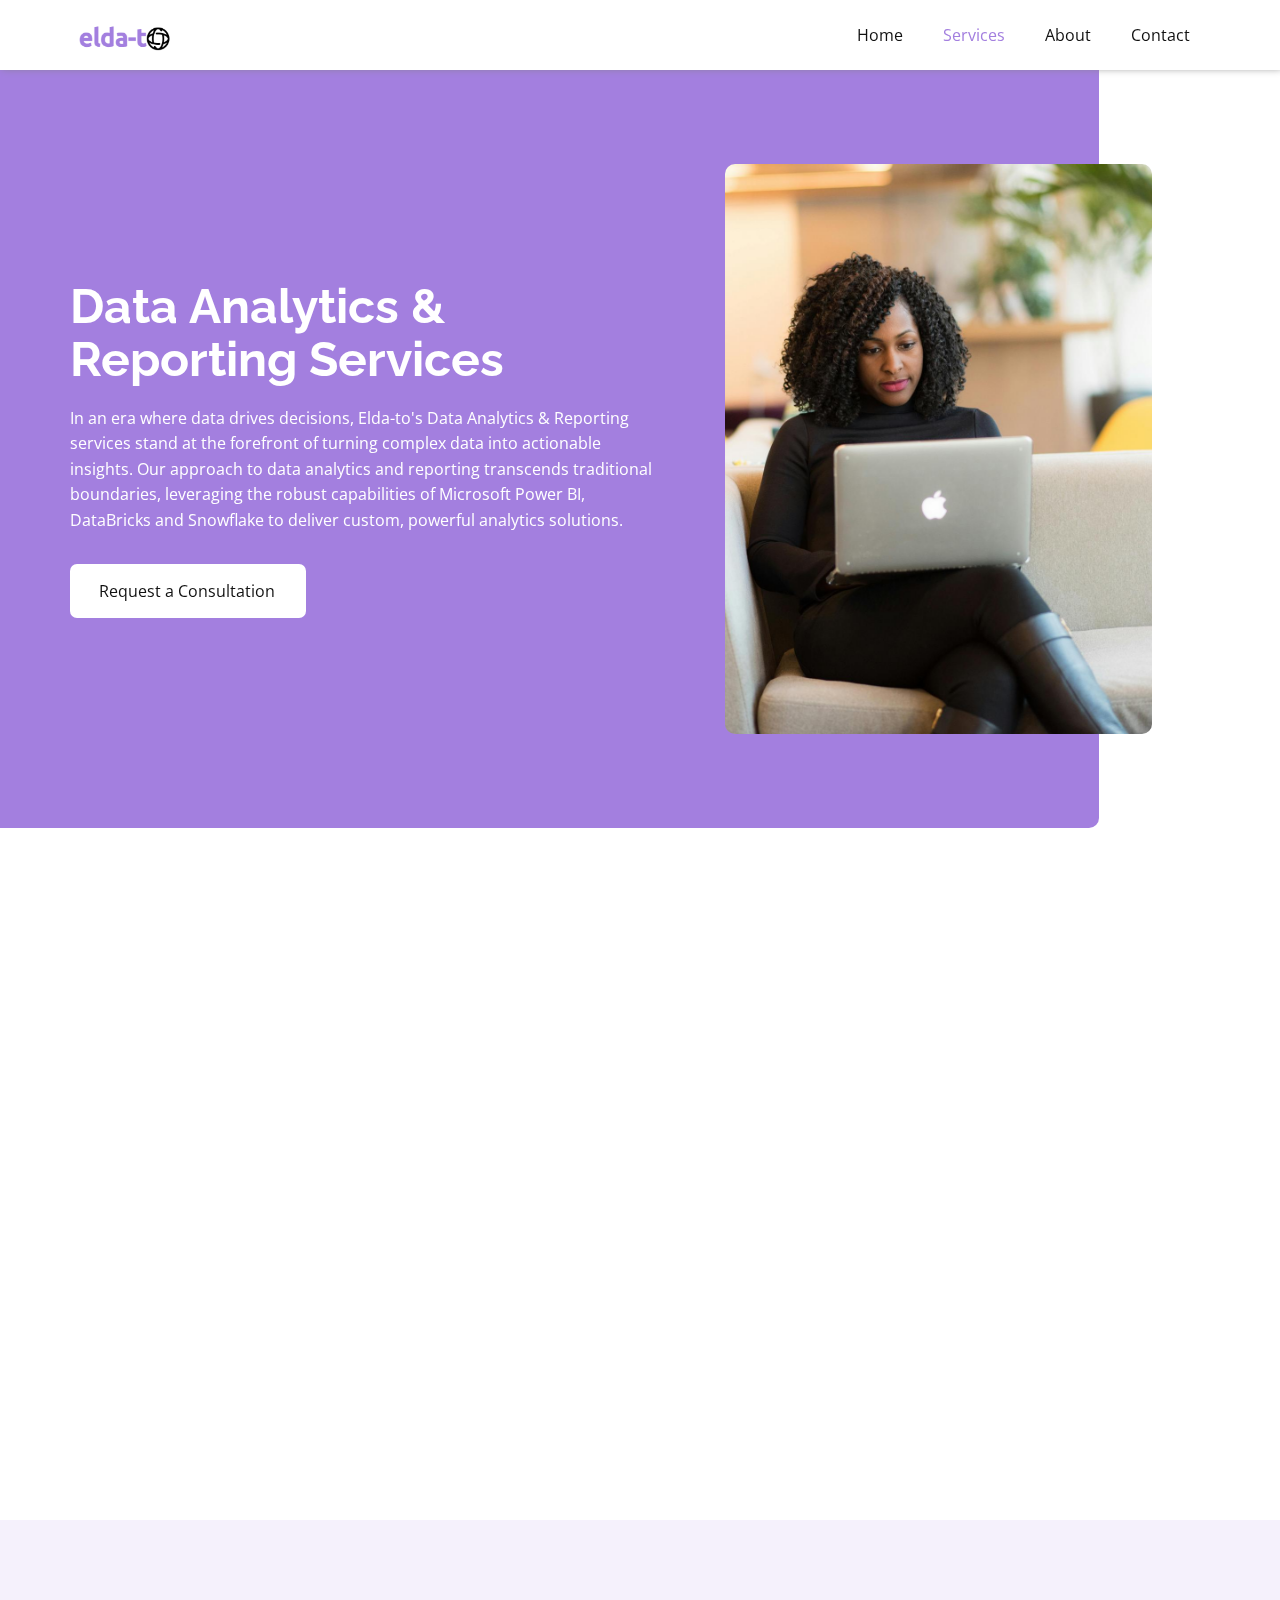
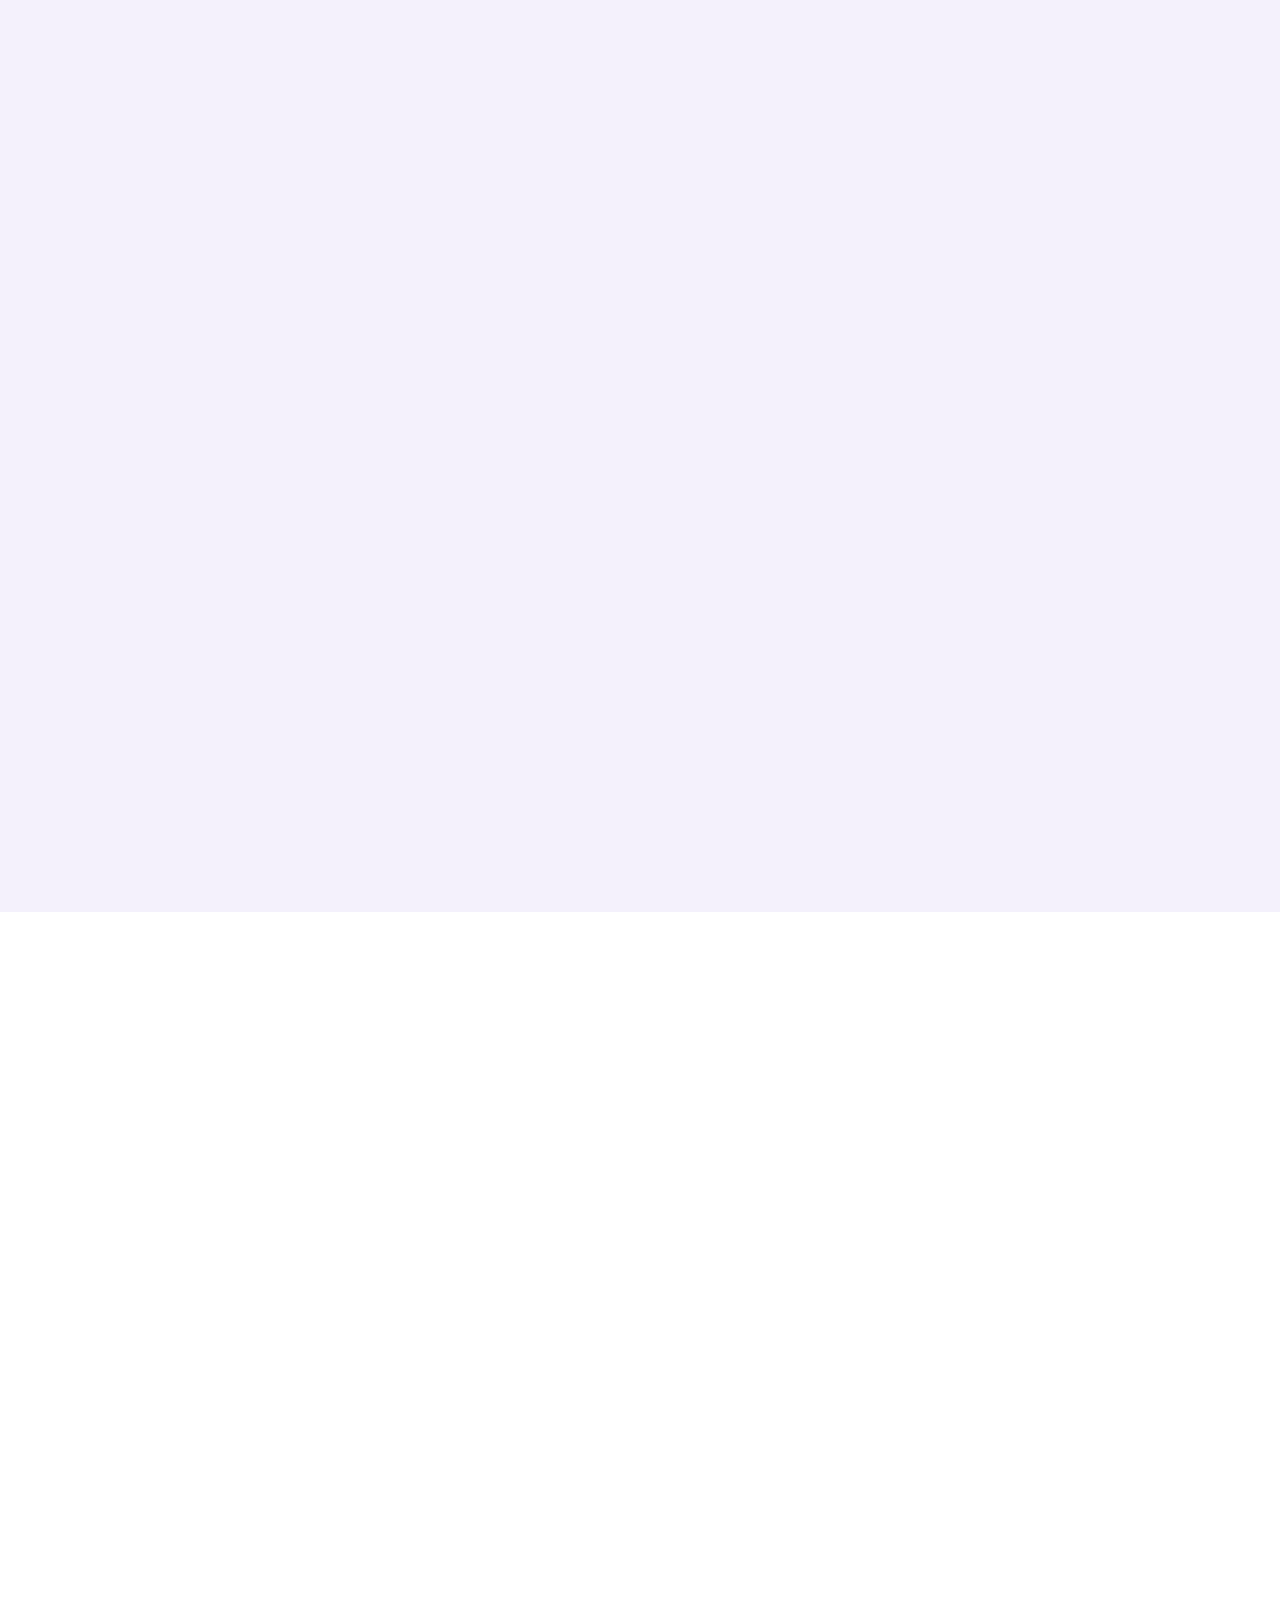
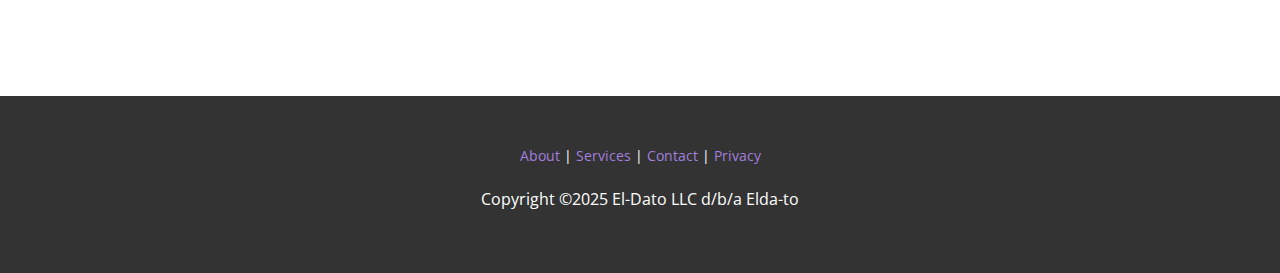
<file: Data-Analytics.html>
<!DOCTYPE html>
<html style="font-size: 16px;" lang="en-US"><head>
    <meta name="viewport" content="width=device-width, initial-scale=1.0">
    <meta charset="utf-8">
    <meta name="keywords" content="​Best Virtual Assistant For Your Business, Services We Provide, How It Works, ​Every Task Tackled. Every Challenge Checked, ​Top Reasons to Partner With Us, Our Clients Say, ​Simplify Your Work with a Virtual Assistant Company, Latest Posts, ​Your Questions Answered, ​Complete Building Services, ​&nbsp;&nbsp;Let&amp;apos;s talk">
    <meta name="description" content="​Elda-to is the industry leader in 100% onshore data infrastructure managed services. Through our strategic technology partnerships, highly specialized teams and platform-agnostic approach, we empower companies to transform their business with the power of data, analytics and the cloud.">
    <title>Data Analytics</title>
    <link rel="stylesheet" href="nicepage.css" media="screen">
<link rel="stylesheet" href="Data-Analytics.css" media="screen">
    <script class="u-script" type="text/javascript" src="jquery.js" defer=""></script>
    <script class="u-script" type="text/javascript" src="nicepage.js" defer=""></script>
    <meta name="generator" content="Nicepage 7.2.3, nicepage.com">
    <link rel="icon" href="images/favicon.ico">
    
    
    
    
    
    
    <link id="u-theme-google-font" rel="stylesheet" href="https://fonts.googleapis.com/css?family=Raleway:100,100i,200,200i,300,300i,400,400i,500,500i,600,600i,700,700i,800,800i,900,900i|Open+Sans:300,300i,400,400i,500,500i,600,600i,700,700i,800,800i">
    <script type="application/ld+json">{
		"@context": "http://schema.org",
		"@type": "Organization",
		"name": "elda-to",
		"logo": "images/logo.png"
}</script>
    <meta name="theme-color" content="#a37fdf">
    <meta property="og:title" content="Data Analytics">
    <meta property="og:description" content="​Elda-to is the industry leader in 100% onshore data infrastructure managed services. Through our strategic technology partnerships, highly specialized teams and platform-agnostic approach, we empower companies to transform their business with the power of data, analytics and the cloud.">
    <meta property="og:type" content="website">
  <meta data-intl-tel-input-cdn-path="intlTelInput/"></head>
  <body data-path-to-root="./" data-include-products="false" class="u-body u-xl-mode" data-lang="en"><header class="u-box-shadow u-clearfix u-header u-sticky u-sticky-c739 u-white u-header" id="sec-5bce"><div class="u-clearfix u-sheet u-valign-middle u-sheet-1">
        <a href="./" data-page-id="727101543" class="u-image u-logo u-image-1" data-image-width="165" data-image-height="50" title="Home">
          <img src="images/logo.png" class="u-logo-image u-logo-image-1">
        </a>
        <nav class="u-menu u-menu-dropdown u-offcanvas u-menu-1">
          <div class="menu-collapse" style="font-size: 1rem; letter-spacing: 0px;">
            <a class="u-button-style u-custom-left-right-menu-spacing u-custom-padding-bottom u-custom-top-bottom-menu-spacing u-hamburger-link u-nav-link u-text-active-palette-1-base u-text-hover-palette-2-base" href="#">
              <svg class="u-svg-link" viewBox="0 0 24 24"><use xlink:href="#menu-hamburger"></use></svg>
              <svg class="u-svg-content" version="1.1" id="menu-hamburger" viewBox="0 0 16 16" x="0px" y="0px" xmlns:xlink="http://www.w3.org/1999/xlink" xmlns="http://www.w3.org/2000/svg"><g><rect y="1" width="16" height="2"></rect><rect y="7" width="16" height="2"></rect><rect y="13" width="16" height="2"></rect>
</g></svg>
            </a>
          </div>
          <div class="u-custom-menu u-nav-container">
            <ul class="u-nav u-unstyled u-nav-1"><li class="u-nav-item"><a class="u-button-style u-nav-link u-text-active-palette-1-base u-text-hover-palette-2-base" href="./" style="padding: 10px 20px;">Home</a>
</li><li class="u-nav-item"><a class="u-button-style u-nav-link u-text-active-palette-1-base u-text-hover-palette-2-base" href="#" style="padding: 10px 20px;">Services</a><div class="u-nav-popup"><ul class="u-h-spacing-20 u-nav u-unstyled u-v-spacing-10 u-nav-2"><li class="u-nav-item"><a class="u-button-style u-nav-link u-white" href="Application.html">Application</a>
</li><li class="u-nav-item"><a class="u-button-style u-nav-link u-white" href="Cloud.html">Cloud</a>
</li><li class="u-nav-item"><a class="u-button-style u-nav-link u-white" href="Cybersecurity.html">Cybersecuity</a>
</li><li class="u-nav-item"><a class="u-button-style u-nav-link u-white" href="Database.html">Database</a>
</li><li class="u-nav-item"><a class="u-button-style u-nav-link u-white" href="Data-Analytics.html">Data Analytics</a>
</li></ul>
</div>
</li><li class="u-nav-item"><a class="u-button-style u-nav-link u-text-active-palette-1-base u-text-hover-palette-2-base" href="About.html" style="padding: 10px 20px;">About</a>
</li><li class="u-nav-item"><a class="u-button-style u-nav-link u-text-active-palette-1-base u-text-hover-palette-2-base" href="Contact.html" style="padding: 10px 20px;">Contact</a>
</li></ul>
          </div>
          <div class="u-custom-menu u-nav-container-collapse">
            <div class="u-black u-container-style u-inner-container-layout u-opacity u-opacity-95 u-sidenav">
              <div class="u-inner-container-layout u-sidenav-overflow">
                <div class="u-menu-close"></div>
                <ul class="u-align-center u-nav u-popupmenu-items u-unstyled u-nav-3"><li class="u-nav-item"><a class="u-button-style u-nav-link" href="./">Home</a>
</li><li class="u-nav-item"><a class="u-button-style u-nav-link" href="#">Services</a><div class="u-nav-popup"><ul class="u-h-spacing-20 u-nav u-unstyled u-v-spacing-10 u-nav-4"><li class="u-nav-item"><a class="u-button-style u-nav-link" href="Application.html">Application</a>
</li><li class="u-nav-item"><a class="u-button-style u-nav-link" href="Cloud.html">Cloud</a>
</li><li class="u-nav-item"><a class="u-button-style u-nav-link" href="Cybersecurity.html">Cybersecuity</a>
</li><li class="u-nav-item"><a class="u-button-style u-nav-link" href="Database.html">Database</a>
</li><li class="u-nav-item"><a class="u-button-style u-nav-link" href="Data-Analytics.html">Data Analytics</a>
</li></ul>
</div>
</li><li class="u-nav-item"><a class="u-button-style u-nav-link" href="About.html">About</a>
</li><li class="u-nav-item"><a class="u-button-style u-nav-link" href="Contact.html">Contact</a>
</li></ul>
              </div>
            </div>
            <div class="u-black u-menu-overlay u-opacity u-opacity-70"></div>
          </div>
        </nav>
      </div><style class="u-sticky-style" data-style-id="c739">.u-sticky-fixed.u-sticky-c739, .u-body.u-sticky-fixed .u-sticky-c739 {
box-shadow: 5px 5px 20px 0 rgba(0,0,0,0.4) !important
}</style></header>
    <section class="u-clearfix u-valign-middle-sm u-section-1" id="sec-f0ff">
      <div class="u-expanded-height u-palette-1-base u-radius u-shape u-shape-round u-shape-1" data-animation-name="customAnimationIn" data-animation-duration="1500" data-animation-delay="0"></div>
      <div class="custom-expanded data-layout-selected u-clearfix u-layout-wrap u-layout-wrap-1">
        <div class="u-layout">
          <div class="u-layout-row">
            <div class="u-size-31-sm u-size-31-xs u-size-33-lg u-size-33-xl u-size-60-md">
              <div class="u-layout-col">
                <div class="u-size-60">
                  <div class="u-layout-row">
                    <div class="u-container-style u-layout-cell u-size-60 u-layout-cell-1" data-animation-name="customAnimationIn" data-animation-duration="1500" data-animation-delay="200">
                      <div class="u-container-layout u-valign-middle u-container-layout-1">
                        <h2 class="u-text u-text-body-alt-color u-text-default u-text-1">Data Analytics &amp; Reporting Services</h2>
                        <p class="u-text u-text-body-alt-color u-text-default u-text-2"> In an era where data drives decisions, Elda-to's Data Analytics &amp; Reporting services stand at the forefront of turning complex data into actionable insights. Our approach to data analytics and reporting transcends traditional boundaries, leveraging the robust capabilities of Microsoft Power BI, DataBricks and Snowflake to deliver custom, powerful analytics solutions.</p>
                        <a href="Contact.html" data-page-id="219253761" class="u-active-palette-1-light-3 u-border-none u-btn u-button-style u-hover-palette-1-light-3 u-radius u-white u-btn-1"> Request a Consultation</a>
                      </div>
                    </div>
                  </div>
                </div>
              </div>
            </div>
            <div class="u-size-27-lg u-size-27-xl u-size-29-sm u-size-29-xs u-size-60-md">
              <div class="u-layout-col">
                <div class="u-container-align-left u-container-style u-layout-cell u-radius u-size-60 u-layout-cell-2">
                  <div class="u-container-layout u-valign-middle-lg u-valign-middle-xl u-valign-top-md u-valign-top-sm u-valign-top-xs u-container-layout-2">
                    <img class="u-expanded-width-xs u-image u-image-round u-radius u-image-1" src="images/pexels-divinetechygirl-1181414.jpg" data-image-width="6016" data-image-height="4016" data-animation-name="customAnimationIn" data-animation-duration="1500" data-animation-delay="500">
                  </div>
                </div>
              </div>
            </div>
          </div>
        </div>
      </div>
    </section>
    <section class="u-align-center u-clearfix u-container-align-center u-white u-section-2" src="" id="carousel_8e65">
      <div class="u-clearfix u-sheet u-sheet-1">
        <h2 class="u-align-center u-text u-text-default u-text-1" data-animation-name="customAnimationIn" data-animation-duration="1500" data-animation-delay="0">Analytics &amp; Reporting Services</h2>
        <p class="u-align-center u-text u-text-2" data-animation-name="customAnimationIn" data-animation-duration="1500" data-animation-delay="200"> Unlock the power of your data with Elda-to's expert data analytics and reporting services to drive data-driven success.</p>
        <div class="u-expanded-width u-list u-list-1">
          <div class="u-repeater u-repeater-1">
            <div class="u-container-align-left u-container-style u-list-item u-palette-1-light-3 u-radius u-repeater-item u-shape-round u-list-item-1" data-animation-name="customAnimationIn" data-animation-duration="1500" data-animation-delay="500">
              <div class="u-container-layout u-similar-container u-valign-top u-container-layout-1">
                <span class="u-align-left u-file-icon u-icon u-text-palette-1-base u-icon-1" data-animation-name="" data-animation-duration="0" data-animation-delay="0" data-animation-direction="">
                  <img src="images/1369153-c7413573.png" alt="">
                </span>
                <h4 class="u-align-left u-text u-text-palette-1-base u-text-3">Microsoft Power BI Managed Services</h4>
                <p class="u-align-left u-text u-text-default u-text-4">Unlock the power of your data with Elda-to's Microsoft BI data analytics services</p>
                <a href="Contact.html" data-page-id="219253761" class="u-active-none u-align-left u-border-active-palette-1-base u-border-hover-palette-1-base u-border-none u-btn u-button-style u-hover-none u-none u-text-active-black u-text-hover-black u-text-palette-1-base u-btn-1">Get Started&nbsp;&nbsp;<span class="u-file-icon u-icon u-text-palette-1-base">
                    <img src="images/4.png" alt="">
                  </span>
                </a>
              </div>
            </div>
            <div class="u-container-align-left u-container-style u-list-item u-palette-1-light-3 u-radius u-repeater-item u-shape-round u-list-item-2" data-animation-name="customAnimationIn" data-animation-duration="1500" data-animation-delay="500">
              <div class="u-container-layout u-similar-container u-valign-top u-container-layout-2">
                <span class="u-align-left u-file-icon u-icon u-text-palette-1-base u-icon-3" data-animation-name="" data-animation-duration="0" data-animation-delay="0" data-animation-direction="">
                  <img src="images/1369153-c7413573.png" alt="">
                </span>
                <h4 class="u-align-left u-text u-text-palette-1-base u-text-5">DataBricks Managed Services</h4>
                <p class="u-align-left u-text u-text-default u-text-6">Do more with your data with Elda-to's DataBricks data analytics services</p>
                <a href="Contact.html" data-page-id="219253761" class="u-active-none u-align-left u-border-active-palette-1-base u-border-hover-palette-1-base u-border-none u-btn u-button-style u-hover-none u-none u-text-active-black u-text-hover-black u-text-palette-1-base u-btn-2">Get Started&nbsp;&nbsp;<span class="u-file-icon u-icon u-text-palette-1-base">
                    <img src="images/4.png" alt="">
                  </span>
                </a>
              </div>
            </div>
            <div class="u-container-align-left u-container-style u-list-item u-palette-1-light-3 u-radius u-repeater-item u-shape-round u-list-item-3" data-animation-name="customAnimationIn" data-animation-duration="1500" data-animation-delay="500">
              <div class="u-container-layout u-similar-container u-valign-top u-container-layout-3">
                <span class="u-align-left u-file-icon u-icon u-text-palette-1-base u-icon-5" data-animation-name="" data-animation-duration="0" data-animation-delay="0" data-animation-direction="">
                  <img src="images/1369153-c7413573.png" alt="">
                </span>
                <h4 class="u-align-left u-text u-text-palette-1-base u-text-7">Snowflake Managed Services</h4>
                <p class="u-align-left u-text u-text-default u-text-8">Unleash the power of your Snowflake data with Elda-to's data analytics services</p>
                <a href="Contact.html" data-page-id="219253761" class="u-active-none u-align-left u-border-active-palette-1-base u-border-hover-palette-1-base u-border-none u-btn u-button-style u-hover-none u-none u-text-active-black u-text-hover-black u-text-palette-1-base u-btn-3"> Get Started&nbsp;&nbsp;<span class="u-file-icon u-icon u-text-palette-1-base">
                    <img src="images/4.png" alt="">
                  </span>
                </a>
              </div>
            </div>
          </div>
        </div>
      </div>
    </section>
    <section class="u-align-center u-clearfix u-container-align-center u-palette-1-light-3 u-section-3" id="carousel_0fc0">
      <div class="u-clearfix u-sheet u-valign-middle u-sheet-1">
        <h2 class="u-text u-text-default u-text-1" data-animation-name="customAnimationIn" data-animation-duration="1500" data-animation-delay="0">Why Elda-to</h2>
        <p class="u-text u-text-2" data-animation-name="customAnimationIn" data-animation-duration="1500" data-animation-delay="0"> Learn why leveraging Elda-to's Data Analytics services is the right move for your business.</p>
        <div class="data-layout-selected u-clearfix u-expanded-width u-layout-wrap u-layout-wrap-1">
          <div class="u-layout">
            <div class="u-layout-row">
              <div class="u-container-align-left u-container-style u-layout-cell u-size-29-lg u-size-34-xl u-size-60-md u-size-60-sm u-size-60-xs u-layout-cell-1" data-animation-name="customAnimationIn" data-animation-duration="1500" data-animation-delay="0">
                <div class="u-container-layout u-valign-top u-container-layout-1">
                  <div class="u-accordion u-expanded-width u-faq u-spacing-20 u-accordion-1">
                    <div class="u-accordion-item">
                      <a class="active u-accordion-link u-active-white u-border-active-grey-75 u-border-hover-grey-75 u-btn-round u-button-style u-hover-white u-palette-1-base u-radius u-text-active-palette-1-base u-text-body-alt-color u-text-hover-palette-1-base u-accordion-link-1" id="link-accordion-6327" aria-controls="accordion-6327" aria-selected="true">
                        <span class="u-accordion-link-text"> Customized Analytics Strategies</span>
                        <span class="u-accordion-link-icon u-icon u-icon-circle u-palette-1-base u-text-white u-icon-1">
                          <svg class="u-svg-link" preserveAspectRatio="xMidYMin slice" viewBox="0 0 16 16" style=""><use xmlns:xlink="http://www.w3.org/1999/xlink" xlink:href="#svg-8021"></use></svg>
                          <svg class="u-svg-content" viewBox="0 0 16 16" x="0px" y="0px" id="svg-8021" style=""><path d="M8,10.7L1.6,5.3c-0.4-0.4-1-0.4-1.3,0c-0.4,0.4-0.4,0.9,0,1.3l7.2,6.1c0.1,0.1,0.4,0.2,0.6,0.2s0.4-0.1,0.6-0.2l7.1-6
	c0.4-0.4,0.4-0.9,0-1.3c-0.4-0.4-1-0.4-1.3,0L8,10.7z"></path></svg>
                        </span>
                      </a>
                      <div class="u-accordion-active u-accordion-pane u-container-style u-accordion-pane-1" id="accordion-6327" aria-labelledby="link-accordion-6327">
                        <div class="u-container-layout u-container-layout-2">
                          <div class="fr-view u-clearfix u-rich-text u-text">
                            <p id="isPasted">Elda-to tailors data analytics and reporting services to meet your specific business needs, offering flexible, adaptable strategies for effective data management.</p>
                          </div>
                        </div>
                      </div>
                    </div>
                    <div class="u-accordion-item">
                      <a class="u-accordion-link u-active-white u-border-active-grey-75 u-border-hover-grey-75 u-btn-round u-button-style u-hover-white u-palette-1-base u-radius u-text-active-palette-1-base u-text-body-alt-color u-text-hover-palette-1-base u-accordion-link-2" id="link-accordion-4aab" aria-controls="accordion-4aab" aria-selected="false">
                        <span class="u-accordion-link-text"> Insightful Analytics</span>
                        <span class="u-accordion-link-icon u-icon u-icon-circle u-palette-1-base u-text-white u-icon-2">
                          <svg class="u-svg-link" preserveAspectRatio="xMidYMin slice" viewBox="0 0 16 16" style=""><use xmlns:xlink="http://www.w3.org/1999/xlink" xlink:href="#svg-3470"></use></svg>
                          <svg class="u-svg-content" viewBox="0 0 16 16" x="0px" y="0px" id="svg-3470" style=""><path d="M8,10.7L1.6,5.3c-0.4-0.4-1-0.4-1.3,0c-0.4,0.4-0.4,0.9,0,1.3l7.2,6.1c0.1,0.1,0.4,0.2,0.6,0.2s0.4-0.1,0.6-0.2l7.1-6
	c0.4-0.4,0.4-0.9,0-1.3c-0.4-0.4-1-0.4-1.3,0L8,10.7z"></path></svg>
                        </span>
                      </a>
                      <div class="u-accordion-pane u-container-style u-accordion-pane-2" id="accordion-4aab" aria-labelledby="link-accordion-4aab">
                        <div class="u-container-layout u-container-layout-3">
                          <div class="fr-view u-clearfix u-rich-text u-text">
                            <p id="isPasted">With Elda-to, you gain access to powerful and actionable insights. Our sophisticated data analytics techniques transform raw data into valuable information, enabling you to make data-driven decisions.</p>
                          </div>
                        </div>
                      </div>
                    </div>
                    <div class="u-accordion-item">
                      <a class="u-accordion-link u-active-white u-border-active-grey-75 u-border-hover-grey-75 u-btn-round u-button-style u-hover-white u-palette-1-base u-radius u-text-active-palette-1-base u-text-body-alt-color u-text-hover-palette-1-base u-accordion-link-3" id="link-accordion-eb1f" aria-controls="accordion-eb1f" aria-selected="false">
                        <span class="u-accordion-link-text"> Advanced Technologies</span>
                        <span class="u-accordion-link-icon u-icon u-icon-circle u-palette-1-base u-text-white u-icon-3">
                          <svg class="u-svg-link" preserveAspectRatio="xMidYMin slice" viewBox="0 0 16 16" style=""><use xmlns:xlink="http://www.w3.org/1999/xlink" xlink:href="#svg-e07d"></use></svg>
                          <svg class="u-svg-content" viewBox="0 0 16 16" x="0px" y="0px" id="svg-e07d" style=""><path d="M8,10.7L1.6,5.3c-0.4-0.4-1-0.4-1.3,0c-0.4,0.4-0.4,0.9,0,1.3l7.2,6.1c0.1,0.1,0.4,0.2,0.6,0.2s0.4-0.1,0.6-0.2l7.1-6
	c0.4-0.4,0.4-0.9,0-1.3c-0.4-0.4-1-0.4-1.3,0L8,10.7z"></path></svg>
                        </span>
                      </a>
                      <div class="u-accordion-pane u-container-style u-accordion-pane-3" id="accordion-eb1f" aria-labelledby="link-accordion-eb1f">
                        <div class="u-container-layout u-container-layout-4">
                          <div class="fr-view u-clearfix u-rich-text u-text">
                            <p id="isPasted">We employ cutting-edge technology and innovative methodologies in our data analytics process. This ensures reliable, high-quality results, keeping you ahead in the competitive market.</p>
                          </div>
                        </div>
                      </div>
                    </div>
                    <div class="u-accordion-item">
                      <a class="u-accordion-link u-active-white u-border-active-grey-75 u-border-hover-grey-75 u-btn-round u-button-style u-hover-white u-palette-1-base u-radius u-text-active-palette-1-base u-text-body-alt-color u-text-hover-palette-1-base u-accordion-link-4" id="link-23a6" aria-controls="23a6" aria-selected="false">
                        <span class="u-accordion-link-text"> Experienced Experts</span>
                        <span class="u-accordion-link-icon u-icon u-icon-circle u-palette-1-base u-text-white u-icon-4">
                          <svg class="u-svg-link" preserveAspectRatio="xMidYMin slice" viewBox="0 0 16 16" style=""><use xlink:href="#svg-77c4"></use></svg>
                          <svg class="u-svg-content" viewBox="0 0 16 16" x="0px" y="0px" id="svg-77c4"><path d="M8,10.7L1.6,5.3c-0.4-0.4-1-0.4-1.3,0c-0.4,0.4-0.4,0.9,0,1.3l7.2,6.1c0.1,0.1,0.4,0.2,0.6,0.2s0.4-0.1,0.6-0.2l7.1-6
	c0.4-0.4,0.4-0.9,0-1.3c-0.4-0.4-1-0.4-1.3,0L8,10.7z"></path></svg>
                        </span>
                      </a>
                      <div class="u-accordion-pane u-container-style u-accordion-pane-4" id="23a6" aria-labelledby="link-23a6">
                        <div class="u-container-layout u-container-layout-5">
                          <div class="fr-view u-clearfix u-rich-text u-text">
                            <p id="isPasted">Our team comprises seasoned data scientists and analytics experts. Their diverse experience and profound knowledge empower us to tackle any analytical challenge and deliver optimal solutions.</p>
                          </div>
                        </div>
                      </div>
                    </div>
                    <div class="u-accordion-item">
                      <a class="u-accordion-link u-active-white u-border-active-grey-75 u-border-hover-grey-75 u-btn-round u-button-style u-hover-white u-palette-1-base u-radius u-text-active-palette-1-base u-text-body-alt-color u-text-hover-palette-1-base u-accordion-link-5" id="link-98b1" aria-controls="98b1" aria-selected="false">
                        <span class="u-accordion-link-text"> Data Privacy Compliance</span>
                        <span class="u-accordion-link-icon u-icon u-icon-circle u-palette-1-base u-text-white u-icon-5">
                          <svg class="u-svg-link" preserveAspectRatio="xMidYMin slice" viewBox="0 0 16 16" style=""><use xlink:href="#svg-652b"></use></svg>
                          <svg class="u-svg-content" viewBox="0 0 16 16" x="0px" y="0px" id="svg-652b"><path d="M8,10.7L1.6,5.3c-0.4-0.4-1-0.4-1.3,0c-0.4,0.4-0.4,0.9,0,1.3l7.2,6.1c0.1,0.1,0.4,0.2,0.6,0.2s0.4-0.1,0.6-0.2l7.1-6
	c0.4-0.4,0.4-0.9,0-1.3c-0.4-0.4-1-0.4-1.3,0L8,10.7z"></path></svg>
                        </span>
                      </a>
                      <div class="u-accordion-pane u-container-style u-accordion-pane-5" id="98b1" aria-labelledby="link-98b1">
                        <div class="u-container-layout u-container-layout-6">
                          <div class="fr-view u-clearfix u-rich-text u-text">
                            <p id="isPasted">We strictly adhere to data privacy laws and regulations. By choosing Elda-to, you can rest assured that your data is handled ethically and responsibly.</p>
                          </div>
                        </div>
                      </div>
                    </div>
                    <div class="u-accordion-item">
                      <a class="u-accordion-link u-active-white u-border-active-grey-75 u-border-hover-grey-75 u-btn-round u-button-style u-hover-white u-palette-1-base u-radius u-text-active-palette-1-base u-text-body-alt-color u-text-hover-palette-1-base u-accordion-link-6" id="link-edd0" aria-controls="edd0" aria-selected="false">
                        <span class="u-accordion-link-text"> Strategic Business Growth</span>
                        <span class="u-accordion-link-icon u-icon u-icon-circle u-palette-1-base u-text-white u-icon-6">
                          <svg class="u-svg-link" preserveAspectRatio="xMidYMin slice" viewBox="0 0 16 16" style=""><use xlink:href="#svg-bc2e"></use></svg>
                          <svg class="u-svg-content" viewBox="0 0 16 16" x="0px" y="0px" id="svg-bc2e"><path d="M8,10.7L1.6,5.3c-0.4-0.4-1-0.4-1.3,0c-0.4,0.4-0.4,0.9,0,1.3l7.2,6.1c0.1,0.1,0.4,0.2,0.6,0.2s0.4-0.1,0.6-0.2l7.1-6
	c0.4-0.4,0.4-0.9,0-1.3c-0.4-0.4-1-0.4-1.3,0L8,10.7z"></path></svg>
                        </span>
                      </a>
                      <div class="u-accordion-pane u-container-style u-accordion-pane-6" id="edd0" aria-labelledby="link-edd0">
                        <div class="u-container-layout u-container-layout-7">
                          <div class="fr-view u-clearfix u-rich-text u-text">
                            <p id="isPasted">Our data analytics services not only provide insights but also assist in strategic planning. We help you identify growth opportunities, optimize operational efficiency, and enhance customer satisfaction, fuelling your business growth.</p>
                            <p>
                              <br>
                            </p>
                          </div>
                        </div>
                      </div>
                    </div>
                  </div>
                </div>
              </div>
              <div class="u-container-align-center-md u-container-style u-layout-cell u-size-26-xl u-size-31-lg u-size-60-md u-size-60-sm u-size-60-xs u-layout-cell-2" data-animation-name="customAnimationIn" data-animation-duration="1500" data-animation-delay="0">
                <div class="u-container-layout u-valign-middle-lg u-valign-middle-sm u-valign-middle-xs u-container-layout-8">
                  <div class="custom-expanded u-palette-1-base u-radius u-shape u-shape-round u-shape-1"></div>
                  <img class="u-image u-image-round u-radius u-image-1" src="images/pretty-smiling-woman-transperent.jpg" alt="" data-image-width="740" data-image-height="1110">
                </div>
              </div>
            </div>
          </div>
        </div>
      </div>
    </section>
    <section class="u-clearfix u-container-align-center-xl u-container-align-center-xs u-white u-section-4" id="sec-2e8a">
      <div class="u-clearfix u-sheet u-sheet-1">
        <div class="u-palette-1-base u-radius u-shape u-shape-round u-shape-1" data-animation-name="flipIn" data-animation-duration="1000" data-animation-delay="500" data-animation-direction="X"></div>
        <img class="u-image u-image-round u-radius u-image-1" src="images/woman-working-office-using-printer8.jpg" alt="" data-image-width="1200" data-image-height="944" data-animation-name="customAnimationIn" data-animation-duration="1500" data-animation-delay="0">
        <div class="u-align-left u-container-align-left u-container-style u-expanded-width-sm u-expanded-width-xs u-group u-palette-1-base u-radius u-shape-round u-group-1" data-animation-name="customAnimationIn" data-animation-duration="1500" data-animation-delay="500" data-animation-direction="X" data-animation-out="1">
          <div class="u-container-layout u-container-layout-1">
            <h2 class="u-align-left u-text u-text-1">Ready To Turn Your Data Into Actionable Insights?</h2>
            <a href="Contact.html" data-page-id="219253761" class="u-active-white u-align-left u-border-none u-btn u-button-style u-hover-white u-radius u-text-active-palette-1-base u-text-hover-palette-1-base u-btn-1">Get​ Started</a>
          </div>
        </div>
      </div>
    </section>
    
    
    
    <footer class="u-align-center u-clearfix u-container-align-center u-footer u-grey-80 u-footer" id="sec-553b"><div class="u-clearfix u-sheet u-sheet-1">
        <p class="u-align-center u-small-text u-text u-text-variant u-text-1">
          <a href="About.html" data-page-id="8295660" class="u-active-none u-border-none u-btn u-button-link u-button-style u-hover-none u-none u-text-palette-1-base u-btn-1">About </a>| <a href="./#sec-e104" data-page-id="727101543" class="u-active-none u-border-none u-btn u-button-link u-button-style u-hover-none u-none u-text-palette-1-base u-btn-2">Services</a> | <a href="Contact.html" data-page-id="219253761" class="u-active-none u-border-none u-btn u-button-link u-button-style u-hover-none u-none u-text-palette-1-base u-btn-3">Contact</a> |&nbsp;<a href="Privacy-Policy.html" data-page-id="17024920" class="u-active-none u-border-none u-btn u-button-link u-button-style u-hover-none u-none u-text-palette-1-base u-btn-4">Privacy</a>
          <br>
        </p>
        <p class="u-align-center u-text u-text-2"> Copyright ​©2025 El-Dato LLC d/b/a Elda-to</p>
      </div></footer>
  
</body></html>
</file>
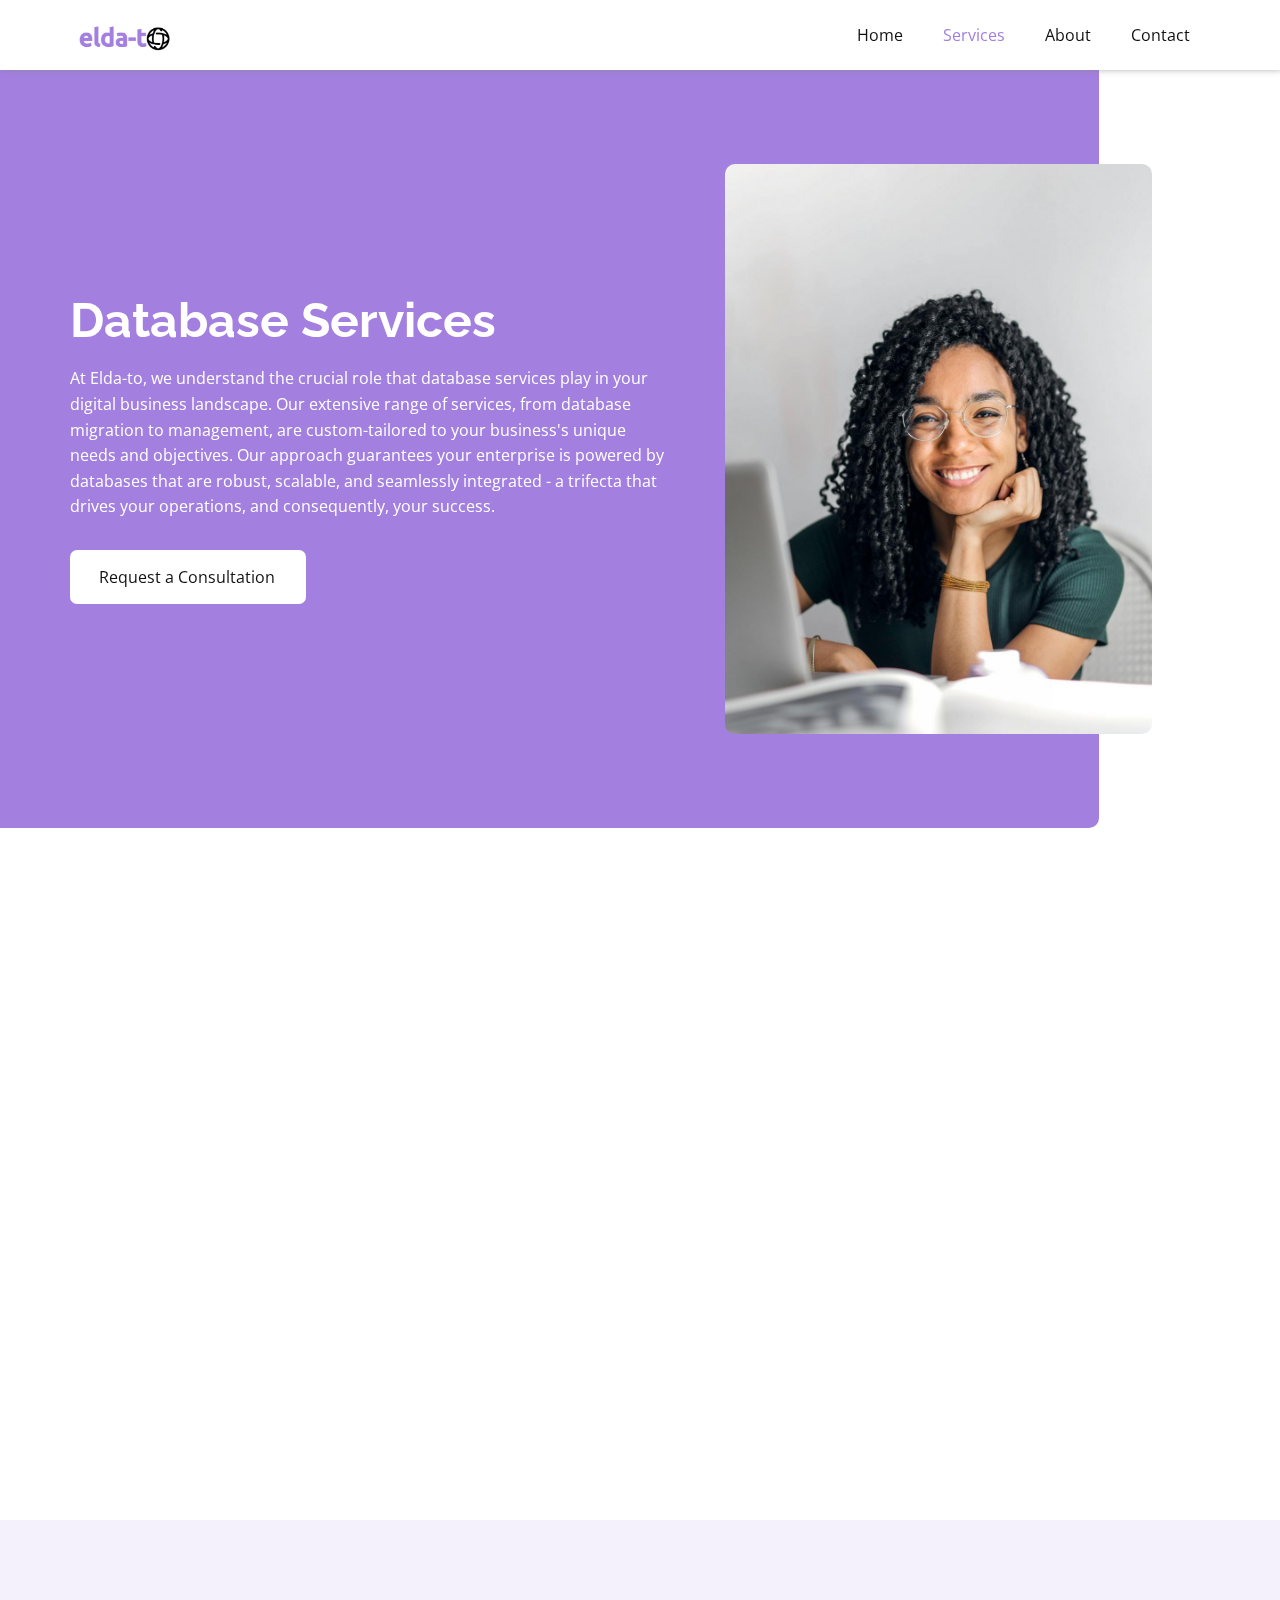
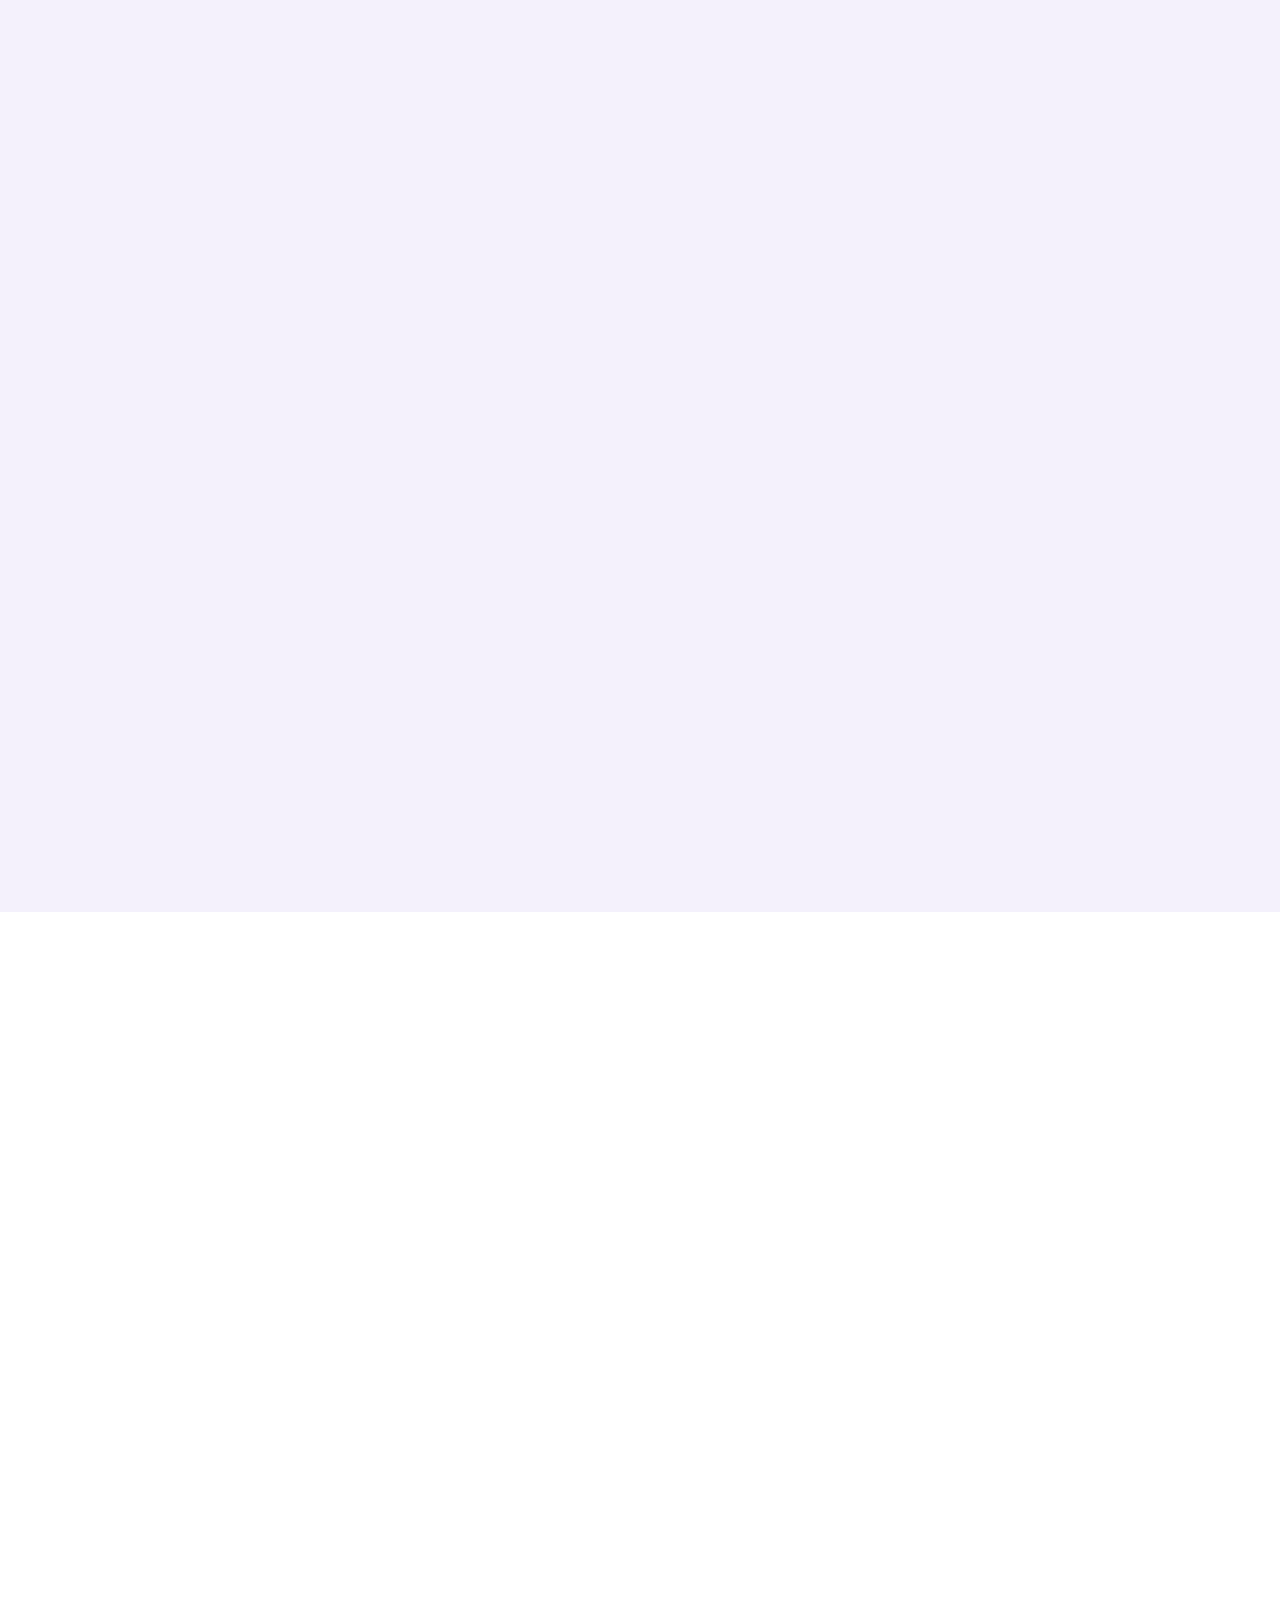
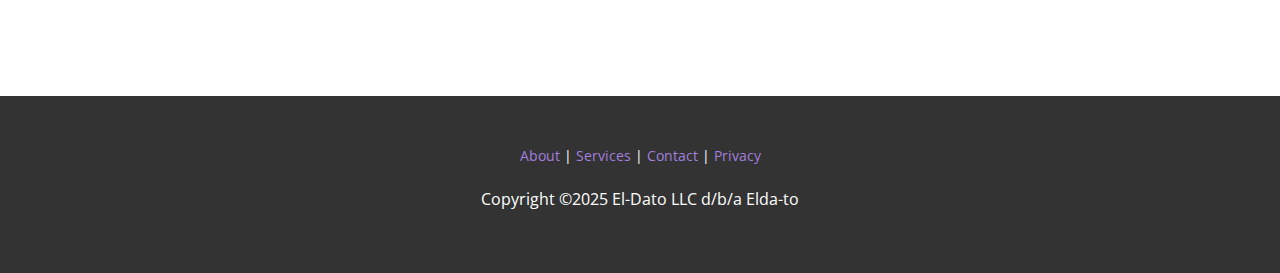
<file: Database.html>
<!DOCTYPE html>
<html style="font-size: 16px;" lang="en-US"><head>
    <meta name="viewport" content="width=device-width, initial-scale=1.0">
    <meta charset="utf-8">
    <meta name="keywords" content="​Best Virtual Assistant For Your Business, Services We Provide, How It Works, ​Every Task Tackled. Every Challenge Checked, ​Top Reasons to Partner With Us, Our Clients Say, ​Simplify Your Work with a Virtual Assistant Company, Latest Posts, ​Your Questions Answered, ​Complete Building Services, ​&nbsp;&nbsp;Let&amp;apos;s talk">
    <meta name="description" content="​Elda-to is the industry leader in 100% onshore data infrastructure managed services. Through our strategic technology partnerships, highly specialized teams and platform-agnostic approach, we empower companies to transform their business with the power of data, analytics and the cloud.">
    <title>Database</title>
    <link rel="stylesheet" href="nicepage.css" media="screen">
<link rel="stylesheet" href="Database.css" media="screen">
    <script class="u-script" type="text/javascript" src="jquery.js" defer=""></script>
    <script class="u-script" type="text/javascript" src="nicepage.js" defer=""></script>
    <meta name="generator" content="Nicepage 7.2.3, nicepage.com">
    <link rel="icon" href="images/favicon.ico">
    
    
    
    
    
    
    <link id="u-theme-google-font" rel="stylesheet" href="https://fonts.googleapis.com/css?family=Raleway:100,100i,200,200i,300,300i,400,400i,500,500i,600,600i,700,700i,800,800i,900,900i|Open+Sans:300,300i,400,400i,500,500i,600,600i,700,700i,800,800i">
    <script type="application/ld+json">{
		"@context": "http://schema.org",
		"@type": "Organization",
		"name": "elda-to",
		"logo": "images/logo.png"
}</script>
    <meta name="theme-color" content="#a37fdf">
    <meta property="og:title" content="Database">
    <meta property="og:description" content="​Elda-to is the industry leader in 100% onshore data infrastructure managed services. Through our strategic technology partnerships, highly specialized teams and platform-agnostic approach, we empower companies to transform their business with the power of data, analytics and the cloud.">
    <meta property="og:type" content="website">
  <meta data-intl-tel-input-cdn-path="intlTelInput/"></head>
  <body data-path-to-root="./" data-include-products="false" class="u-body u-xl-mode" data-lang="en"><header class="u-box-shadow u-clearfix u-header u-sticky u-sticky-c739 u-white u-header" id="sec-5bce"><div class="u-clearfix u-sheet u-valign-middle u-sheet-1">
        <a href="./" data-page-id="727101543" class="u-image u-logo u-image-1" data-image-width="165" data-image-height="50" title="Home">
          <img src="images/logo.png" class="u-logo-image u-logo-image-1">
        </a>
        <nav class="u-menu u-menu-dropdown u-offcanvas u-menu-1">
          <div class="menu-collapse" style="font-size: 1rem; letter-spacing: 0px;">
            <a class="u-button-style u-custom-left-right-menu-spacing u-custom-padding-bottom u-custom-top-bottom-menu-spacing u-hamburger-link u-nav-link u-text-active-palette-1-base u-text-hover-palette-2-base" href="#">
              <svg class="u-svg-link" viewBox="0 0 24 24"><use xlink:href="#menu-hamburger"></use></svg>
              <svg class="u-svg-content" version="1.1" id="menu-hamburger" viewBox="0 0 16 16" x="0px" y="0px" xmlns:xlink="http://www.w3.org/1999/xlink" xmlns="http://www.w3.org/2000/svg"><g><rect y="1" width="16" height="2"></rect><rect y="7" width="16" height="2"></rect><rect y="13" width="16" height="2"></rect>
</g></svg>
            </a>
          </div>
          <div class="u-custom-menu u-nav-container">
            <ul class="u-nav u-unstyled u-nav-1"><li class="u-nav-item"><a class="u-button-style u-nav-link u-text-active-palette-1-base u-text-hover-palette-2-base" href="./" style="padding: 10px 20px;">Home</a>
</li><li class="u-nav-item"><a class="u-button-style u-nav-link u-text-active-palette-1-base u-text-hover-palette-2-base" href="#" style="padding: 10px 20px;">Services</a><div class="u-nav-popup"><ul class="u-h-spacing-20 u-nav u-unstyled u-v-spacing-10 u-nav-2"><li class="u-nav-item"><a class="u-button-style u-nav-link u-white" href="Application.html">Application</a>
</li><li class="u-nav-item"><a class="u-button-style u-nav-link u-white" href="Cloud.html">Cloud</a>
</li><li class="u-nav-item"><a class="u-button-style u-nav-link u-white" href="Cybersecurity.html">Cybersecuity</a>
</li><li class="u-nav-item"><a class="u-button-style u-nav-link u-white" href="Database.html">Database</a>
</li><li class="u-nav-item"><a class="u-button-style u-nav-link u-white" href="Data-Analytics.html">Data Analytics</a>
</li></ul>
</div>
</li><li class="u-nav-item"><a class="u-button-style u-nav-link u-text-active-palette-1-base u-text-hover-palette-2-base" href="About.html" style="padding: 10px 20px;">About</a>
</li><li class="u-nav-item"><a class="u-button-style u-nav-link u-text-active-palette-1-base u-text-hover-palette-2-base" href="Contact.html" style="padding: 10px 20px;">Contact</a>
</li></ul>
          </div>
          <div class="u-custom-menu u-nav-container-collapse">
            <div class="u-black u-container-style u-inner-container-layout u-opacity u-opacity-95 u-sidenav">
              <div class="u-inner-container-layout u-sidenav-overflow">
                <div class="u-menu-close"></div>
                <ul class="u-align-center u-nav u-popupmenu-items u-unstyled u-nav-3"><li class="u-nav-item"><a class="u-button-style u-nav-link" href="./">Home</a>
</li><li class="u-nav-item"><a class="u-button-style u-nav-link" href="#">Services</a><div class="u-nav-popup"><ul class="u-h-spacing-20 u-nav u-unstyled u-v-spacing-10 u-nav-4"><li class="u-nav-item"><a class="u-button-style u-nav-link" href="Application.html">Application</a>
</li><li class="u-nav-item"><a class="u-button-style u-nav-link" href="Cloud.html">Cloud</a>
</li><li class="u-nav-item"><a class="u-button-style u-nav-link" href="Cybersecurity.html">Cybersecuity</a>
</li><li class="u-nav-item"><a class="u-button-style u-nav-link" href="Database.html">Database</a>
</li><li class="u-nav-item"><a class="u-button-style u-nav-link" href="Data-Analytics.html">Data Analytics</a>
</li></ul>
</div>
</li><li class="u-nav-item"><a class="u-button-style u-nav-link" href="About.html">About</a>
</li><li class="u-nav-item"><a class="u-button-style u-nav-link" href="Contact.html">Contact</a>
</li></ul>
              </div>
            </div>
            <div class="u-black u-menu-overlay u-opacity u-opacity-70"></div>
          </div>
        </nav>
      </div><style class="u-sticky-style" data-style-id="c739">.u-sticky-fixed.u-sticky-c739, .u-body.u-sticky-fixed .u-sticky-c739 {
box-shadow: 5px 5px 20px 0 rgba(0,0,0,0.4) !important
}</style></header>
    <section class="u-clearfix u-valign-middle-sm u-section-1" id="sec-f0ff">
      <div class="u-expanded-height u-palette-1-base u-radius u-shape u-shape-round u-shape-1" data-animation-name="customAnimationIn" data-animation-duration="1500" data-animation-delay="0"></div>
      <div class="custom-expanded data-layout-selected u-clearfix u-layout-wrap u-layout-wrap-1">
        <div class="u-layout">
          <div class="u-layout-row">
            <div class="u-size-31-sm u-size-31-xs u-size-33-lg u-size-33-xl u-size-60-md">
              <div class="u-layout-col">
                <div class="u-size-60">
                  <div class="u-layout-row">
                    <div class="u-container-style u-layout-cell u-size-60 u-layout-cell-1" data-animation-name="customAnimationIn" data-animation-duration="1500" data-animation-delay="200">
                      <div class="u-container-layout u-valign-middle u-container-layout-1">
                        <h2 class="u-text u-text-body-alt-color u-text-default u-text-1">Database Services</h2>
                        <p class="u-text u-text-body-alt-color u-text-default u-text-2"> At Elda-to, we understand the crucial role that database services play in your digital business landscape. Our extensive range of services, from database migration to management, are custom-tailored to your business's unique needs and objectives. Our approach guarantees your enterprise is powered by databases that are robust, scalable, and seamlessly integrated - a trifecta that drives your operations, and consequently, your success.</p>
                        <a href="Contact.html" data-page-id="219253761" class="u-active-palette-1-light-3 u-border-none u-btn u-button-style u-hover-palette-1-light-3 u-radius u-white u-btn-1"> Request a Consultation</a>
                      </div>
                    </div>
                  </div>
                </div>
              </div>
            </div>
            <div class="u-size-27-lg u-size-27-xl u-size-29-sm u-size-29-xs u-size-60-md">
              <div class="u-layout-col">
                <div class="u-container-align-left u-container-style u-layout-cell u-radius u-size-60 u-layout-cell-2">
                  <div class="u-container-layout u-valign-middle-lg u-valign-middle-xl u-valign-top-md u-valign-top-sm u-valign-top-xs u-container-layout-2">
                    <img class="u-expanded-width-xs u-image u-image-round u-radius u-image-1" src="images/pexels-olly-3769021.jpg" data-image-width="6100" data-image-height="4067" data-animation-name="customAnimationIn" data-animation-duration="1500" data-animation-delay="500">
                  </div>
                </div>
              </div>
            </div>
          </div>
        </div>
      </div>
    </section>
    <section class="u-align-center u-clearfix u-container-align-center u-white u-section-2" src="" id="carousel_8e65">
      <div class="u-clearfix u-sheet u-sheet-1">
        <h2 class="u-align-center u-text u-text-default u-text-1" data-animation-name="customAnimationIn" data-animation-duration="1500" data-animation-delay="0">Database Services</h2>
        <p class="u-align-center u-text u-text-2" data-animation-name="customAnimationIn" data-animation-duration="1500" data-animation-delay="200"> Elda-to is America's #1 MSP for expert, 100% onshore database services and support. Contact our DBA&nbsp;experts today to explore how we can empower your business with flexible, fully-managed database services.</p>
        <div class="u-expanded-width u-list u-list-1">
          <div class="u-repeater u-repeater-1">
            <div class="u-container-align-left u-container-style u-list-item u-palette-1-light-3 u-radius u-repeater-item u-shape-round u-list-item-1" data-animation-name="customAnimationIn" data-animation-duration="1500" data-animation-delay="500">
              <div class="u-container-layout u-similar-container u-valign-top u-container-layout-1">
                <span class="u-align-left u-file-icon u-icon u-text-palette-1-base u-icon-1" data-animation-name="" data-animation-duration="0" data-animation-delay="0" data-animation-direction="">
                  <img src="images/15113284-93c023cd.png" alt="">
                </span>
                <h4 class="u-align-left u-text u-text-palette-1-base u-text-3">Database Managed Services</h4>
                <p class="u-align-left u-text u-text-default u-text-4">Achieve seamless and efficient database management with our monitoring, maintenance, and optimization services across all major database platforms.</p>
                <a href="Contact.html" data-page-id="219253761" class="u-active-none u-align-left u-border-active-palette-1-base u-border-hover-palette-1-base u-border-none u-btn u-button-style u-hover-none u-none u-text-active-black u-text-hover-black u-text-palette-1-base u-btn-1">Get Started&nbsp;&nbsp;<span class="u-file-icon u-icon u-text-palette-1-base">
                    <img src="images/4.png" alt="">
                  </span>
                </a>
              </div>
            </div>
            <div class="u-container-align-left u-container-style u-list-item u-palette-1-light-3 u-radius u-repeater-item u-shape-round u-list-item-2" data-animation-name="customAnimationIn" data-animation-duration="1500" data-animation-delay="500">
              <div class="u-container-layout u-similar-container u-valign-top u-container-layout-2">
                <span class="u-align-left u-file-icon u-icon u-text-palette-1-base u-icon-3" data-animation-name="" data-animation-duration="0" data-animation-delay="0" data-animation-direction="">
                  <img src="images/15337048-23f74aaa.png" alt="">
                </span>
                <h4 class="u-align-left u-text u-text-palette-1-base u-text-5">Database Migration Services</h4>
                <p class="u-align-left u-text u-text-default u-text-6">Accelerate your digital transformation journey with our secure, efficient migration services. We ensure a swift migration with minimal downtime.</p>
                <a href="Contact.html" data-page-id="219253761" class="u-active-none u-align-left u-border-active-palette-1-base u-border-hover-palette-1-base u-border-none u-btn u-button-style u-hover-none u-none u-text-active-black u-text-hover-black u-text-palette-1-base u-btn-2">Get Started&nbsp;&nbsp;<span class="u-file-icon u-icon u-text-palette-1-base">
                    <img src="images/4.png" alt="">
                  </span>
                </a>
              </div>
            </div>
            <div class="u-container-align-left u-container-style u-list-item u-palette-1-light-3 u-radius u-repeater-item u-shape-round u-list-item-3" data-animation-name="customAnimationIn" data-animation-duration="1500" data-animation-delay="500">
              <div class="u-container-layout u-similar-container u-valign-top u-container-layout-3">
                <span class="u-align-left u-file-icon u-icon u-text-palette-1-base u-icon-5" data-animation-name="" data-animation-duration="0" data-animation-delay="0" data-animation-direction="">
                  <img src="images/15113502-af7ed181.png" alt="">
                </span>
                <h4 class="u-align-left u-text u-text-palette-1-base u-text-7">Database Compliance Audits</h4>
                <p class="u-align-left u-text u-text-default u-text-8"> Don’t risk your database security.&nbsp;<br>Elda-to's thorough security audit analyzes every aspect of your database to ensure complete protection.
                </p>
                <a href="Contact.html" data-page-id="219253761" class="u-active-none u-align-left u-border-active-palette-1-base u-border-hover-palette-1-base u-border-none u-btn u-button-style u-hover-none u-none u-text-active-black u-text-hover-black u-text-palette-1-base u-btn-3"> Get Started&nbsp;&nbsp;<span class="u-file-icon u-icon u-text-palette-1-base">
                    <img src="images/4.png" alt="">
                  </span>
                </a>
              </div>
            </div>
          </div>
        </div>
      </div>
    </section>
    <section class="u-align-center u-clearfix u-container-align-center u-palette-1-light-3 u-section-3" id="carousel_0fc0">
      <div class="u-clearfix u-sheet u-valign-middle u-sheet-1">
        <h2 class="u-text u-text-default u-text-1" data-animation-name="customAnimationIn" data-animation-duration="1500" data-animation-delay="0">Why Elda-to</h2>
        <p class="u-text u-text-2" data-animation-name="customAnimationIn" data-animation-duration="1500" data-animation-delay="0"> Discover why today’s leading brands choose Elda-to's database migration, management and compliance services.</p>
        <div class="data-layout-selected u-clearfix u-expanded-width u-layout-wrap u-layout-wrap-1">
          <div class="u-layout">
            <div class="u-layout-row">
              <div class="u-container-align-left u-container-style u-layout-cell u-size-29-lg u-size-34-xl u-size-60-md u-size-60-sm u-size-60-xs u-layout-cell-1" data-animation-name="customAnimationIn" data-animation-duration="1500" data-animation-delay="0">
                <div class="u-container-layout u-valign-top u-container-layout-1">
                  <div class="u-accordion u-expanded-width u-faq u-spacing-20 u-accordion-1">
                    <div class="u-accordion-item">
                      <a class="active u-accordion-link u-active-white u-border-active-grey-75 u-border-hover-grey-75 u-btn-round u-button-style u-hover-white u-palette-1-base u-radius u-text-active-palette-1-base u-text-body-alt-color u-text-hover-palette-1-base u-accordion-link-1" id="link-accordion-6327" aria-controls="accordion-6327" aria-selected="true">
                        <span class="u-accordion-link-text"> Deep Database Expertise</span>
                        <span class="u-accordion-link-icon u-icon u-icon-circle u-palette-1-base u-text-white u-icon-1">
                          <svg class="u-svg-link" preserveAspectRatio="xMidYMin slice" viewBox="0 0 16 16" style=""><use xmlns:xlink="http://www.w3.org/1999/xlink" xlink:href="#svg-8021"></use></svg>
                          <svg class="u-svg-content" viewBox="0 0 16 16" x="0px" y="0px" id="svg-8021" style=""><path d="M8,10.7L1.6,5.3c-0.4-0.4-1-0.4-1.3,0c-0.4,0.4-0.4,0.9,0,1.3l7.2,6.1c0.1,0.1,0.4,0.2,0.6,0.2s0.4-0.1,0.6-0.2l7.1-6
	c0.4-0.4,0.4-0.9,0-1.3c-0.4-0.4-1-0.4-1.3,0L8,10.7z"></path></svg>
                        </span>
                      </a>
                      <div class="u-accordion-active u-accordion-pane u-container-style u-accordion-pane-1" id="accordion-6327" aria-labelledby="link-accordion-6327">
                        <div class="u-container-layout u-container-layout-2">
                          <div class="fr-view u-clearfix u-rich-text u-text">
                            <p id="isPasted">We provide unparalleled DBA expertise and 100% onshore 24x7 support for your crucial enterprise databases. </p>
                          </div>
                        </div>
                      </div>
                    </div>
                    <div class="u-accordion-item">
                      <a class="u-accordion-link u-active-white u-border-active-grey-75 u-border-hover-grey-75 u-btn-round u-button-style u-hover-white u-palette-1-base u-radius u-text-active-palette-1-base u-text-body-alt-color u-text-hover-palette-1-base u-accordion-link-2" id="link-accordion-4aab" aria-controls="accordion-4aab" aria-selected="false">
                        <span class="u-accordion-link-text"> Flexible Contracts</span>
                        <span class="u-accordion-link-icon u-icon u-icon-circle u-palette-1-base u-text-white u-icon-2">
                          <svg class="u-svg-link" preserveAspectRatio="xMidYMin slice" viewBox="0 0 16 16" style=""><use xmlns:xlink="http://www.w3.org/1999/xlink" xlink:href="#svg-3470"></use></svg>
                          <svg class="u-svg-content" viewBox="0 0 16 16" x="0px" y="0px" id="svg-3470" style=""><path d="M8,10.7L1.6,5.3c-0.4-0.4-1-0.4-1.3,0c-0.4,0.4-0.4,0.9,0,1.3l7.2,6.1c0.1,0.1,0.4,0.2,0.6,0.2s0.4-0.1,0.6-0.2l7.1-6
	c0.4-0.4,0.4-0.9,0-1.3c-0.4-0.4-1-0.4-1.3,0L8,10.7z"></path></svg>
                        </span>
                      </a>
                      <div class="u-accordion-pane u-container-style u-accordion-pane-2" id="accordion-4aab" aria-labelledby="link-accordion-4aab">
                        <div class="u-container-layout u-container-layout-3">
                          <div class="fr-view u-clearfix u-rich-text u-text">
                            <p id="isPasted">Whether you need full or supplemental database support, our flexible packages augment your capabilities and scale with your business. </p>
                          </div>
                        </div>
                      </div>
                    </div>
                    <div class="u-accordion-item">
                      <a class="u-accordion-link u-active-white u-border-active-grey-75 u-border-hover-grey-75 u-btn-round u-button-style u-hover-white u-palette-1-base u-radius u-text-active-palette-1-base u-text-body-alt-color u-text-hover-palette-1-base u-accordion-link-3" id="link-accordion-eb1f" aria-controls="accordion-eb1f" aria-selected="false">
                        <span class="u-accordion-link-text">Cost Effective</span>
                        <span class="u-accordion-link-icon u-icon u-icon-circle u-palette-1-base u-text-white u-icon-3">
                          <svg class="u-svg-link" preserveAspectRatio="xMidYMin slice" viewBox="0 0 16 16" style=""><use xmlns:xlink="http://www.w3.org/1999/xlink" xlink:href="#svg-e07d"></use></svg>
                          <svg class="u-svg-content" viewBox="0 0 16 16" x="0px" y="0px" id="svg-e07d" style=""><path d="M8,10.7L1.6,5.3c-0.4-0.4-1-0.4-1.3,0c-0.4,0.4-0.4,0.9,0,1.3l7.2,6.1c0.1,0.1,0.4,0.2,0.6,0.2s0.4-0.1,0.6-0.2l7.1-6
	c0.4-0.4,0.4-0.9,0-1.3c-0.4-0.4-1-0.4-1.3,0L8,10.7z"></path></svg>
                        </span>
                      </a>
                      <div class="u-accordion-pane u-container-style u-accordion-pane-3" id="accordion-eb1f" aria-labelledby="link-accordion-eb1f">
                        <div class="u-container-layout u-container-layout-4">
                          <div class="fr-view u-clearfix u-rich-text u-text">
                            <p id="isPasted">With our competitive pricing structure, we provide top-notch database services that deliver high value and maximize your return on investment.</p>
                          </div>
                        </div>
                      </div>
                    </div>
                    <div class="u-accordion-item">
                      <a class="u-accordion-link u-active-white u-border-active-grey-75 u-border-hover-grey-75 u-btn-round u-button-style u-hover-white u-palette-1-base u-radius u-text-active-palette-1-base u-text-body-alt-color u-text-hover-palette-1-base u-accordion-link-4" id="link-23a6" aria-controls="23a6" aria-selected="false">
                        <span class="u-accordion-link-text"> 100% Onshore Support</span>
                        <span class="u-accordion-link-icon u-icon u-icon-circle u-palette-1-base u-text-white u-icon-4">
                          <svg class="u-svg-link" preserveAspectRatio="xMidYMin slice" viewBox="0 0 16 16" style=""><use xlink:href="#svg-77c4"></use></svg>
                          <svg class="u-svg-content" viewBox="0 0 16 16" x="0px" y="0px" id="svg-77c4"><path d="M8,10.7L1.6,5.3c-0.4-0.4-1-0.4-1.3,0c-0.4,0.4-0.4,0.9,0,1.3l7.2,6.1c0.1,0.1,0.4,0.2,0.6,0.2s0.4-0.1,0.6-0.2l7.1-6
	c0.4-0.4,0.4-0.9,0-1.3c-0.4-0.4-1-0.4-1.3,0L8,10.7z"></path></svg>
                        </span>
                      </a>
                      <div class="u-accordion-pane u-container-style u-accordion-pane-4" id="23a6" aria-labelledby="link-23a6">
                        <div class="u-container-layout u-container-layout-5">
                          <div class="fr-view u-clearfix u-rich-text u-text">
                            <p id="isPasted">Get 100% US-based, 24x7 database monitoring and support from leading DBA experts across all major database platforms. </p>
                          </div>
                        </div>
                      </div>
                    </div>
                    <div class="u-accordion-item">
                      <a class="u-accordion-link u-active-white u-border-active-grey-75 u-border-hover-grey-75 u-btn-round u-button-style u-hover-white u-palette-1-base u-radius u-text-active-palette-1-base u-text-body-alt-color u-text-hover-palette-1-base u-accordion-link-5" id="link-98b1" aria-controls="98b1" aria-selected="false">
                        <span class="u-accordion-link-text">Technology-Platform Agnostic</span>
                        <span class="u-accordion-link-icon u-icon u-icon-circle u-palette-1-base u-text-white u-icon-5">
                          <svg class="u-svg-link" preserveAspectRatio="xMidYMin slice" viewBox="0 0 16 16" style=""><use xlink:href="#svg-652b"></use></svg>
                          <svg class="u-svg-content" viewBox="0 0 16 16" x="0px" y="0px" id="svg-652b"><path d="M8,10.7L1.6,5.3c-0.4-0.4-1-0.4-1.3,0c-0.4,0.4-0.4,0.9,0,1.3l7.2,6.1c0.1,0.1,0.4,0.2,0.6,0.2s0.4-0.1,0.6-0.2l7.1-6
	c0.4-0.4,0.4-0.9,0-1.3c-0.4-0.4-1-0.4-1.3,0L8,10.7z"></path></svg>
                        </span>
                      </a>
                      <div class="u-accordion-pane u-container-style u-accordion-pane-5" id="98b1" aria-labelledby="link-98b1">
                        <div class="u-container-layout u-container-layout-6">
                          <div class="fr-view u-clearfix u-rich-text u-text">
                            <p id="isPasted">Partner with a trusted, unbiased provider possessing expertise across all databases, systems, and platforms.&nbsp;</p>
                          </div>
                        </div>
                      </div>
                    </div>
                    <div class="u-accordion-item">
                      <a class="u-accordion-link u-active-white u-border-active-grey-75 u-border-hover-grey-75 u-btn-round u-button-style u-hover-white u-palette-1-base u-radius u-text-active-palette-1-base u-text-body-alt-color u-text-hover-palette-1-base u-accordion-link-6" id="link-edd0" aria-controls="edd0" aria-selected="false">
                        <span class="u-accordion-link-text"> Guaranteed SLAs</span>
                        <span class="u-accordion-link-icon u-icon u-icon-circle u-palette-1-base u-text-white u-icon-6">
                          <svg class="u-svg-link" preserveAspectRatio="xMidYMin slice" viewBox="0 0 16 16" style=""><use xlink:href="#svg-bc2e"></use></svg>
                          <svg class="u-svg-content" viewBox="0 0 16 16" x="0px" y="0px" id="svg-bc2e"><path d="M8,10.7L1.6,5.3c-0.4-0.4-1-0.4-1.3,0c-0.4,0.4-0.4,0.9,0,1.3l7.2,6.1c0.1,0.1,0.4,0.2,0.6,0.2s0.4-0.1,0.6-0.2l7.1-6
	c0.4-0.4,0.4-0.9,0-1.3c-0.4-0.4-1-0.4-1.3,0L8,10.7z"></path></svg>
                        </span>
                      </a>
                      <div class="u-accordion-pane u-container-style u-accordion-pane-6" id="edd0" aria-labelledby="link-edd0">
                        <div class="u-container-layout u-container-layout-7">
                          <div class="fr-view u-clearfix u-rich-text u-text">
                            <p id="isPasted">We are committed to delivering peak performance in database management, backed by rigorous service level agreements. </p>
                          </div>
                        </div>
                      </div>
                    </div>
                  </div>
                </div>
              </div>
              <div class="u-container-align-center-md u-container-style u-layout-cell u-size-26-xl u-size-31-lg u-size-60-md u-size-60-sm u-size-60-xs u-layout-cell-2" data-animation-name="customAnimationIn" data-animation-duration="1500" data-animation-delay="0">
                <div class="u-container-layout u-valign-middle-lg u-valign-middle-sm u-valign-middle-xs u-container-layout-8">
                  <div class="custom-expanded u-palette-1-base u-radius u-shape u-shape-round u-shape-1"></div>
                  <img class="u-image u-image-round u-radius u-image-1" src="images/pretty-smiling-woman-transperent.jpg" alt="" data-image-width="740" data-image-height="1110">
                </div>
              </div>
            </div>
          </div>
        </div>
      </div>
    </section>
    <section class="u-clearfix u-container-align-center-xl u-container-align-center-xs u-white u-section-4" id="sec-2e8a">
      <div class="u-clearfix u-sheet u-sheet-1">
        <div class="u-palette-1-base u-radius u-shape u-shape-round u-shape-1" data-animation-name="flipIn" data-animation-duration="1000" data-animation-delay="500" data-animation-direction="X"></div>
        <img class="u-image u-image-round u-radius u-image-1" src="images/woman-working-office-using-printer8.jpg" alt="" data-image-width="1200" data-image-height="944" data-animation-name="customAnimationIn" data-animation-duration="1500" data-animation-delay="0">
        <div class="u-align-left u-container-align-left u-container-style u-expanded-width-sm u-expanded-width-xs u-group u-palette-1-base u-radius u-shape-round u-group-1" data-animation-name="customAnimationIn" data-animation-duration="1500" data-animation-delay="500" data-animation-direction="X" data-animation-out="1">
          <div class="u-container-layout u-container-layout-1">
            <h2 class="u-align-left u-text u-text-1">Ready To Optimize Your Database Performance?</h2>
            <a href="Contact.html" data-page-id="219253761" class="u-active-white u-align-left u-border-none u-btn u-button-style u-hover-white u-radius u-text-active-palette-1-base u-text-hover-palette-1-base u-btn-1">Get​ Started</a>
          </div>
        </div>
      </div>
    </section>
    
    
    
    <footer class="u-align-center u-clearfix u-container-align-center u-footer u-grey-80 u-footer" id="sec-553b"><div class="u-clearfix u-sheet u-sheet-1">
        <p class="u-align-center u-small-text u-text u-text-variant u-text-1">
          <a href="About.html" data-page-id="8295660" class="u-active-none u-border-none u-btn u-button-link u-button-style u-hover-none u-none u-text-palette-1-base u-btn-1">About </a>| <a href="./#sec-e104" data-page-id="727101543" class="u-active-none u-border-none u-btn u-button-link u-button-style u-hover-none u-none u-text-palette-1-base u-btn-2">Services</a> | <a href="Contact.html" data-page-id="219253761" class="u-active-none u-border-none u-btn u-button-link u-button-style u-hover-none u-none u-text-palette-1-base u-btn-3">Contact</a> |&nbsp;<a href="Privacy-Policy.html" data-page-id="17024920" class="u-active-none u-border-none u-btn u-button-link u-button-style u-hover-none u-none u-text-palette-1-base u-btn-4">Privacy</a>
          <br>
        </p>
        <p class="u-align-center u-text u-text-2"> Copyright ​©2025 El-Dato LLC d/b/a Elda-to</p>
      </div></footer>
  
</body></html>
</file>
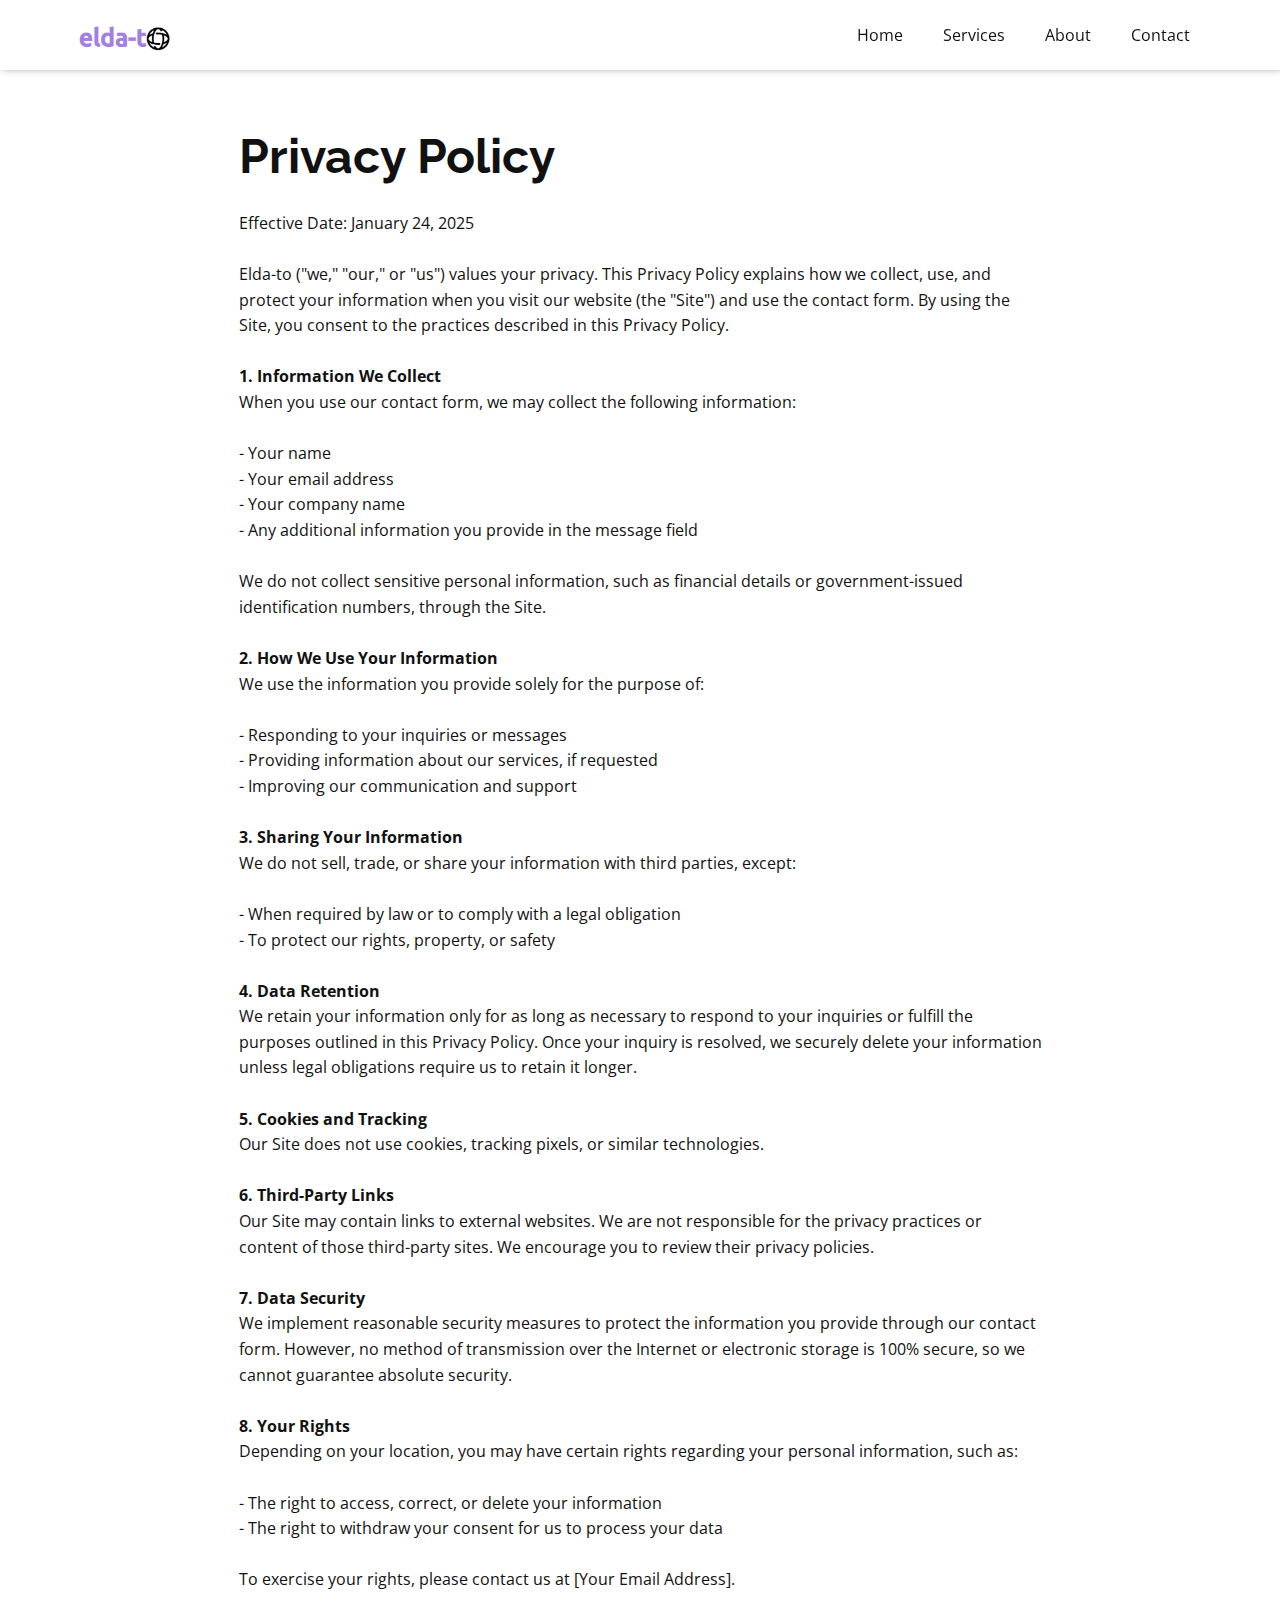
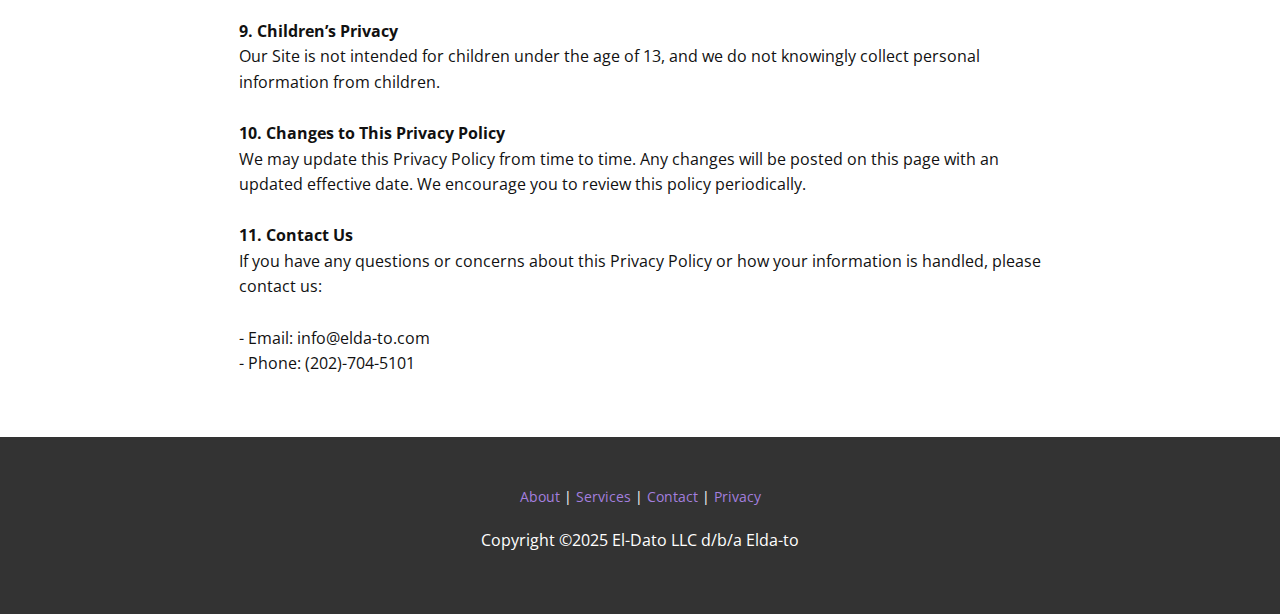
<file: Privacy-Policy.html>
<!DOCTYPE html>
<html style="font-size: 16px;" lang="en-US"><head>
    <meta name="viewport" content="width=device-width, initial-scale=1.0">
    <meta charset="utf-8">
    <meta name="keywords" content="​Best Virtual Assistant For Your Business, Services We Provide, How It Works, ​Every Task Tackled. Every Challenge Checked, ​Top Reasons to Partner With Us, Our Clients Say, ​Simplify Your Work with a Virtual Assistant Company, Latest Posts, ​Your Questions Answered, ​Complete Building Services, ​&nbsp;&nbsp;Let&amp;apos;s talk">
    <meta name="description" content="​Elda-to is the industry leader in 100% onshore data infrastructure managed services. Through our strategic technology partnerships, highly specialized teams and platform-agnostic approach, we empower companies to transform their business with the power of data, analytics and the cloud.">
    <title>Privacy Policy</title>
    <link rel="stylesheet" href="nicepage.css" media="screen">
<link rel="stylesheet" href="Privacy-Policy.css" media="screen">
    <script class="u-script" type="text/javascript" src="jquery.js" defer=""></script>
    <script class="u-script" type="text/javascript" src="nicepage.js" defer=""></script>
    <meta name="generator" content="Nicepage 7.2.3, nicepage.com">
    <link rel="icon" href="images/favicon.ico">
    
    
    
    <link id="u-theme-google-font" rel="stylesheet" href="https://fonts.googleapis.com/css?family=Raleway:100,100i,200,200i,300,300i,400,400i,500,500i,600,600i,700,700i,800,800i,900,900i|Open+Sans:300,300i,400,400i,500,500i,600,600i,700,700i,800,800i">
    <script type="application/ld+json">{
		"@context": "http://schema.org",
		"@type": "Organization",
		"name": "elda-to",
		"logo": "images/logo.png"
}</script>
    <meta name="theme-color" content="#a37fdf">
    <meta property="og:title" content="Privacy Policy">
    <meta property="og:description" content="​Elda-to is the industry leader in 100% onshore data infrastructure managed services. Through our strategic technology partnerships, highly specialized teams and platform-agnostic approach, we empower companies to transform their business with the power of data, analytics and the cloud.">
    <meta property="og:type" content="website">
  <meta data-intl-tel-input-cdn-path="intlTelInput/"></head>
  <body data-path-to-root="./" data-include-products="false" class="u-body u-xl-mode" data-lang="en"><header class="u-box-shadow u-clearfix u-header u-sticky u-sticky-c739 u-white u-header" id="sec-5bce"><div class="u-clearfix u-sheet u-valign-middle u-sheet-1">
        <a href="./" data-page-id="727101543" class="u-image u-logo u-image-1" data-image-width="165" data-image-height="50" title="Home">
          <img src="images/logo.png" class="u-logo-image u-logo-image-1">
        </a>
        <nav class="u-menu u-menu-dropdown u-offcanvas u-menu-1">
          <div class="menu-collapse" style="font-size: 1rem; letter-spacing: 0px;">
            <a class="u-button-style u-custom-left-right-menu-spacing u-custom-padding-bottom u-custom-top-bottom-menu-spacing u-hamburger-link u-nav-link u-text-active-palette-1-base u-text-hover-palette-2-base" href="#">
              <svg class="u-svg-link" viewBox="0 0 24 24"><use xlink:href="#menu-hamburger"></use></svg>
              <svg class="u-svg-content" version="1.1" id="menu-hamburger" viewBox="0 0 16 16" x="0px" y="0px" xmlns:xlink="http://www.w3.org/1999/xlink" xmlns="http://www.w3.org/2000/svg"><g><rect y="1" width="16" height="2"></rect><rect y="7" width="16" height="2"></rect><rect y="13" width="16" height="2"></rect>
</g></svg>
            </a>
          </div>
          <div class="u-custom-menu u-nav-container">
            <ul class="u-nav u-unstyled u-nav-1"><li class="u-nav-item"><a class="u-button-style u-nav-link u-text-active-palette-1-base u-text-hover-palette-2-base" href="./" style="padding: 10px 20px;">Home</a>
</li><li class="u-nav-item"><a class="u-button-style u-nav-link u-text-active-palette-1-base u-text-hover-palette-2-base" href="#" style="padding: 10px 20px;">Services</a><div class="u-nav-popup"><ul class="u-h-spacing-20 u-nav u-unstyled u-v-spacing-10 u-nav-2"><li class="u-nav-item"><a class="u-button-style u-nav-link u-white" href="Application.html">Application</a>
</li><li class="u-nav-item"><a class="u-button-style u-nav-link u-white" href="Cloud.html">Cloud</a>
</li><li class="u-nav-item"><a class="u-button-style u-nav-link u-white" href="Cybersecurity.html">Cybersecuity</a>
</li><li class="u-nav-item"><a class="u-button-style u-nav-link u-white" href="Database.html">Database</a>
</li><li class="u-nav-item"><a class="u-button-style u-nav-link u-white" href="Data-Analytics.html">Data Analytics</a>
</li></ul>
</div>
</li><li class="u-nav-item"><a class="u-button-style u-nav-link u-text-active-palette-1-base u-text-hover-palette-2-base" href="About.html" style="padding: 10px 20px;">About</a>
</li><li class="u-nav-item"><a class="u-button-style u-nav-link u-text-active-palette-1-base u-text-hover-palette-2-base" href="Contact.html" style="padding: 10px 20px;">Contact</a>
</li></ul>
          </div>
          <div class="u-custom-menu u-nav-container-collapse">
            <div class="u-black u-container-style u-inner-container-layout u-opacity u-opacity-95 u-sidenav">
              <div class="u-inner-container-layout u-sidenav-overflow">
                <div class="u-menu-close"></div>
                <ul class="u-align-center u-nav u-popupmenu-items u-unstyled u-nav-3"><li class="u-nav-item"><a class="u-button-style u-nav-link" href="./">Home</a>
</li><li class="u-nav-item"><a class="u-button-style u-nav-link" href="#">Services</a><div class="u-nav-popup"><ul class="u-h-spacing-20 u-nav u-unstyled u-v-spacing-10 u-nav-4"><li class="u-nav-item"><a class="u-button-style u-nav-link" href="Application.html">Application</a>
</li><li class="u-nav-item"><a class="u-button-style u-nav-link" href="Cloud.html">Cloud</a>
</li><li class="u-nav-item"><a class="u-button-style u-nav-link" href="Cybersecurity.html">Cybersecuity</a>
</li><li class="u-nav-item"><a class="u-button-style u-nav-link" href="Database.html">Database</a>
</li><li class="u-nav-item"><a class="u-button-style u-nav-link" href="Data-Analytics.html">Data Analytics</a>
</li></ul>
</div>
</li><li class="u-nav-item"><a class="u-button-style u-nav-link" href="About.html">About</a>
</li><li class="u-nav-item"><a class="u-button-style u-nav-link" href="Contact.html">Contact</a>
</li></ul>
              </div>
            </div>
            <div class="u-black u-menu-overlay u-opacity u-opacity-70"></div>
          </div>
        </nav>
      </div><style class="u-sticky-style" data-style-id="c739">.u-sticky-fixed.u-sticky-c739, .u-body.u-sticky-fixed .u-sticky-c739 {
box-shadow: 5px 5px 20px 0 rgba(0,0,0,0.4) !important
}</style></header>
    <section class="u-clearfix u-white u-section-1" id="sec-1e9e">
      <div class="u-clearfix u-sheet u-valign-middle u-sheet-1">
        <h2 class="u-text u-text-1">Privacy Policy</h2>
        <p class="u-text u-text-2">Effective Date: January 24, 2025<br>
          <br>Elda-to ("we," "our," or "us") values your privacy. This Privacy Policy explains how we collect, use, and protect your information when you visit our website (the "Site") and use the contact form. By using the Site, you consent to the practices described in this Privacy Policy.<br>
          <br>
          <span style="font-weight: 700;">1. Information We Collect</span>
          <br>When you use our contact form, we may collect the following information:<br>
          <br>- Your name<br>- Your email address<br>- Your company name<br>- Any additional information you provide in the message field<br>
          <br>We do not collect sensitive personal information, such as financial details or government-issued identification numbers, through the Site.<br>
          <br>
          <span style="font-weight: 700;">2. How We Use Your Information</span>
          <br>We use the information you provide solely for the purpose of:&nbsp;<br>
          <br>- Responding to your inquiries or messages<br>- Providing information about our services, if requested<br>- Improving our communication and support<br>
          <br>
          <span style="font-weight: 700;">3. Sharing Your Information</span>
          <br>We do not sell, trade, or share your information with third parties, except:&nbsp;<br>
          <br>- When required by law or to comply with a legal obligation<br>- To protect our rights, property, or safety<br>
          <br>
          <span style="font-weight: 700;">4. Data Retention</span>
          <br>We retain your information only for as long as necessary to respond to your inquiries or fulfill the purposes outlined in this Privacy Policy. Once your inquiry is resolved, we securely delete your information unless legal obligations require us to retain it longer.<br>
          <br>
          <span style="font-weight: 700;">5. Cookies and Tracking</span>
          <br>Our Site does not use cookies, tracking pixels, or similar technologies.<br>
          <br>
          <span style="font-weight: 700;">6. Third-Party Links</span>
          <br>Our Site may contain links to external websites. We are not responsible for the privacy practices or content of those third-party sites. We encourage you to review their privacy policies.<br>
          <br>
          <span style="font-weight: 700;">7. Data Security</span>
          <br>We implement reasonable security measures to protect the information you provide through our contact form. However, no method of transmission over the Internet or electronic storage is 100% secure, so we cannot guarantee absolute security.<br>
          <br>
          <span style="font-weight: 700;">8. Your Rights</span>
          <br>Depending on your location, you may have certain rights regarding your personal information, such as:&nbsp;<br>
          <br>- The right to access, correct, or delete your information<br>- The right to withdraw your consent for us to process your data<br>
          <br>To exercise your rights, please contact us at [Your Email Address].<br>
          <br>
          <span style="font-weight: 700;">9. Children’s Privacy</span>
          <br>Our Site is not intended for children under the age of 13, and we do not knowingly collect personal information from children.<br>
          <br>
          <span style="font-weight: 700;">10. Changes to This Privacy Policy</span>
          <br>We may update this Privacy Policy from time to time. Any changes will be posted on this page with an updated effective date. We encourage you to review this policy periodically.<br>
          <br>
          <span style="font-weight: 700;">11. Contact Us</span>
          <br>If you have any questions or concerns about this Privacy Policy or how your information is handled, please contact us:<br>
          <br>- Email: info@elda-to.com<br>- Phone: (202)-704-5101
        </p>
      </div>
    </section>
    
    
    
    <footer class="u-align-center u-clearfix u-container-align-center u-footer u-grey-80 u-footer" id="sec-553b"><div class="u-clearfix u-sheet u-sheet-1">
        <p class="u-align-center u-small-text u-text u-text-variant u-text-1">
          <a href="About.html" data-page-id="8295660" class="u-active-none u-border-none u-btn u-button-link u-button-style u-hover-none u-none u-text-palette-1-base u-btn-1">About </a>| <a href="./#sec-e104" data-page-id="727101543" class="u-active-none u-border-none u-btn u-button-link u-button-style u-hover-none u-none u-text-palette-1-base u-btn-2">Services</a> | <a href="Contact.html" data-page-id="219253761" class="u-active-none u-border-none u-btn u-button-link u-button-style u-hover-none u-none u-text-palette-1-base u-btn-3">Contact</a> |&nbsp;<a href="Privacy-Policy.html" data-page-id="17024920" class="u-active-none u-border-none u-btn u-button-link u-button-style u-hover-none u-none u-text-palette-1-base u-btn-4">Privacy</a>
          <br>
        </p>
        <p class="u-align-center u-text u-text-2"> Copyright ​©2025 El-Dato LLC d/b/a Elda-to</p>
      </div></footer>
  
</body></html>
</file>
